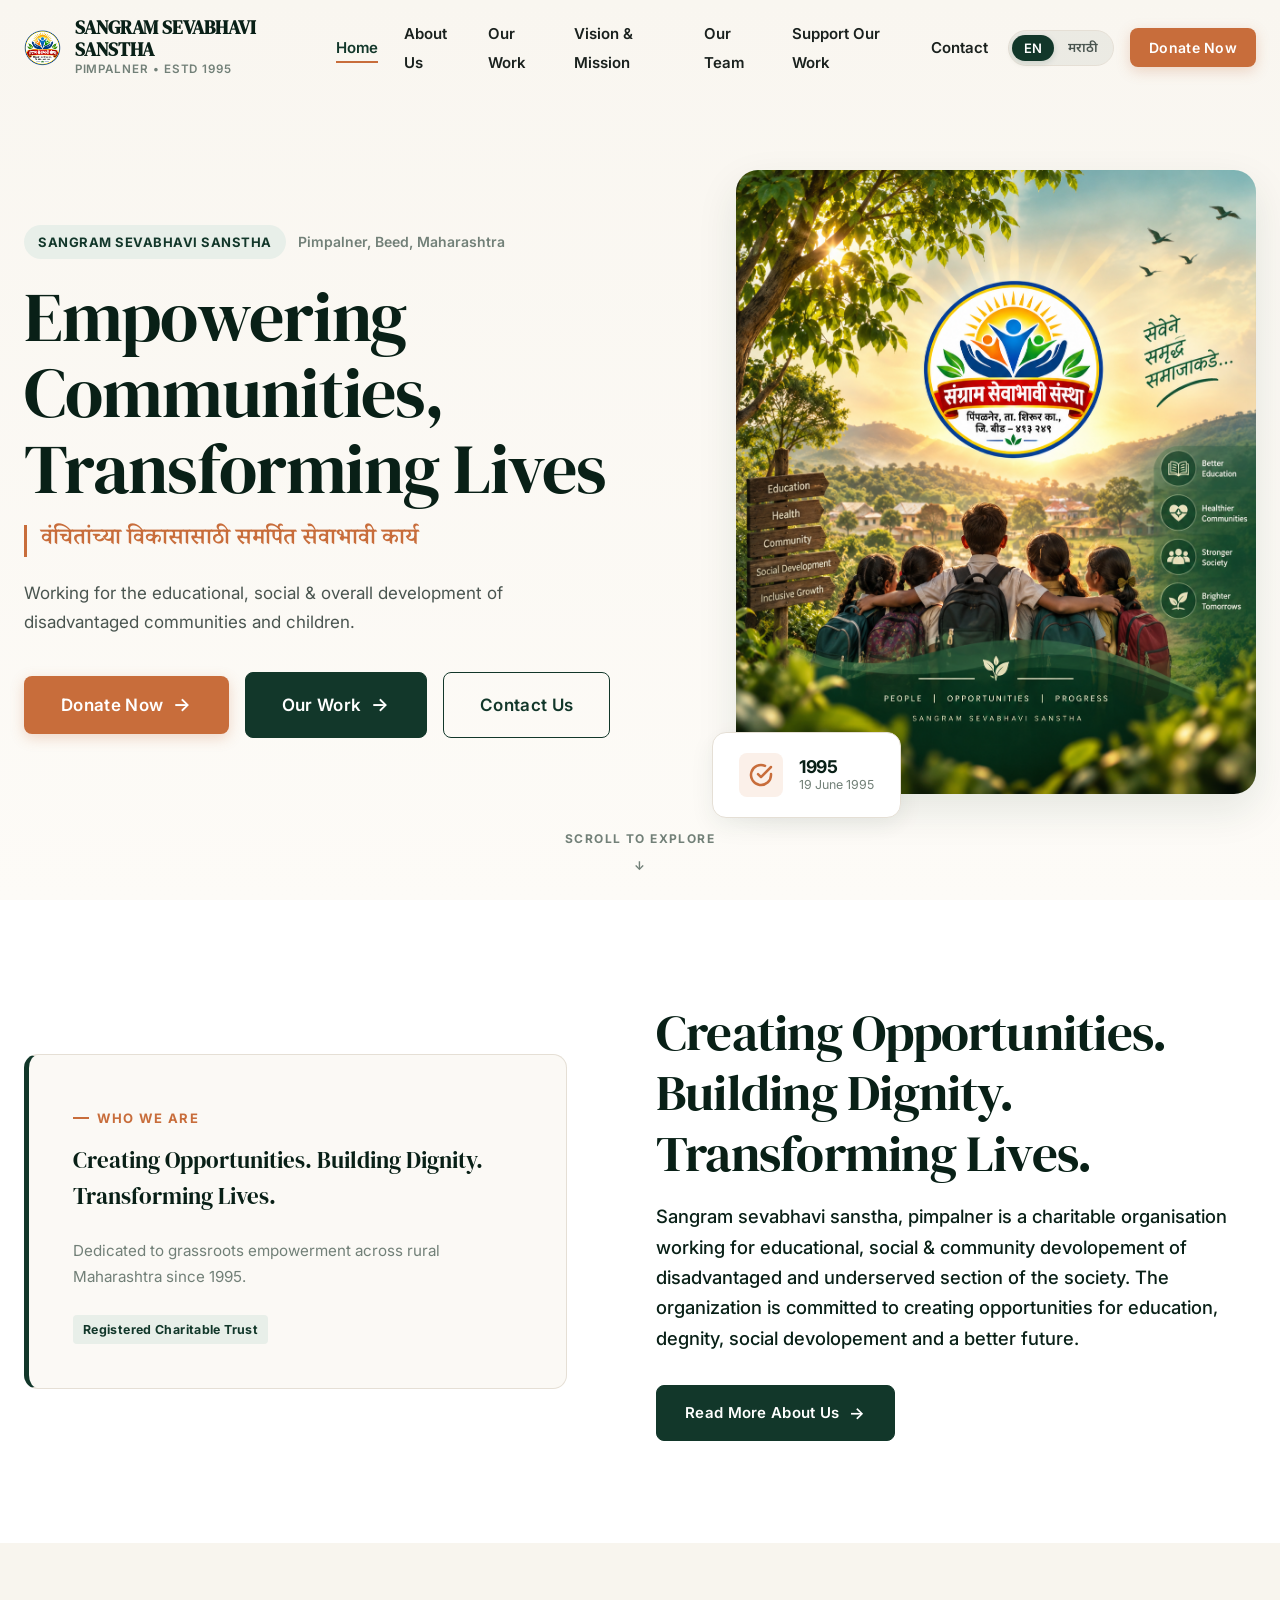
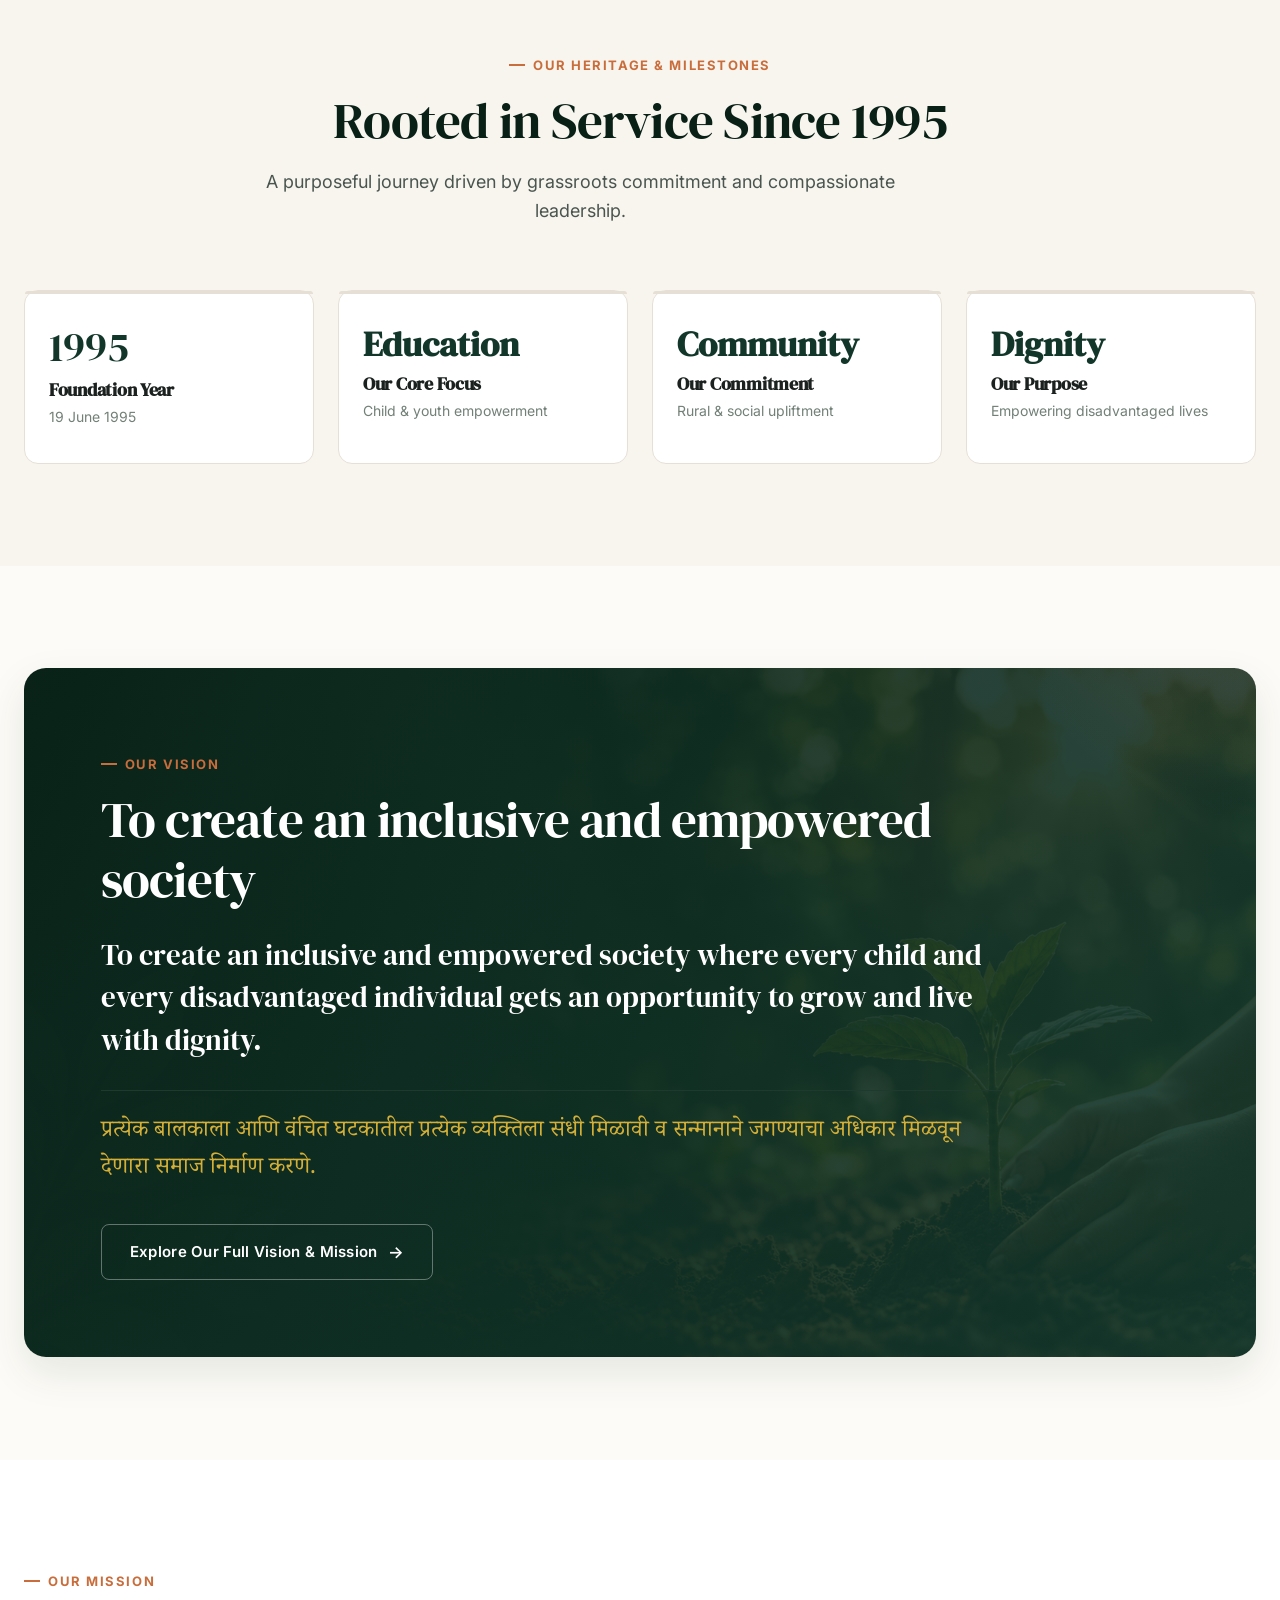
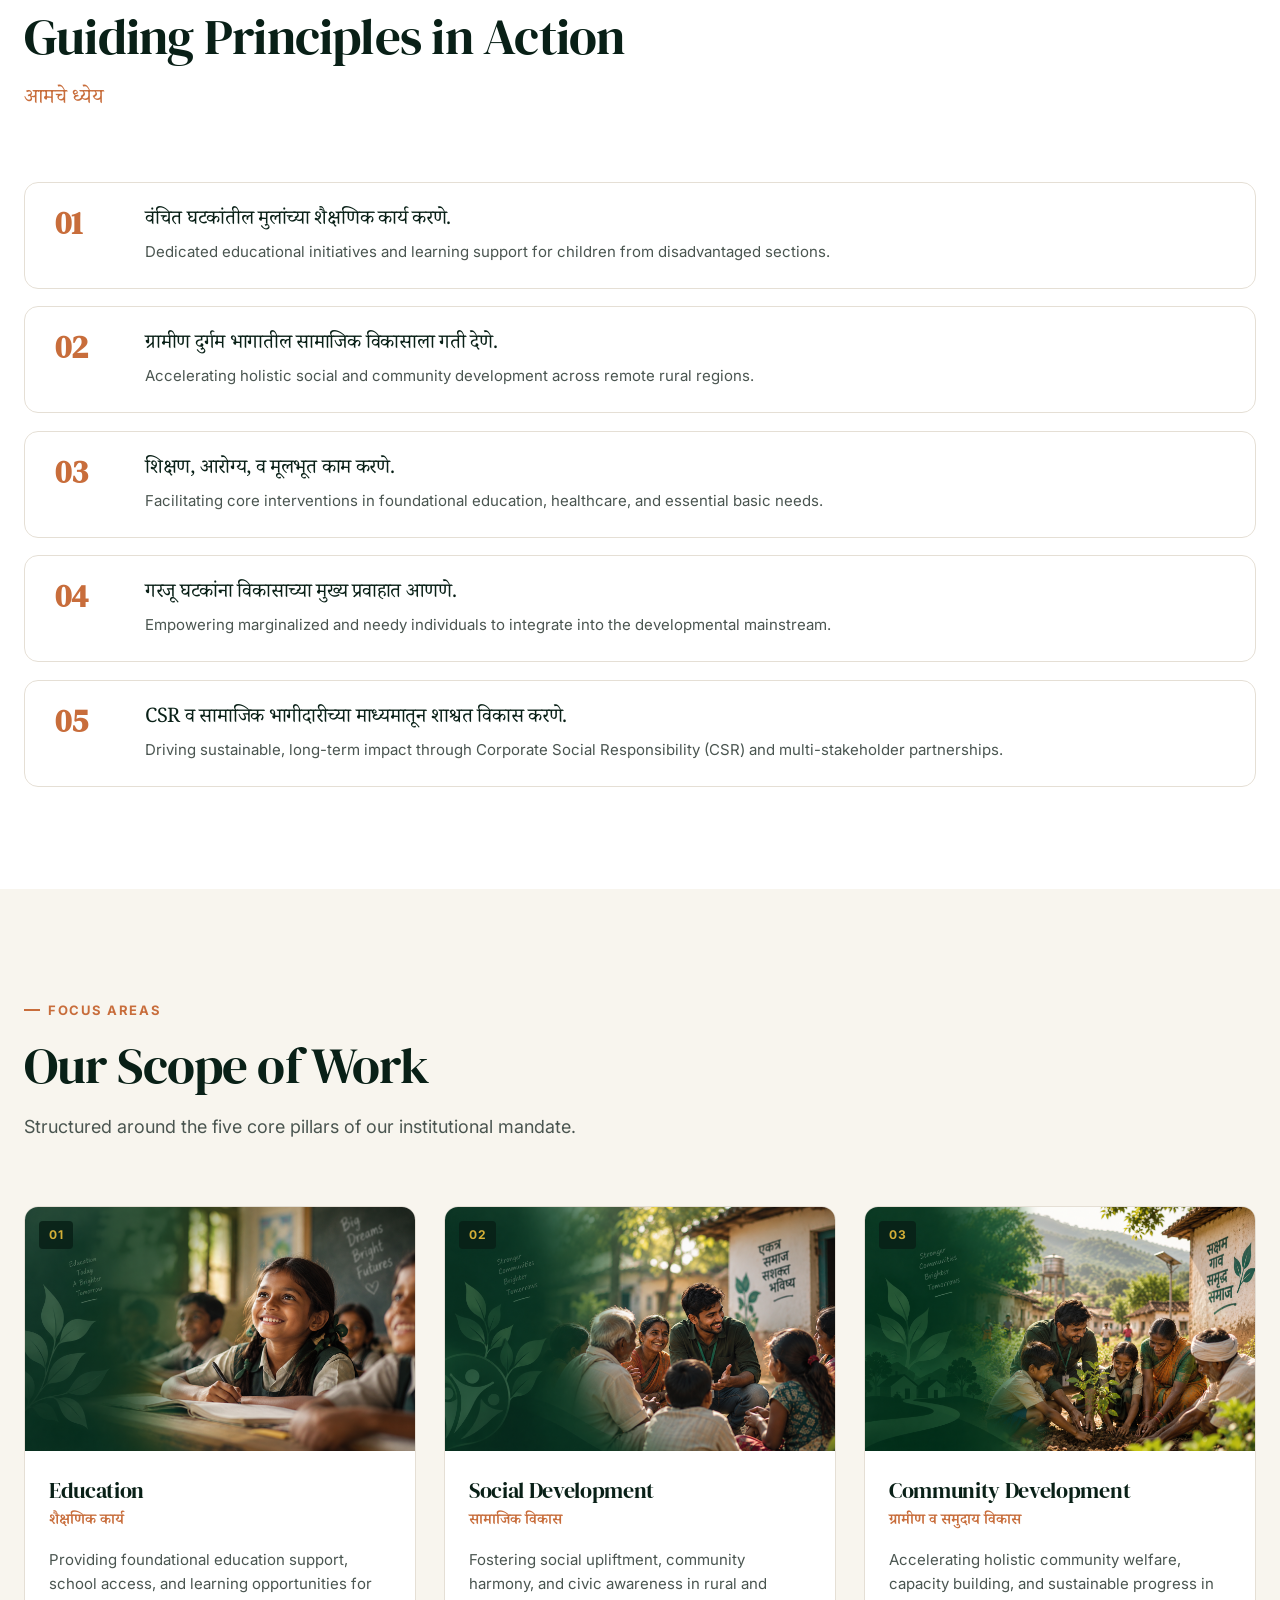
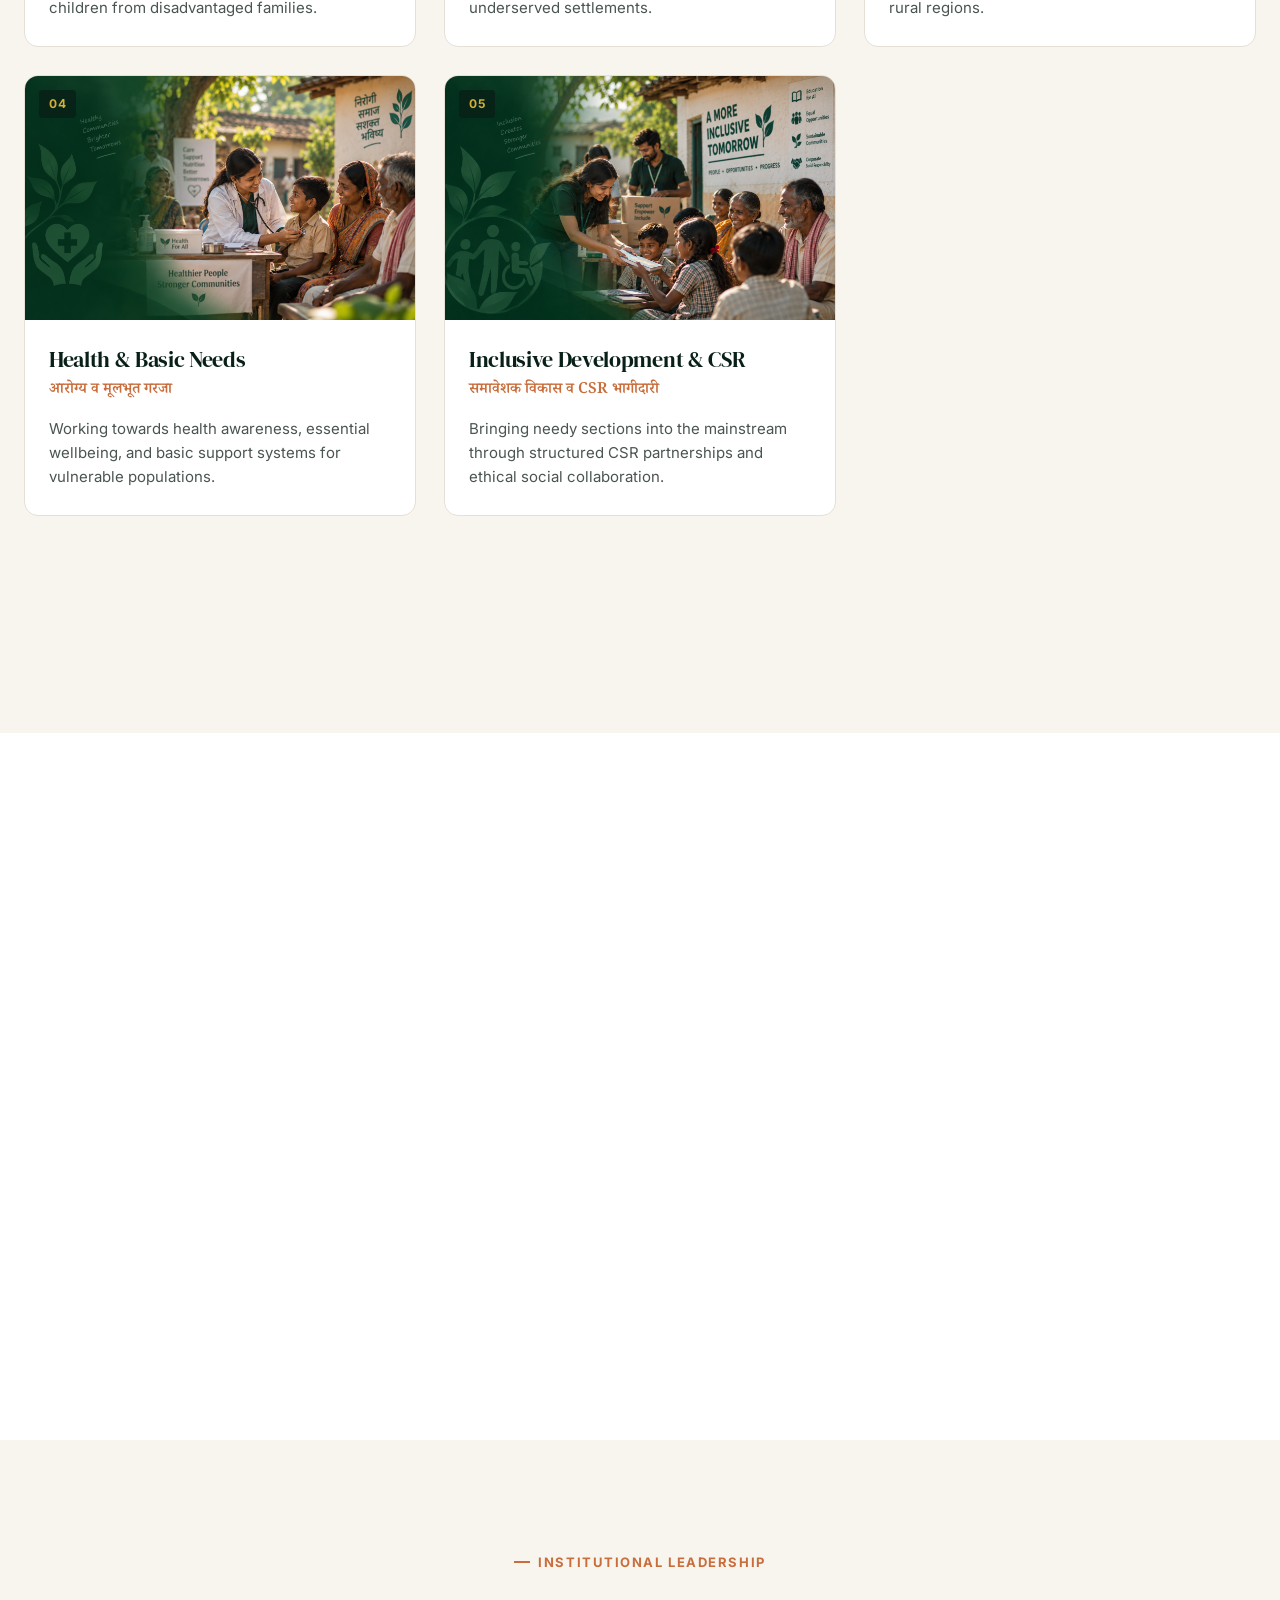
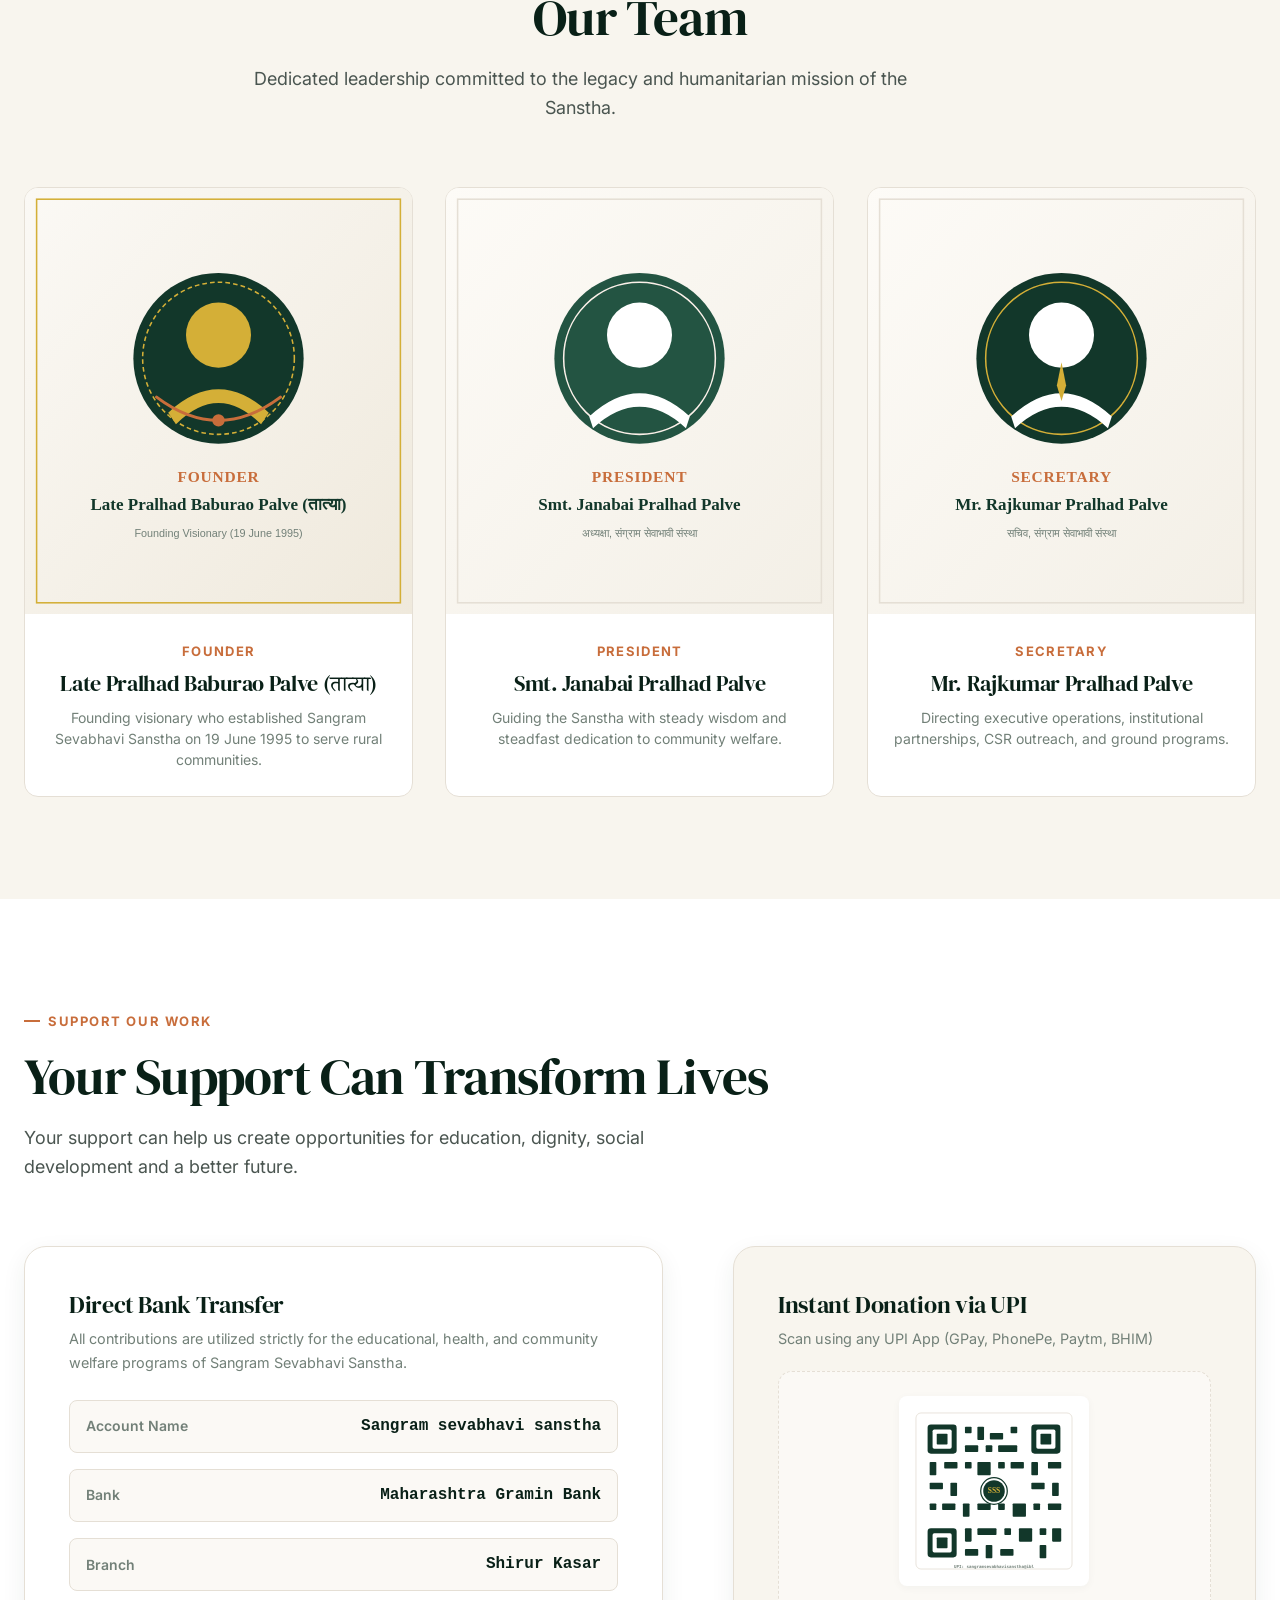
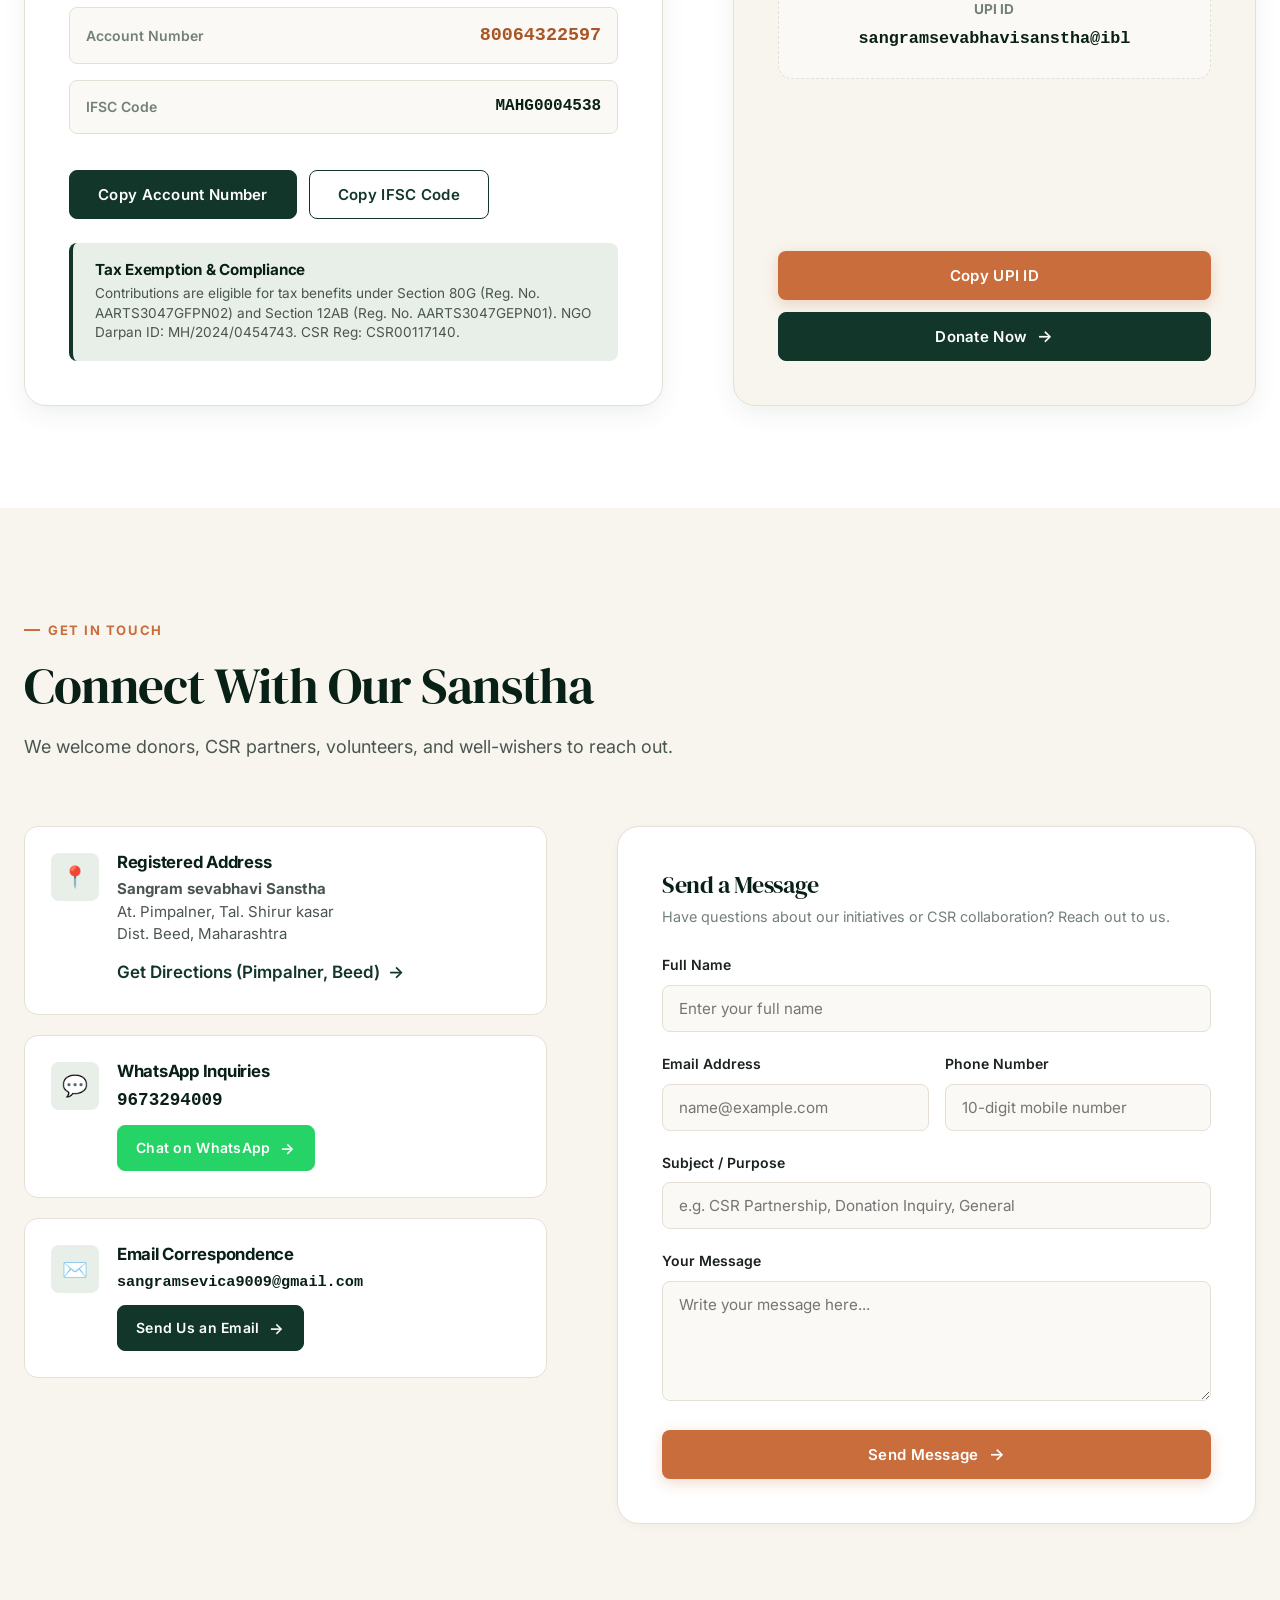
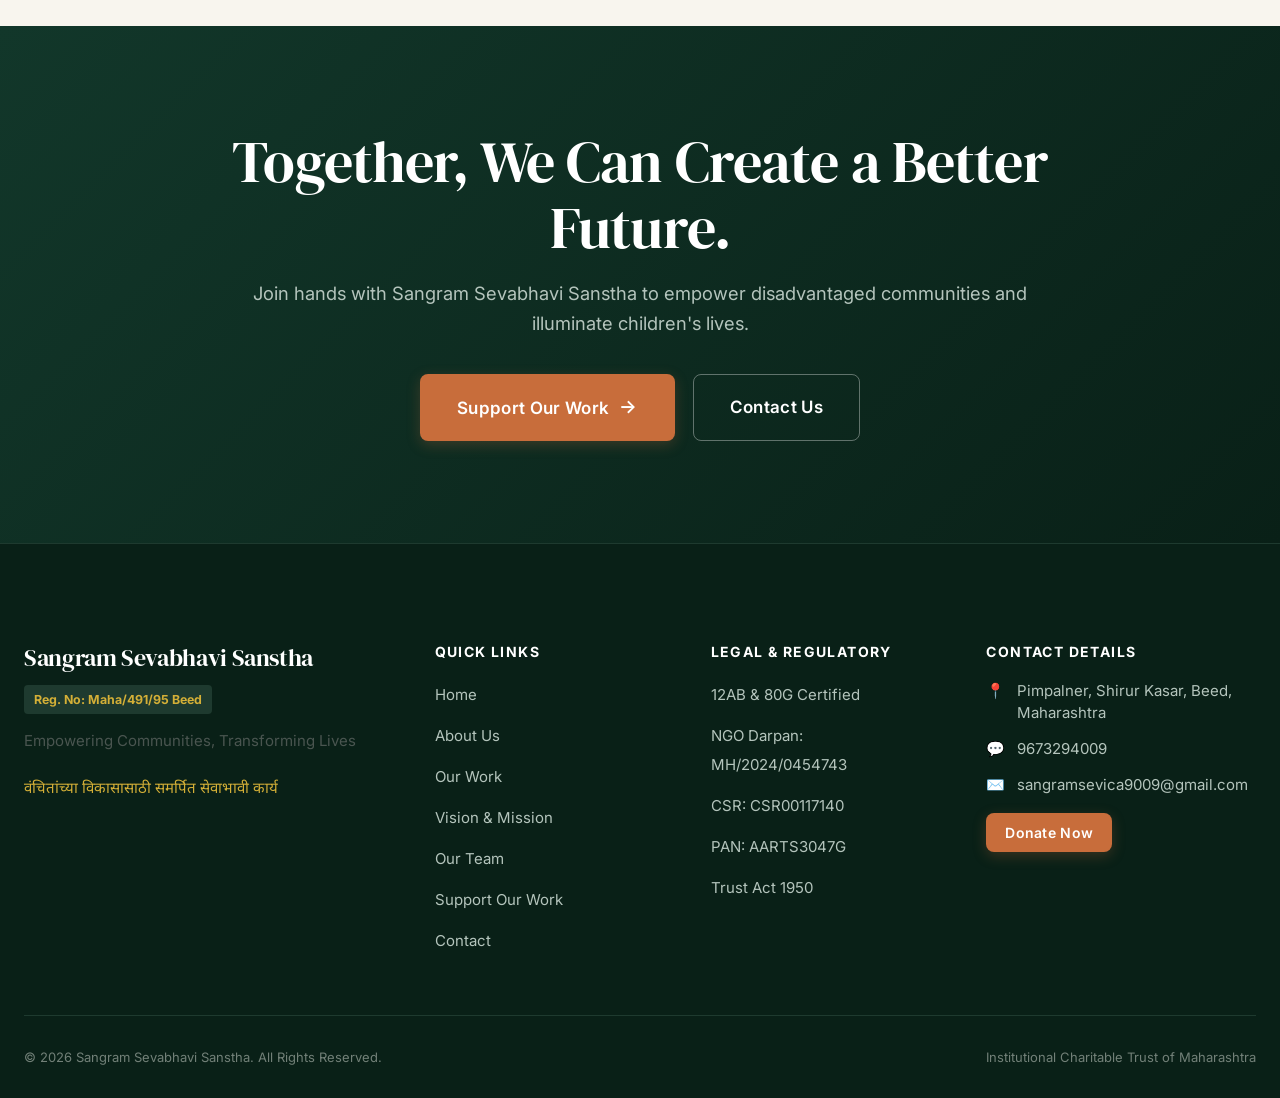
<file: index.html>
<!DOCTYPE html>
<html lang="en" dir="ltr">

<head>
  <meta charset="UTF-8">
  <meta name="viewport" content="width=device-width, initial-scale=1.0">
  <title>Sangram Sevabhavi Sanstha | Empowering Communities, Transforming Lives</title>
  <meta name="description"
    content="Sangram Sevabhavi Sanstha (Pimpalner, Beed, Maharashtra) is a registered charitable trust dedicated to the educational, social, and community development of disadvantaged communities and children.">
  <meta name="keywords"
    content="Sangram Sevabhavi Sanstha, Pimpalner, Beed, Maharashtra, NGO, Charitable Trust, Education, Rural Development, 80G, 12AB, CSR">

  <!-- Open Graph / Meta -->
  <meta property="og:type" content="website">
  <meta property="og:title" content="Sangram Sevabhavi Sanstha | Empowering Communities, Transforming Lives">
  <meta property="og:description"
    content="Working for the educational, social & overall development of disadvantaged communities and children since 1995.">
  <meta property="og:image" content="assets/images/hero/hero-community.svg">

  <!-- Favicon -->
  <link rel="icon" type="image/png" href="assets/icons/favicon.png">

  <!-- Stylesheets -->
  <link rel="stylesheet" href="css/style.css">
  <link rel="stylesheet" href="css/responsive.css">
  <link rel="stylesheet" href="css/animations.css">
</head>

<body data-page-meta="title">

  <!-- ==================== HEADER / NAVBAR ==================== -->
  <header class="site-header" id="siteHeader">
    <div class="container navbar">
      <!-- Brand Logo -->
      <a href="index.html" class="brand" aria-label="Sangram Sevabhavi Sanstha Home">
        <div class="brand-emblem">
          <img src="assets/icons/favicon.png" alt="Sangram Sanstha Logo" width="26" height="26">
        </div>
        <div class="brand-text">
          <span class="brand-title">SANGRAM SEVABHAVI SANSTHA</span>
          <span class="brand-sub">PIMPALNER • ESTD 1995</span>
        </div>
      </a>

      <!-- Desktop Navigation Menu -->
      <nav class="nav-wrapper" aria-label="Primary Navigation">
        <ul class="nav-menu">
          <li><a href="index.html" class="nav-link" data-i18n="nav.home">Home</a></li>
          <li><a href="about.html" class="nav-link" data-i18n="nav.about">About Us</a></li>
          <li><a href="work.html" class="nav-link" data-i18n="nav.work">Our Work</a></li>
          <li><a href="vision-mission.html" class="nav-link" data-i18n="nav.visionMission">Vision & Mission</a></li>
          <li><a href="team.html" class="nav-link" data-i18n="nav.team">Our Team</a></li>
          <li><a href="support.html" class="nav-link" data-i18n="nav.support">Support Our Work</a></li>
          <li><a href="contact.html" class="nav-link" data-i18n="nav.contact">Contact</a></li>
        </ul>
      </nav>

      <!-- Language Selector & Header CTA -->
      <div class="header-actions">
        <div class="lang-switcher" role="group" aria-label="Language Selector">
          <button type="button" class="lang-btn active" data-lang-btn="en" aria-pressed="true">EN</button>
          <button type="button" class="lang-btn" data-lang-btn="mr" aria-pressed="false">मराठी</button>
        </div>

        <button type="button" class="btn btn-primary btn-sm btn-donate-header" data-open-donation-modal
          data-i18n="nav.donate">
          Donate Now
        </button>

        <button type="button" class="mobile-menu-toggle" aria-label="Toggle Menu" aria-expanded="false">
          <svg width="24" height="24" viewBox="0 0 24 24" fill="none" stroke="currentColor" stroke-width="2.4" stroke-linecap="round">
            <line x1="3" y1="6" x2="21" y2="6"></line>
            <line x1="3" y1="12" x2="21" y2="12"></line>
            <line x1="3" y1="18" x2="21" y2="18"></line>
          </svg>
        </button>
      </div>
    </div>
  </header>

  <!-- Mobile Drawer Backdrop & Menu -->
  <div class="mobile-drawer-backdrop" aria-hidden="true"></div>
  <aside class="mobile-drawer" aria-label="Mobile Navigation">
    <div class="mobile-drawer-header">
      <div class="brand-text">
        <span class="brand-title">SANGRAM SEVABHAVI SANSTHA</span>
        <span class="brand-sub">PIMPALNER</span>
      </div>
      <button type="button" class="mobile-drawer-close" aria-label="Close Menu">&times;</button>
    </div>

    <!-- Mobile Language Selector -->
    <div style="margin-bottom: 20px;">
      <span
        style="font-size: 0.8rem; font-weight: 700; text-transform: uppercase; color: var(--text-muted); display: block; margin-bottom: 8px;">Select
        Language / भाषा निवडा</span>
      <div class="lang-switcher" style="width: 100%; display: flex;">
        <button type="button" class="lang-btn active" data-lang-btn="en" style="flex: 1;" aria-pressed="true">English
          (EN)</button>
        <button type="button" class="lang-btn" data-lang-btn="mr" style="flex: 1;" aria-pressed="false">मराठी
          (MR)</button>
      </div>
    </div>

    <ul class="mobile-nav-list">
      <li><a href="index.html" class="mobile-nav-link" data-i18n="nav.home">Home</a></li>
      <li><a href="about.html" class="mobile-nav-link" data-i18n="nav.about">About Us</a></li>
      <li><a href="work.html" class="mobile-nav-link" data-i18n="nav.work">Our Work</a></li>
      <li><a href="vision-mission.html" class="mobile-nav-link" data-i18n="nav.visionMission">Vision & Mission</a></li>
      <li><a href="team.html" class="mobile-nav-link" data-i18n="nav.team">Our Team</a></li>
      <li><a href="support.html" class="mobile-nav-link" data-i18n="nav.support">Support Our Work</a></li>
      <li><a href="contact.html" class="mobile-nav-link" data-i18n="nav.contact">Contact</a></li>
    </ul>

    <button type="button" class="btn btn-primary" data-open-donation-modal style="width: 100%;" data-i18n="nav.donate">
      Donate Now
    </button>
  </aside>

  <main>
    <!-- ==================== 01. HERO SECTION ==================== -->
    <section class="hero" id="home">
      <div class="container">
        <div class="hero-grid">
          <!-- Hero Copy -->
          <div class="hero-content reveal">
            <div class="hero-eyebrow-wrapper">
              <span class="hero-badge badge-pulse" data-i18n="hero.eyebrow">Sangram Sevabhavi Sanstha</span>
              <span class="hero-location" data-i18n="hero.location">Pimpalner, Beed, Maharashtra</span>
            </div>

            <h1 class="hero-title" data-i18n="hero.title">Empowering Communities, Transforming Lives</h1>

            <div class="hero-marathi-tagline" data-i18n="hero.marathiTagline">
              "वंचितांच्या विकासासाठी समर्पित सेवाभावी कार्य"
            </div>

            <p class="hero-description" data-i18n="hero.tagline">
              Working for the educational, social & overall development of disadvantaged communities and children.
            </p>

            <div class="hero-actions">
              <button type="button" class="btn btn-primary btn-lg" data-open-donation-modal>
                <span data-i18n="hero.donate">Donate Now</span>
                <span class="arrow-icon" aria-hidden="true">→</span>
              </button>
              <a href="work.html" class="btn btn-secondary btn-lg">
                <span data-i18n="hero.work">Our Work</span>
                <span class="arrow-icon" aria-hidden="true">→</span>
              </a>
              <a href="contact.html" class="btn btn-outline btn-lg">
                <span data-i18n="hero.contact">Contact Us</span>
              </a>
            </div>
          </div>

          <!-- Hero Media Visual -->
          <div class="hero-media reveal reveal-delay-2">
            <div class="hero-image-container editorial-image-frame">
              <img src="assets/images/hero/hero-community.png" alt="Community Empowerment and Education"
                data-i18n-alt="hero.title" width="800" height="960">
            </div>

            <!-- Floating Badge Card -->
            <div class="hero-floating-card">
              <div class="hero-floating-icon">
                <svg width="24" height="24" viewBox="0 0 24 24" fill="none" stroke="#C86D3B" stroke-width="2.5" stroke-linecap="round" stroke-linejoin="round">
                  <path d="M22 11.08V12a10 10 0 1 1-5.93-9.14"></path>
                  <polyline points="22 4 12 14.01 9 11.01"></polyline>
                </svg>
              </div>
              <div class="hero-floating-text">
                <h4 data-count-target="1995">1995</h4>
                <p data-i18n="journey.stat1Sub">19 June 1995 • Foundation</p>
              </div>
            </div>
          </div>
        </div>
      </div>

      <a href="#intro" class="scroll-indicator" aria-label="Scroll to introduction">
        <span data-i18n="hero.scroll">Scroll to explore</span>
        <span class="scroll-arrow">↓</span>
      </a>
    </section>

    <!-- ==================== 02. INTRODUCTION / WHO WE ARE ==================== -->
    <section class="section section--surface" id="intro">
      <div class="container">
        <div class="intro-grid">
          <!-- Left Visual Block -->
          <div class="editorial-quote-box reveal">
            <span class="section-eyebrow" data-i18n="intro.eyebrow">Who We Are</span>
            <blockquote class="editorial-quote-text" data-i18n="intro.heading">
              "Creating Opportunities. Building Dignity. Transforming Lives."
            </blockquote>
            <p style="font-size: 0.95rem; color: var(--text-muted); margin-bottom: 24px;" data-i18n="intro.subText">
              Dedicated to grassroots empowerment across rural Maharashtra since 1995.
            </p>
            <div class="compliance-badge" data-i18n="intro.badge">
              Registered Charitable Trust
            </div>
          </div>

          <!-- Right Content Story -->
          <div class="reveal reveal-delay-2">
            <h2 class="section-title" data-i18n="intro.heading">Creating Opportunities. Building Dignity. Transforming
              Lives.</h2>

            <p class="large-p" style="color: var(--primary-dark); font-weight: 500; margin-bottom: 20px;"
              data-i18n="intro.text">
              Sangram sevabhavi sanstha, pimpalner is a charitable organisation working for educational, social &
              community devolopement of disadvantaged and underserved section of the society. The organization is
              committed to creating opportunities for education, degnity, social devolopement and a better future.
            </p>

            <div style="margin-top: 32px;">
              <a href="about.html" class="btn btn-secondary">
                <span data-i18n="intro.readMore">Read More About Us</span>
                <span class="arrow-icon" aria-hidden="true">→</span>
              </a>
            </div>
          </div>
        </div>
      </div>
    </section>

    <!-- ==================== 03. OUR JOURNEY (MILESTONES) ==================== -->
    <section class="section section--warm" id="journey">
      <div class="container">
        <div class="section-header section-header--center reveal">
          <span class="section-eyebrow" data-i18n="journey.eyebrow">Our Heritage & Milestones</span>
          <h2 class="section-title" data-i18n="journey.heading">Rooted in Service Since 1995</h2>
          <p class="section-subtitle" data-i18n="journey.tagline">A purposeful journey driven by grassroots commitment
            and compassionate leadership.</p>
        </div>

        <div class="journey-grid">
          <!-- Card 1 -->
          <div class="journey-card reveal reveal-delay-1">
            <span class="journey-number" data-i18n="journey.stat1Number">1995</span>
            <h3 class="journey-label" data-i18n="journey.stat1Label">Foundation Year</h3>
            <p class="journey-sub" data-i18n="journey.stat1Sub">19 June 1995</p>
          </div>

          <!-- Card 2 -->
          <div class="journey-card reveal reveal-delay-2">
            <span class="journey-number" style="font-size: 2.2rem; font-weight: bold;"
              data-i18n="journey.stat2Number">Education</span>
            <h3 class="journey-label" data-i18n="journey.stat2Label">Our Core Focus</h3>
            <p class="journey-sub" data-i18n="journey.stat2Sub">Child & youth empowerment</p>
          </div>

          <!-- Card 3 -->
          <div class="journey-card reveal reveal-delay-3">
            <span class="journey-number" style="font-size: 2.2rem; font-weight: bold;"
              data-i18n="journey.stat3Number">Community</span>
            <h3 class="journey-label" data-i18n="journey.stat3Label">Our Commitment</h3>
            <p class="journey-sub" data-i18n="journey.stat3Sub">Rural & social upliftment</p>
          </div>

          <!-- Card 4 -->
          <div class="journey-card reveal reveal-delay-4">
            <span class="journey-number" style="font-size: 2.2rem; font-weight: bold;"
              data-i18n="journey.stat4Number">Dignity</span>
            <h3 class="journey-label" data-i18n="journey.stat4Label">Our Purpose</h3>
            <p class="journey-sub" data-i18n="journey.stat4Sub">Empowering disadvantaged lives</p>
          </div>
        </div>
      </div>
    </section>

    <!-- ==================== 04. OUR VISION ==================== -->
    <section class="section" id="vision">
      <div class="container">
        <div class="vision-banner reveal">
          <div class="vision-banner-content">
            <span class="section-eyebrow" data-i18n="vision.eyebrow">Our Vision</span>
            <h2 class="section-title" style="color: var(--white); margin-bottom: 24px;" data-i18n="vision.heading">
              To create an inclusive and empowered society
            </h2>

            <!-- English Quote -->
            <p class="vision-quote-en" data-i18n="vision.englishQuote">
              "To create an inclusive and empowered society where every child and every disadvantaged individual gets an
              opportunity to grow and live with dignity."
            </p>

            <!-- Exact Marathi Quote -->
            <p class="vision-quote-mr" data-i18n="vision.marathiQuote">
              "प्रत्येक बालकाला आणि वंचित घटकातील प्रत्येक व्यक्तिला संधी मिळावी व सन्मानाने जगण्याचा अधिकार मिळवून
              देणारा समाज निर्माण करणे."
            </p>

            <div style="margin-top: 36px;">
              <a href="vision-mission.html" class="btn btn-outline-light">
                <span data-i18n="vision.readMoreBtn">Explore Our Full Vision & Mission</span>
                <span class="arrow-icon" aria-hidden="true">→</span>
              </a>
            </div>
          </div>
        </div>
      </div>
    </section>

    <!-- ==================== 05. OUR MISSION ==================== -->
    <section class="section section--surface" id="mission">
      <div class="container">
        <div class="section-header reveal">
          <span class="section-eyebrow" data-i18n="mission.eyebrow">Our Mission</span>
          <h2 class="section-title" data-i18n="mission.heading">Guiding Principles in Action</h2>
          <p class="section-subtitle"
            style="font-family: var(--font-devanagari-serif); font-size: 1.3rem; color: var(--accent);"
            data-i18n="mission.marathiHeading">
            आमचे ध्येय
          </p>
        </div>

        <div class="mission-list">
          <!-- Item 01 -->
          <div class="mission-item reveal reveal-delay-1">
            <div class="mission-item-num" data-i18n="mission.item1Number">01</div>
            <div class="mission-item-content">
              <h4 data-i18n="mission.item1Text">वंचित घटकांतील मुलांच्या शैक्षणिक कार्य करणे.</h4>
              <p data-i18n="mission.item1En">Dedicated educational initiatives and learning support for children from
                disadvantaged sections.</p>
            </div>
          </div>

          <!-- Item 02 -->
          <div class="mission-item reveal reveal-delay-2">
            <div class="mission-item-num" data-i18n="mission.item2Number">02</div>
            <div class="mission-item-content">
              <h4 data-i18n="mission.item2Text">ग्रामीण दुर्गम भागातील सामाजिक विकासाला गती देणे.</h4>
              <p data-i18n="mission.item2En">Accelerating holistic social and community development across remote rural
                regions.</p>
            </div>
          </div>

          <!-- Item 03 -->
          <div class="mission-item reveal reveal-delay-3">
            <div class="mission-item-num" data-i18n="mission.item3Number">03</div>
            <div class="mission-item-content">
              <h4 data-i18n="mission.item3Text">शिक्षण, आरोग्य, व मूलभूत काम करणे.</h4>
              <p data-i18n="mission.item3En">Facilitating core interventions in foundational education, healthcare, and
                essential basic needs.</p>
            </div>
          </div>

          <!-- Item 04 -->
          <div class="mission-item reveal reveal-delay-4">
            <div class="mission-item-num" data-i18n="mission.item4Number">04</div>
            <div class="mission-item-content">
              <h4 data-i18n="mission.item4Text">गरजू घटकांना विकासाच्या मुख्य प्रवाहात आणणे.</h4>
              <p data-i18n="mission.item4En">Empowering marginalized and needy individuals to integrate into the
                developmental mainstream.</p>
            </div>
          </div>

          <!-- Item 05 -->
          <div class="mission-item reveal reveal-delay-5">
            <div class="mission-item-num" data-i18n="mission.item5Number">05</div>
            <div class="mission-item-content">
              <h4 data-i18n="mission.item5Text">CSR व सामाजिक भागीदारीच्या माध्यमातून शाश्वत विकास करणे.</h4>
              <p data-i18n="mission.item5En">Driving sustainable, long-term impact through Corporate Social
                Responsibility (CSR) and multi-stakeholder partnerships.</p>
            </div>
          </div>
        </div>
      </div>
    </section>

    <!-- ==================== 06. OUR WORK (FOCUS AREAS) ==================== -->
    <section class="section section--warm" id="work">
      <div class="container">
        <div class="section-header reveal">
          <span class="section-eyebrow" data-i18n="work.eyebrow">Focus Areas</span>
          <h2 class="section-title" data-i18n="work.heading">Our Scope of Work</h2>
          <p class="section-subtitle" data-i18n="work.subheading">
            Structured around the five core pillars of our institutional mandate.
          </p>
        </div>

        <div class="work-grid">
          <!-- Area 1: Education -->
          <div class="work-card reveal reveal-delay-1">
            <div class="work-card-media">
              <img src="assets/images/Focus Areas/Education.png" alt="Education Focus Area"
                data-i18n-alt="work.area1Title" width="600" height="400">
              <span class="work-card-badge">01</span>
            </div>
            <div class="work-card-body">
              <h3 class="work-card-title" data-i18n="work.area1Title">Education</h3>
              <div class="work-card-marathi" data-i18n="work.area1Marathi">शैक्षणिक कार्य</div>
              <p class="work-card-desc" data-i18n="work.area1Desc">Providing foundational education support, school
                access, and learning opportunities for children from disadvantaged families.</p>
            </div>
          </div>

          <!-- Area 2: Social Development -->
          <div class="work-card reveal reveal-delay-2">
            <div class="work-card-media">
              <img src="assets/images/Focus Areas/Social Development.png" alt="Social Development Focus Area"
                data-i18n-alt="work.area2Title" width="600" height="400">
              <span class="work-card-badge">02</span>
            </div>
            <div class="work-card-body">
              <h3 class="work-card-title" data-i18n="work.area2Title">Social Development</h3>
              <div class="work-card-marathi" data-i18n="work.area2Marathi">सामाजिक विकास</div>
              <p class="work-card-desc" data-i18n="work.area2Desc">Fostering social upliftment, community harmony, and
                civic awareness in rural and underserved settlements.</p>
            </div>
          </div>

          <!-- Area 3: Community Development -->
          <div class="work-card reveal reveal-delay-3">
            <div class="work-card-media">
              <img src="assets/images/Focus Areas/Community Development.png" alt="Community Development Focus Area"
                data-i18n-alt="work.area3Title" width="600" height="400">
              <span class="work-card-badge">03</span>
            </div>
            <div class="work-card-body">
              <h3 class="work-card-title" data-i18n="work.area3Title">Community Development</h3>
              <div class="work-card-marathi" data-i18n="work.area3Marathi">ग्रामीण व समुदाय विकास</div>
              <p class="work-card-desc" data-i18n="work.area3Desc">Accelerating holistic community welfare, capacity
                building, and sustainable progress in rural regions.</p>
            </div>
          </div>

          <!-- Area 4: Health & Basic Needs -->
          <div class="work-card reveal reveal-delay-4">
            <div class="work-card-media">
              <img src="assets/images/Focus Areas/Health & Basic Needs.png" alt="Health Focus Area"
                data-i18n-alt="work.area4Title" width="600" height="400">
              <span class="work-card-badge">04</span>
            </div>
            <div class="work-card-body">
              <h3 class="work-card-title" data-i18n="work.area4Title">Health & Basic Needs</h3>
              <div class="work-card-marathi" data-i18n="work.area4Marathi">आरोग्य व मूलभूत गरजा</div>
              <p class="work-card-desc" data-i18n="work.area4Desc">Working towards health awareness, essential
                wellbeing, and basic support systems for vulnerable populations.</p>
            </div>
          </div>

          <!-- Area 5: Inclusive Development & CSR -->
          <div class="work-card reveal reveal-delay-5">
            <div class="work-card-media">
              <img src="assets/images/Focus Areas/Inclusive Development & CSR.png" alt="CSR Focus Area"
                data-i18n-alt="work.area5Title" width="600" height="400">
              <span class="work-card-badge">05</span>
            </div>
            <div class="work-card-body">
              <h3 class="work-card-title" data-i18n="work.area5Title">Inclusive Development & CSR</h3>
              <div class="work-card-marathi" data-i18n="work.area5Marathi">समावेशक विकास व CSR भागीदारी</div>
              <p class="work-card-desc" data-i18n="work.area5Desc">Bringing needy sections into the mainstream through
                structured CSR partnerships and ethical social collaboration.</p>
            </div>
          </div>
        </div>

        <div style="text-align: center; margin-top: 48px;" class="reveal">
          <a href="work.html" class="btn btn-secondary btn-lg">
            <span data-i18n="work.viewAllBtn">View Detailed Focus Areas</span>
            <span class="arrow-icon" aria-hidden="true">→</span>
          </a>
        </div>
      </div>
    </section>

    <!-- ==================== 07. COMMUNITY & EDUCATION FEATURE ==================== -->
    <section class="section section--surface">
      <div class="container">
        <div class="split-feature">
          <div class="split-feature-content reveal">
            <span class="section-eyebrow" data-i18n="workEducation.eyebrow">Education & Community</span>
            <h2 class="section-title" data-i18n="workEducation.heading">Every Child Deserves an Opportunity.</h2>
            <blockquote
              style="font-size: 1.25rem; font-style: italic; color: var(--primary); margin-bottom: 24px; border-left: 3px solid var(--accent); padding-left: 18px;"
              data-i18n="workEducation.quote">
              "Working for the educational, social & overall development of disadvantaged communities and children."
            </blockquote>
            <p data-i18n="intro.text">
              Sangram sevabhavi sanstha, pimpalner is a charitable organisation working for educational, social &
              community devolopement of disadvantaged and underserved section of the society. The organization is
              committed to creating opportunities for education, degnity, social devolopement and a better future.
            </p>
            <div style="margin-top: 28px;">
              <a href="work.html" class="btn btn-primary">
                <span data-i18n="workEducation.cta">Explore Our Work</span>
                <span class="arrow-icon" aria-hidden="true">→</span>
              </a>
            </div>
          </div>

          <div class="split-feature-media editorial-image-frame reveal reveal-delay-2">
            <img src="assets/images/Education & Community/Education & Community.png"
              alt="Sanstha Education & Community Heritage" width="800" height="600">
          </div>
        </div>
      </div>
    </section>

    <!-- ==================== 08. OUR TEAM ==================== -->
    <section class="section section--warm" id="team">
      <div class="container">
        <div class="section-header section-header--center reveal">
          <span class="section-eyebrow" data-i18n="team.eyebrow">Institutional Leadership</span>
          <h2 class="section-title" data-i18n="team.heading">Our Team</h2>
          <p class="section-subtitle" data-i18n="team.subheading">
            Dedicated leadership committed to the legacy and humanitarian mission of the Sanstha.
          </p>
        </div>

        <div class="team-grid">
          <!-- Founder -->
          <div class="team-card reveal reveal-delay-1">
            <div class="team-card-media">
              <img src="assets/images/team/founder.svg" alt="Late Pralhad Baburao Palve (तात्या)"
                data-i18n-alt="team.founderName" width="500" height="550">
            </div>
            <div class="team-card-body">
              <span class="team-card-role" data-i18n="team.founderRole">Founder</span>
              <h3 class="team-card-name" data-i18n="team.founderName">Late Pralhad Baburao Palve (तात्या)</h3>
              <p class="team-card-note" data-i18n="team.founderNote">Founding visionary who established Sangram
                Sevabhavi Sanstha on 19 June 1995 to serve rural communities.</p>
            </div>
          </div>

          <!-- President -->
          <div class="team-card reveal reveal-delay-2">
            <div class="team-card-media">
              <img src="assets/images/team/president.svg" alt="Smt. Janabai Pralhad Palve"
                data-i18n-alt="team.presidentName" width="500" height="550">
            </div>
            <div class="team-card-body">
              <span class="team-card-role" data-i18n="team.presidentRole">President</span>
              <h3 class="team-card-name" data-i18n="team.presidentName">Smt. Janabai Pralhad Palve</h3>
              <p class="team-card-note" data-i18n="team.presidentNote">Guiding the Sanstha with steady wisdom and
                steadfast dedication to community welfare.</p>
            </div>
          </div>

          <!-- Secretary -->
          <div class="team-card reveal reveal-delay-3">
            <div class="team-card-media">
              <img src="assets/images/team/secretary.svg" alt="Mr. Rajkumar Pralhad Palve"
                data-i18n-alt="team.secretaryName" width="500" height="550">
            </div>
            <div class="team-card-body">
              <span class="team-card-role" data-i18n="team.secretaryRole">Secretary</span>
              <h3 class="team-card-name" data-i18n="team.secretaryName">Mr. Rajkumar Pralhad Palve</h3>
              <p class="team-card-note" data-i18n="team.secretaryNote">Directing executive operations, institutional
                partnerships, CSR outreach, and ground programs.</p>
            </div>
          </div>
        </div>
      </div>
    </section>

    <!-- ==================== 09. SUPPORT OUR WORK / DONATION ==================== -->
    <section class="section section--surface" id="support">
      <div class="container">
        <div class="section-header reveal">
          <span class="section-eyebrow" data-i18n="support.eyebrow">Support Our Work</span>
          <h2 class="section-title" data-i18n="support.heading">Your Support Can Transform Lives</h2>
          <p class="section-subtitle" data-i18n="support.message">
            Your support can help us create opportunities for education, dignity, social development and a better
            future.
          </p>
        </div>

        <div class="donation-layout">
          <!-- Direct Bank Transfer Details -->
          <div class="donation-card reveal">
            <div>
              <h3 style="font-size: 1.5rem; color: var(--primary-dark); margin-bottom: 8px;"
                data-i18n="support.directTransferTitle">Direct Bank Transfer</h3>
              <p style="font-size: 0.9rem; color: var(--text-muted);" data-i18n="support.transparencyNote">All
                contributions are utilized strictly for educational and community welfare programs.</p>

              <div class="donation-field-group">
                <div class="donation-field">
                  <span class="donation-field-label" data-i18n="support.acNameLabel">Account Name</span>
                  <span class="donation-field-value" data-i18n="support.acNameValue">Sangram sevabhavi sanstha</span>
                </div>

                <div class="donation-field">
                  <span class="donation-field-label" data-i18n="support.bankLabel">Bank</span>
                  <span class="donation-field-value" data-i18n="support.bankValue">Maharashtra Gramin Bank</span>
                </div>

                <div class="donation-field">
                  <span class="donation-field-label" data-i18n="support.branchLabel">Branch</span>
                  <span class="donation-field-value" data-i18n="support.branchValue">Shirur Kasar</span>
                </div>

                <div class="donation-field">
                  <span class="donation-field-label" data-i18n="support.acNoLabel">Account Number</span>
                  <span class="donation-field-value" style="font-size: 1.15rem; color: var(--accent-dark);"
                    data-i18n="support.acNoValue">80064322597</span>
                </div>

                <div class="donation-field">
                  <span class="donation-field-label" data-i18n="support.ifscLabel">IFSC Code</span>
                  <span class="donation-field-value" data-i18n="support.ifscValue">MAHG0004538</span>
                </div>
              </div>
            </div>

            <div style="display: flex; gap: 12px; flex-wrap: wrap; margin-top: 12px;">
              <button type="button" class="btn btn-secondary" data-copy-target="80064322597">
                <span data-i18n="support.copyAcBtn">Copy Account Number</span>
              </button>
              <button type="button" class="btn btn-outline" data-copy-target="MAHG0004538">
                <span>Copy IFSC Code</span>
              </button>
            </div>

            <div class="tax-benefit-banner">
              <h4 data-i18n="support.taxBenefitTitle">Tax Exemption & Compliance</h4>
              <p data-i18n="support.taxBenefitText">
                Contributions are eligible for tax benefits under Section 80G (Reg. No. AARTS3047GFPN02) and Section
                12AB (Reg. No. AARTS3047GEPN01). NGO Darpan ID: MH/2024/0454743. CSR Reg: CSR00117140.
              </p>
            </div>
          </div>

          <!-- UPI and QR Code Card -->
          <div class="donation-card reveal reveal-delay-2" style="background-color: var(--surface-warm);">
            <div>
              <h3 style="font-size: 1.5rem; color: var(--primary-dark); margin-bottom: 8px;"
                data-i18n="support.upiTitle">Instant Donation via UPI</h3>
              <p style="font-size: 0.9rem; color: var(--text-muted);" data-i18n="modal.scanHelp">Scan using any UPI App
                (GPay, PhonePe, Paytm, BHIM)</p>

              <div class="qr-box">
                <div class="qr-image">
                  <img src="assets/images/donation/donation-qr.svg" alt="Sangram Sevabhavi Sanstha Donation UPI QR Code"
                    width="190" height="190">
                </div>
                <span style="font-size: 0.85rem; font-weight: 700; color: var(--text-muted); margin-bottom: 4px;"
                  data-i18n="support.upiLabel">UPI ID</span>
                <span style="font-family: monospace; font-size: 1.05rem; font-weight: 700; color: var(--primary-dark);"
                  data-i18n="support.upiValue">sangramsevabhavisanstha@ibl</span>
              </div>
            </div>

            <div style="display: flex; flex-direction: column; gap: 12px; margin-top: 12px;">
              <button type="button" class="btn btn-primary" data-copy-target="sangramsevabhavisanstha@ibl"
                style="width: 100%;">
                <span data-i18n="support.copyUpiBtn">Copy UPI ID</span>
              </button>
              <button type="button" class="btn btn-secondary" data-open-donation-modal style="width: 100%;">
                <span data-i18n="support.donateBtn">Donate Now</span>
                <span class="arrow-icon" aria-hidden="true">→</span>
              </button>
            </div>
          </div>
        </div>
      </div>
    </section>

    <!-- ==================== 10. CONTACT SECTION ==================== -->
    <section class="section section--warm" id="contact">
      <div class="container">
        <div class="section-header reveal">
          <span class="section-eyebrow" data-i18n="contact.eyebrow">Get In Touch</span>
          <h2 class="section-title" data-i18n="contact.heading">Connect With Our Sanstha</h2>
          <p class="section-subtitle" data-i18n="contact.subheading">
            We welcome donors, CSR partners, volunteers, and well-wishers to reach out.
          </p>
        </div>

        <div class="contact-layout">
          <!-- Left: Verified Contact Information Cards -->
          <div class="contact-info-cards reveal">
            <!-- Card 1: Address -->
            <div class="contact-card">
              <div class="contact-card-icon" aria-hidden="true">📍</div>
              <div class="contact-card-body">
                <h4 data-i18n="contact.addressTitle">Registered Address</h4>
                <p>
                  <strong data-i18n="contact.addressLine1">Sangram sevabhavi Sanstha</strong><br>
                  <span data-i18n="contact.addressLine2">At. Pimpalner, Tal. Shirur kasar</span><br>
                  <span data-i18n="contact.addressLine3">Dist. Beed, Maharashtra</span>
                </p>
                <a href="https://maps.google.com/?q=Pimpalner+Shirur+Kasar+Beed+Maharashtra" target="_blank"
                  rel="noopener noreferrer" class="link-arrow">
                  <span data-i18n="contact.directionsBtn">Get Directions</span>
                  <span class="arrow-icon" aria-hidden="true">→</span>
                </a>
              </div>
            </div>

            <!-- Card 2: WhatsApp -->
            <div class="contact-card">
              <div class="contact-card-icon" aria-hidden="true">💬</div>
              <div class="contact-card-body">
                <h4 data-i18n="contact.whatsappTitle">WhatsApp Inquiries</h4>
                <p style="font-family: monospace; font-size: 1.1rem; font-weight: 700; color: var(--primary-dark);"
                  data-i18n="contact.whatsappNumber">
                  9673294009
                </p>
                <a href="https://wa.me/919673294009" target="_blank" rel="noopener noreferrer"
                  class="btn btn-whatsapp btn-sm">
                  <span data-i18n="contact.whatsappBtn">Chat on WhatsApp</span>
                  <span class="arrow-icon" aria-hidden="true">→</span>
                </a>
              </div>
            </div>

            <!-- Card 3: Email -->
            <div class="contact-card">
              <div class="contact-card-icon" aria-hidden="true">✉️</div>
              <div class="contact-card-body">
                <h4 data-i18n="contact.emailTitle">Email Correspondence</h4>
                <p style="font-family: monospace; font-size: 0.95rem; font-weight: 600; color: var(--primary-dark);"
                  data-i18n="contact.emailAddress">
                  sangramsevica9009@gmail.com
                </p>
                <a href="mailto:sangramsevica9009@gmail.com" class="btn btn-secondary btn-sm">
                  <span data-i18n="contact.emailBtn">Send Us an Email</span>
                  <span class="arrow-icon" aria-hidden="true">→</span>
                </a>
              </div>
            </div>
          </div>

          <!-- Right: Interactive Inquiry Form -->
          <div class="contact-form-wrapper reveal reveal-delay-2">
            <h3 style="font-size: 1.5rem; color: var(--primary-dark); margin-bottom: 6px;"
              data-i18n="contact.formTitle">Send a Message</h3>
            <p style="font-size: 0.9rem; color: var(--text-muted); margin-bottom: 24px;"
              data-i18n="contact.formSubtitle">Have questions about our initiatives or CSR collaboration? Reach out to
              us.</p>

            <form id="contactForm" novalidate>
              <div class="form-status-message" role="alert" aria-live="polite"></div>

              <div class="form-group">
                <label for="fullName" class="form-label" data-i18n="contact.fullName">Full Name</label>
                <input type="text" id="fullName" name="name" class="form-input" placeholder="Enter your full name"
                  data-i18n-placeholder="contact.fullNamePlaceholder" required>
              </div>

              <div style="display: grid; grid-template-columns: 1fr 1fr; gap: 16px;">
                <div class="form-group">
                  <label for="emailAddr" class="form-label" data-i18n="contact.email">Email Address</label>
                  <input type="email" id="emailAddr" name="email" class="form-input" placeholder="name@example.com"
                    data-i18n-placeholder="contact.emailPlaceholder" required>
                </div>
                <div class="form-group">
                  <label for="phoneNumber" class="form-label" data-i18n="contact.phone">Phone Number</label>
                  <input type="tel" id="phoneNumber" name="phone" class="form-input"
                    placeholder="10-digit mobile number" data-i18n-placeholder="contact.phonePlaceholder" required>
                </div>
              </div>

              <div class="form-group">
                <label for="msgSubject" class="form-label" data-i18n="contact.subject">Subject / Purpose</label>
                <input type="text" id="msgSubject" name="subject" class="form-input"
                  placeholder="e.g. CSR Partnership, Donation Inquiry, General"
                  data-i18n-placeholder="contact.subjectPlaceholder">
              </div>

              <div class="form-group">
                <label for="userMessage" class="form-label" data-i18n="contact.message">Your Message</label>
                <textarea id="userMessage" name="message" class="form-textarea" placeholder="Write your message here..."
                  data-i18n-placeholder="contact.messagePlaceholder" required></textarea>
              </div>

              <button type="submit" class="btn btn-primary" style="width: 100%;">
                <span data-i18n="contact.submitBtn">Send Message</span>
                <span class="arrow-icon" aria-hidden="true">→</span>
              </button>
            </form>
          </div>
        </div>
      </div>
    </section>

    <!-- ==================== 11. FINAL CTA BANNER ==================== -->
    <section class="final-cta-section">
      <div class="container final-cta-content reveal">
        <h2 class="final-cta-title" data-i18n="finalCta.heading">Together, We Can Create a Better Future.</h2>
        <p class="final-cta-sub" data-i18n="finalCta.subheading">
          Join hands with Sangram Sevabhavi Sanstha to empower disadvantaged communities and illuminate children's
          lives.
        </p>
        <div class="final-cta-actions">
          <button type="button" class="btn btn-primary btn-lg" data-open-donation-modal>
            <span data-i18n="finalCta.supportBtn">Support Our Work</span>
            <span class="arrow-icon" aria-hidden="true">→</span>
          </button>
          <a href="contact.html" class="btn btn-outline-light btn-lg">
            <span data-i18n="finalCta.contactBtn">Contact Us</span>
          </a>
        </div>
      </div>
    </section>
  </main>

  <!-- ==================== 12. FOOTER ==================== -->
  <footer class="site-footer">
    <div class="container">
      <div class="footer-grid">
        <!-- Col 1: Brand & Tagline -->
        <div class="footer-brand">
          <h3 data-i18n="footer.orgName">Sangram Sevabhavi Sanstha</h3>
          <span class="footer-reg" data-i18n="footer.regNo">Reg. No: Maha/491/95 Beed</span>
          <div class="footer-taglines">
            <p data-i18n="footer.englishTagline">"Empowering Communities, Transforming Lives"</p>
            <p class="marathi-tag" data-i18n="footer.marathiTagline">"वंचितांच्या विकासासाठी समर्पित सेवाभावी कार्य"</p>
          </div>
        </div>

        <!-- Col 2: Navigation -->
        <div>
          <h4 class="footer-col-title" data-i18n="footer.quickLinks">Quick Links</h4>
          <ul class="footer-links">
            <li><a href="index.html" data-i18n="nav.home">Home</a></li>
            <li><a href="about.html" data-i18n="nav.about">About Us</a></li>
            <li><a href="work.html" data-i18n="nav.work">Our Work</a></li>
            <li><a href="vision-mission.html" data-i18n="nav.visionMission">Vision & Mission</a></li>
            <li><a href="team.html" data-i18n="nav.team">Our Team</a></li>
            <li><a href="support.html" data-i18n="nav.support">Support Our Work</a></li>
            <li><a href="contact.html" data-i18n="nav.contact">Contact</a></li>
          </ul>
        </div>

        <!-- Col 3: Compliance & Legal -->
        <div>
          <h4 class="footer-col-title" data-i18n="footer.legalLinks">Legal & Regulatory</h4>
          <ul class="footer-links">
            <li><a href="about.html#registration">12AB & 80G Certified</a></li>
            <li><a href="about.html#registration">NGO Darpan: MH/2024/0454743</a></li>
            <li><a href="about.html#registration">CSR: CSR00117140</a></li>
            <li><a href="about.html#registration">PAN: AARTS3047G</a></li>
            <li><a href="about.html#registration">Trust Act 1950</a></li>
          </ul>
        </div>

        <!-- Col 4: Contact & Direct Actions -->
        <div>
          <h4 class="footer-col-title" data-i18n="footer.contactInfo">Contact Details</h4>
          <div class="footer-contact-item">
            <span>📍</span>
            <span>Pimpalner, Shirur Kasar, Beed, Maharashtra</span>
          </div>
          <div class="footer-contact-item">
            <span>💬</span>
            <a href="https://wa.me/919673294009" target="_blank" rel="noopener noreferrer">9673294009</a>
          </div>
          <div class="footer-contact-item">
            <span>✉️</span>
            <a href="mailto:sangramsevica9009@gmail.com">sangramsevica9009@gmail.com</a>
          </div>
          <div style="margin-top: 18px;">
            <button type="button" class="btn btn-primary btn-sm" data-open-donation-modal data-i18n="nav.donate">
              Donate Now
            </button>
          </div>
        </div>
      </div>

      <div class="footer-bottom">
        <div>
          © <span id="currentYear">1995</span> Sangram Sevabhavi Sanstha. <span data-i18n="footer.rightsReserved">All
            Rights Reserved.</span>
        </div>
        <div data-i18n="footer.designedFor">
          Institutional Charitable Trust of Maharashtra
        </div>
      </div>
    </div>
  </footer>

  <!-- ==================== DONATION MODAL ==================== -->
  <div class="donation-modal" id="donationModal" role="dialog" aria-modal="true" aria-hidden="true"
    aria-labelledby="modalTitle">
    <div class="modal-backdrop"></div>
    <div class="modal-container">
      <button type="button" class="modal-close-btn" data-close-modal aria-label="Close Donation Dialog">&times;</button>

      <div class="modal-header">
        <h3 class="modal-title" id="modalTitle" data-i18n="modal.title">Support Our Work</h3>
        <p class="modal-subtitle" data-i18n="modal.subtitle">Make a direct contribution to Sangram Sevabhavi Sanstha</p>
      </div>

      <!-- Modal Tabs -->
      <div class="modal-tabs" role="tablist">
        <button type="button" class="modal-tab-btn active" data-tab="tabUpi" role="tab" aria-selected="true"
          data-i18n="modal.tabUpi">
          UPI / QR Code
        </button>
        <button type="button" class="modal-tab-btn" data-tab="tabBank" role="tab" aria-selected="false"
          data-i18n="modal.tabBank">
          Bank Transfer
        </button>
      </div>

      <!-- Tab Panel 1: UPI -->
      <div class="modal-tab-panel active" id="tabUpi" role="tabpanel">
        <div class="qr-box" style="margin-block: 10px;">
          <div class="qr-image">
            <img src="assets/images/donation/donation-qr.svg" alt="Donation QR Code" width="180" height="180">
          </div>
          <span style="font-size: 0.8rem; font-weight: 700; color: var(--text-muted);" data-i18n="support.upiLabel">UPI
            ID</span>
          <span style="font-family: monospace; font-size: 1.05rem; font-weight: 700; color: var(--primary-dark);"
            data-i18n="support.upiValue">sangramsevabhavisanstha@ibl</span>
        </div>

        <div style="margin-top: 16px;">
          <button type="button" class="btn btn-primary" data-copy-target="sangramsevabhavisanstha@ibl"
            style="width: 100%;">
            <span data-i18n="support.copyUpiBtn">Copy UPI ID</span>
          </button>
        </div>
      </div>

      <!-- Tab Panel 2: Bank Details -->
      <div class="modal-tab-panel" id="tabBank" role="tabpanel">
        <div class="donation-field-group" style="margin-block: 10px;">
          <div class="donation-field">
            <span class="donation-field-label" data-i18n="support.acNameLabel">Account Name</span>
            <span class="donation-field-value" data-i18n="support.acNameValue">Sangram sevabhavi sanstha</span>
          </div>
          <div class="donation-field">
            <span class="donation-field-label" data-i18n="support.bankLabel">Bank</span>
            <span class="donation-field-value" data-i18n="support.bankValue">Maharashtra Gramin Bank</span>
          </div>
          <div class="donation-field">
            <span class="donation-field-label" data-i18n="support.branchLabel">Branch</span>
            <span class="donation-field-value" data-i18n="support.branchValue">Shirur Kasar</span>
          </div>
          <div class="donation-field">
            <span class="donation-field-label" data-i18n="support.acNoLabel">Account Number</span>
            <span class="donation-field-value" style="font-size: 1.1rem; color: var(--accent-dark);"
              data-i18n="support.acNoValue">80064322597</span>
          </div>
          <div class="donation-field">
            <span class="donation-field-label" data-i18n="support.ifscLabel">IFSC Code</span>
            <span class="donation-field-value" data-i18n="support.ifscValue">MAHG0004538</span>
          </div>
        </div>

        <div style="display: flex; gap: 10px; margin-top: 16px;">
          <button type="button" class="btn btn-secondary" data-copy-target="80064322597" style="flex: 1;">
            <span data-i18n="support.copyAcBtn">Copy Account Number</span>
          </button>
          <button type="button" class="btn btn-outline" data-copy-target="MAHG0004538">
            <span>Copy IFSC</span>
          </button>
        </div>
      </div>

      <div style="margin-top: 20px; text-align: center;">
        <button type="button" class="btn btn-outline btn-sm" data-close-modal data-i18n="modal.closeBtn">
          Close Window
        </button>
      </div>
    </div>
  </div>

  <!-- Back to Top Button -->
  <button type="button" class="back-to-top" aria-label="Back to Top" title="Back to Top">
    ↑
  </button>

  <!-- ==================== JAVASCRIPT MODULES ==================== -->
  <script src="js/translations.js"></script>
  <script src="js/language.js"></script>
  <script src="js/navigation.js"></script>
  <script src="js/animations.js"></script>
  <script src="js/donation.js"></script>
  <script src="js/main.js"></script>
</body>

</html>
</file>
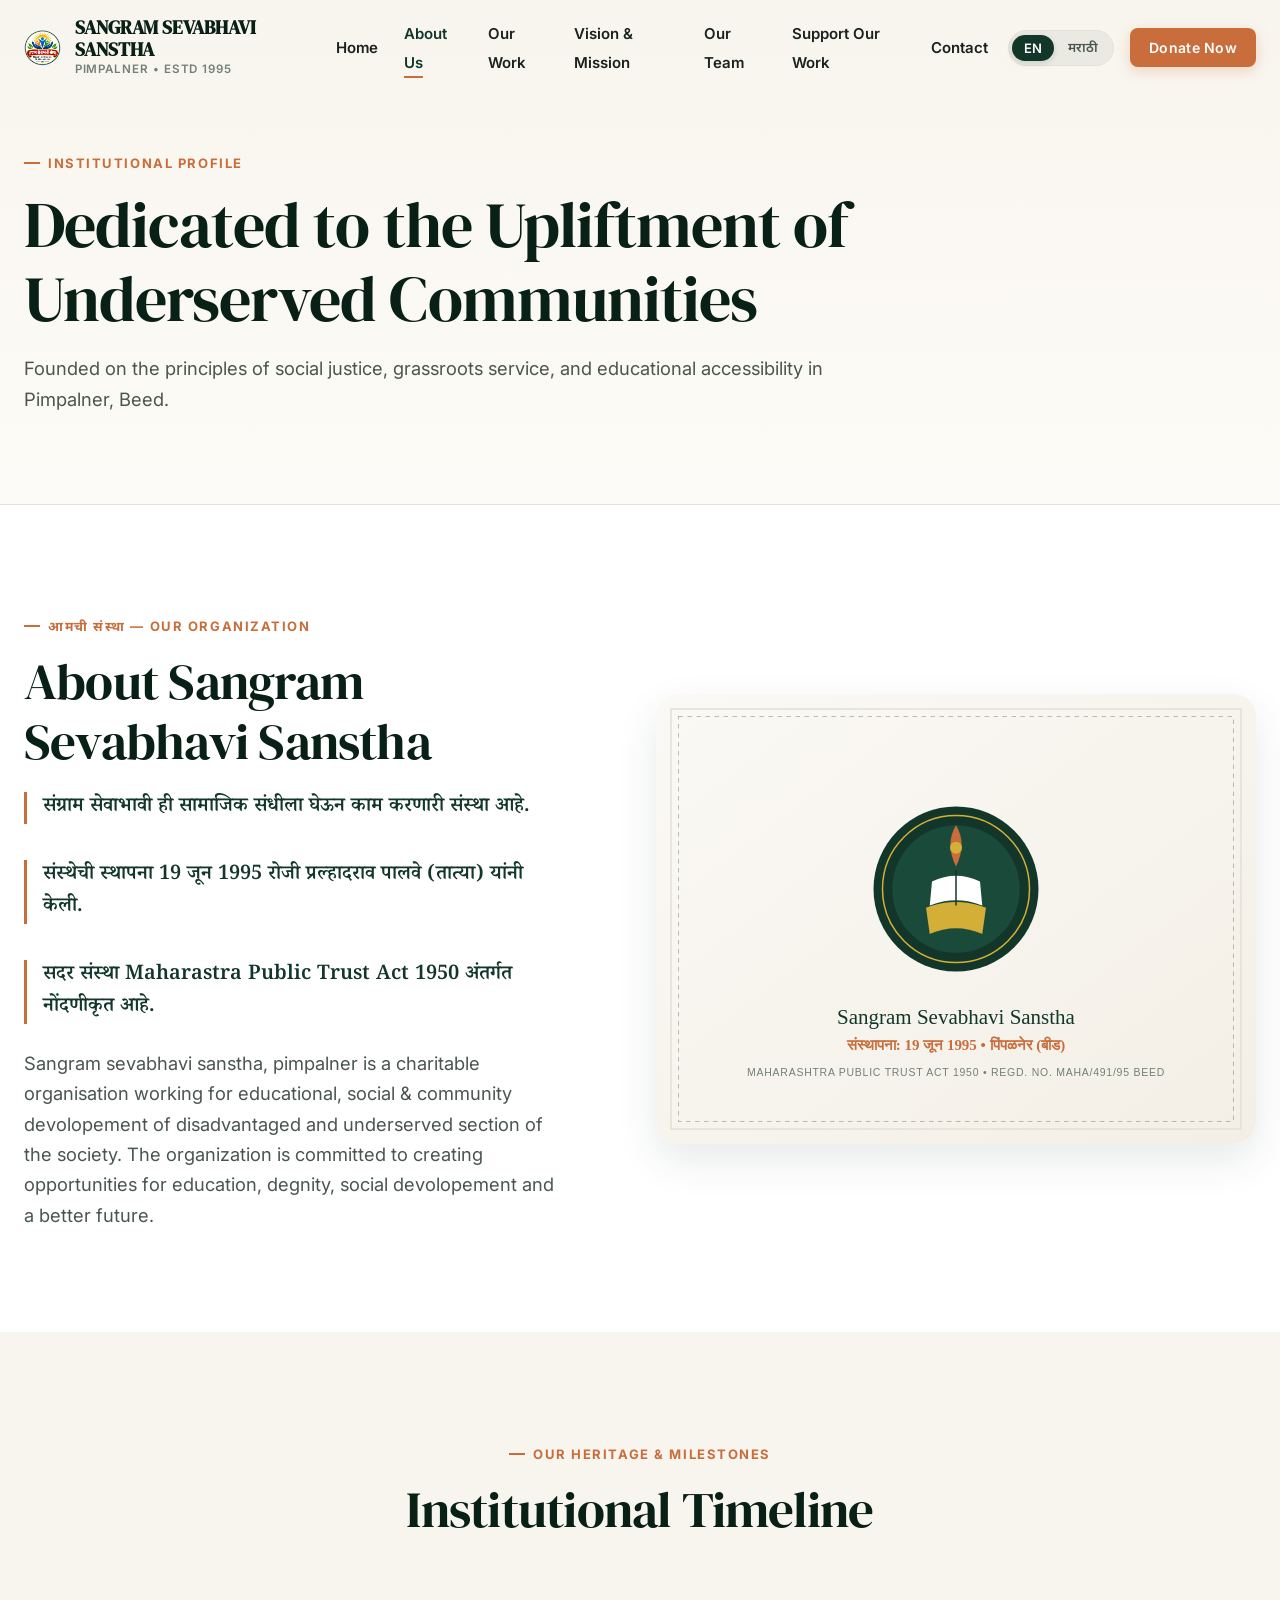
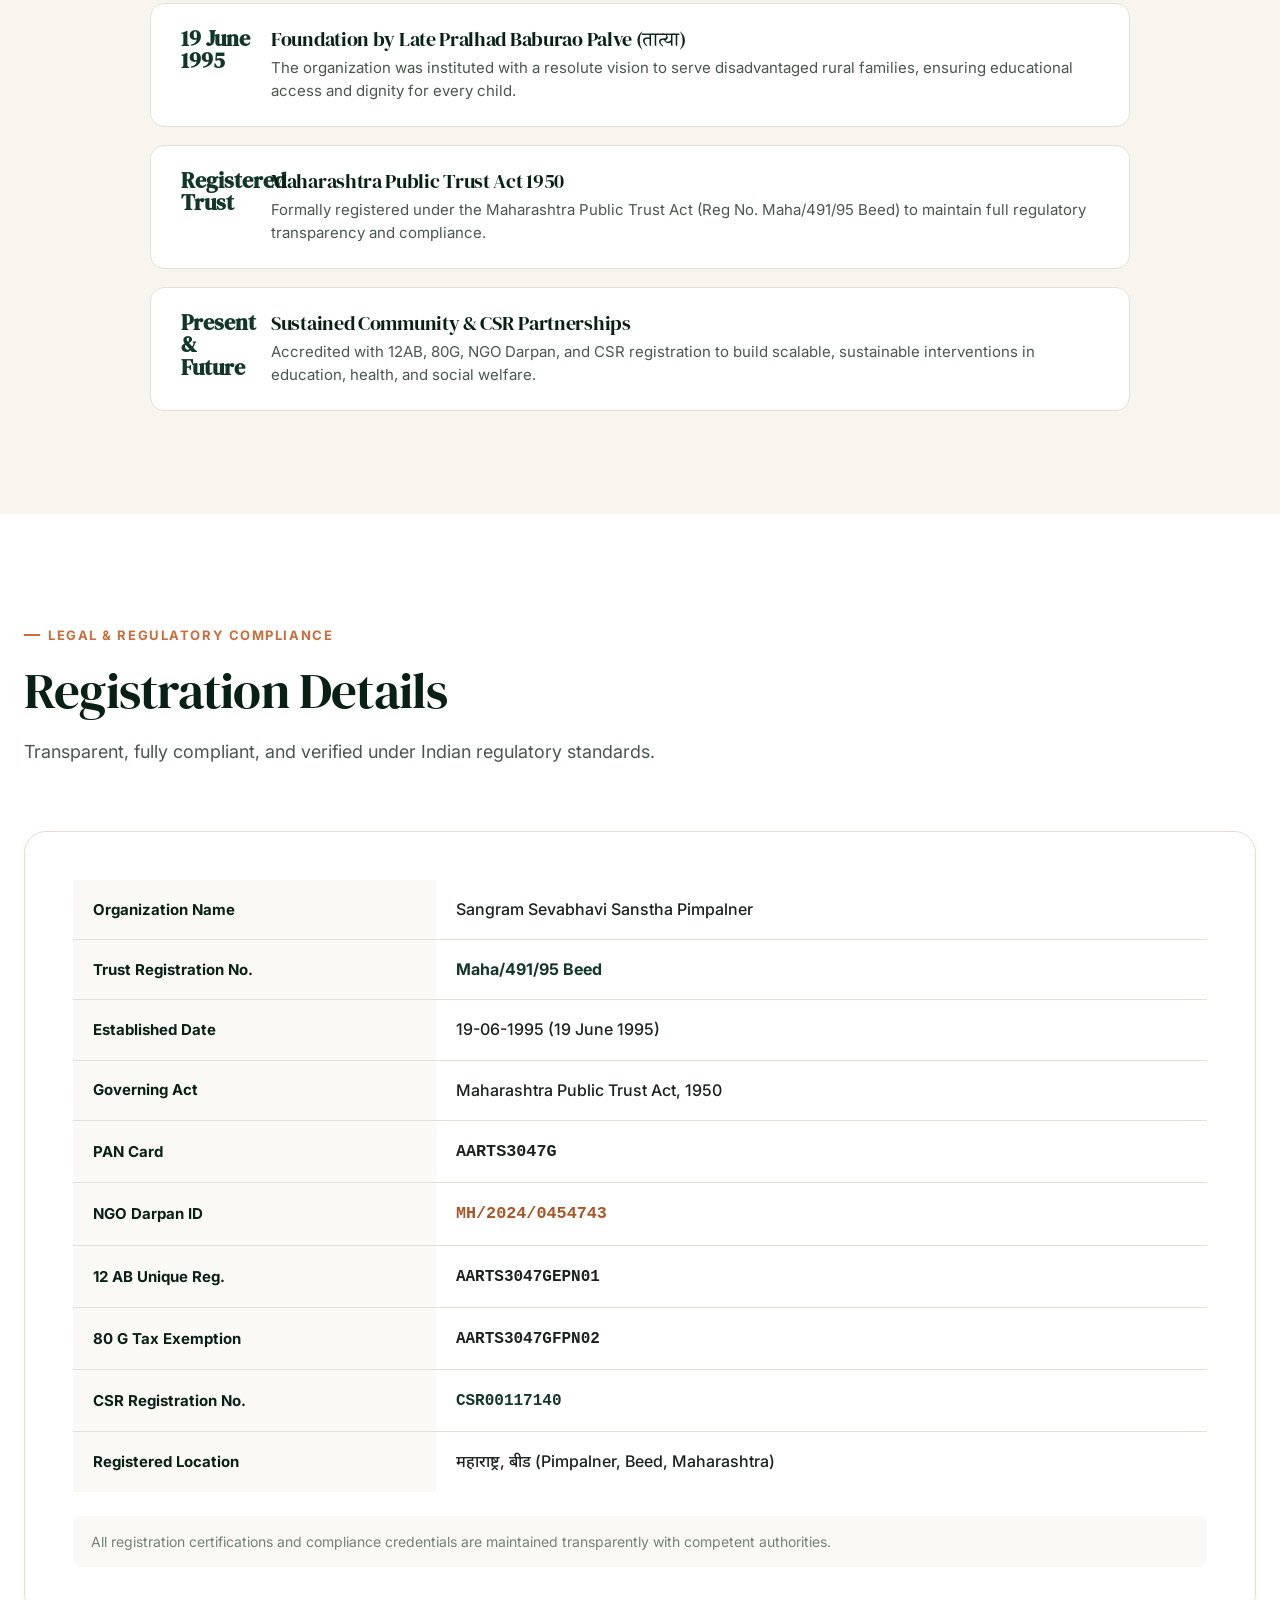
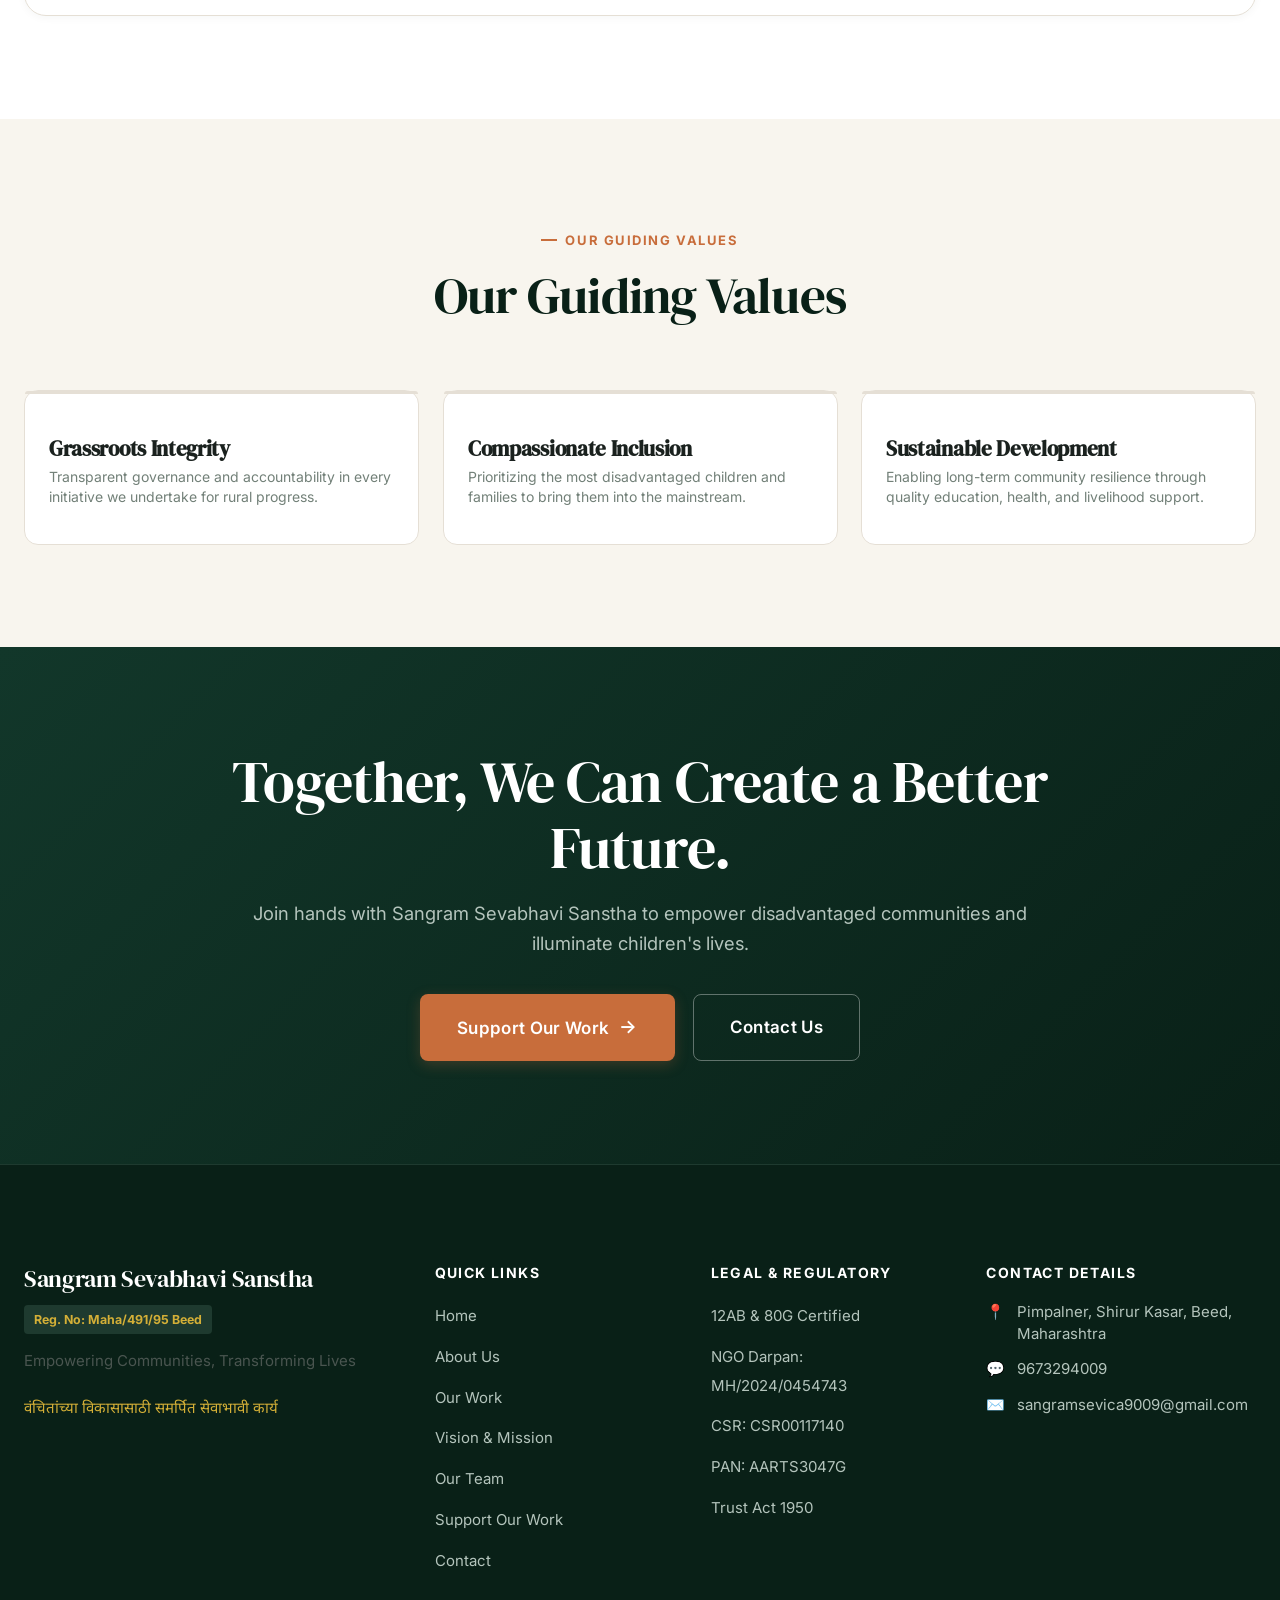
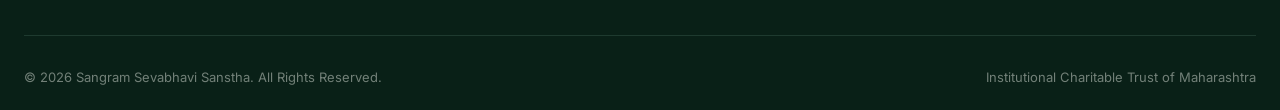
<file: about.html>
<!DOCTYPE html>
<html lang="en" dir="ltr">
<head>
  <meta charset="UTF-8">
  <meta name="viewport" content="width=device-width, initial-scale=1.0">
  <title>About Us | Sangram Sevabhavi Sanstha</title>
  <meta name="description" content="Learn about Sangram Sevabhavi Sanstha Pimpalner, established in 1995 by Late Pralhad Baburao Palve (तात्या) for rural empowerment, education, and social development in Maharashtra.">
  
  <link rel="icon" type="image/png" href="assets/icons/favicon.png">
  <link rel="stylesheet" href="css/style.css">
  <link rel="stylesheet" href="css/responsive.css">
  <link rel="stylesheet" href="css/animations.css">
</head>
<body data-page-meta="aboutTitle">

  <!-- ==================== HEADER ==================== -->
  <header class="site-header" id="siteHeader">
    <div class="container navbar">
      <a href="index.html" class="brand" aria-label="Sangram Sevabhavi Sanstha Home">
        <div class="brand-emblem">
          <img src="assets/icons/favicon.png" alt="Sangram Sanstha Logo" width="26" height="26">
        </div>
        <div class="brand-text">
          <span class="brand-title">SANGRAM SEVABHAVI SANSTHA</span>
          <span class="brand-sub">PIMPALNER • ESTD 1995</span>
        </div>
      </a>

      <nav class="nav-wrapper" aria-label="Primary Navigation">
        <ul class="nav-menu">
          <li><a href="index.html" class="nav-link" data-i18n="nav.home">Home</a></li>
          <li><a href="about.html" class="nav-link active" data-i18n="nav.about">About Us</a></li>
          <li><a href="work.html" class="nav-link" data-i18n="nav.work">Our Work</a></li>
          <li><a href="vision-mission.html" class="nav-link" data-i18n="nav.visionMission">Vision & Mission</a></li>
          <li><a href="team.html" class="nav-link" data-i18n="nav.team">Our Team</a></li>
          <li><a href="support.html" class="nav-link" data-i18n="nav.support">Support Our Work</a></li>
          <li><a href="contact.html" class="nav-link" data-i18n="nav.contact">Contact</a></li>
        </ul>
      </nav>

      <div class="header-actions">
        <div class="lang-switcher" role="group" aria-label="Language Selector">
          <button type="button" class="lang-btn active" data-lang-btn="en" aria-pressed="true">EN</button>
          <button type="button" class="lang-btn" data-lang-btn="mr" aria-pressed="false">मराठी</button>
        </div>

        <button type="button" class="btn btn-primary btn-sm btn-donate-header" data-open-donation-modal data-i18n="nav.donate">
          Donate Now
        </button>

        <button type="button" class="mobile-menu-toggle" aria-label="Toggle Menu" aria-expanded="false">
          <svg width="24" height="24" viewBox="0 0 24 24" fill="none" stroke="currentColor" stroke-width="2.4" stroke-linecap="round">
            <line x1="3" y1="6" x2="21" y2="6"></line>
            <line x1="3" y1="12" x2="21" y2="12"></line>
            <line x1="3" y1="18" x2="21" y2="18"></line>
          </svg>
        </button>
      </div>
    </div>
  </header>

  <!-- Mobile Drawer -->
  <div class="mobile-drawer-backdrop" aria-hidden="true"></div>
  <aside class="mobile-drawer" aria-label="Mobile Navigation">
    <div class="mobile-drawer-header">
      <div class="brand-text">
        <span class="brand-title">SANGRAM SEVABHAVI SANSTHA</span>
        <span class="brand-sub">PIMPALNER</span>
      </div>
      <button type="button" class="mobile-drawer-close" aria-label="Close Menu">&times;</button>
    </div>

    <div style="margin-bottom: 20px;">
      <span style="font-size: 0.8rem; font-weight: 700; text-transform: uppercase; color: var(--text-muted); display: block; margin-bottom: 8px;">Select Language / भाषा निवडा</span>
      <div class="lang-switcher" style="width: 100%; display: flex;">
        <button type="button" class="lang-btn active" data-lang-btn="en" style="flex: 1;" aria-pressed="true">English (EN)</button>
        <button type="button" class="lang-btn" data-lang-btn="mr" style="flex: 1;" aria-pressed="false">मराठी (MR)</button>
      </div>
    </div>

    <ul class="mobile-nav-list">
      <li><a href="index.html" class="mobile-nav-link" data-i18n="nav.home">Home</a></li>
      <li><a href="about.html" class="mobile-nav-link active" data-i18n="nav.about">About Us</a></li>
      <li><a href="work.html" class="mobile-nav-link" data-i18n="nav.work">Our Work</a></li>
      <li><a href="vision-mission.html" class="mobile-nav-link" data-i18n="nav.visionMission">Vision & Mission</a></li>
      <li><a href="team.html" class="mobile-nav-link" data-i18n="nav.team">Our Team</a></li>
      <li><a href="support.html" class="mobile-nav-link" data-i18n="nav.support">Support Our Work</a></li>
      <li><a href="contact.html" class="mobile-nav-link" data-i18n="nav.contact">Contact</a></li>
    </ul>

    <button type="button" class="btn btn-primary" data-open-donation-modal style="width: 100%;" data-i18n="nav.donate">
      Donate Now
    </button>
  </aside>

  <main>
    <!-- Page Hero -->
    <section class="page-hero">
      <div class="container">
        <div class="page-hero-content reveal">
          <span class="section-eyebrow" data-i18n="aboutPage.heroEyebrow">Institutional Profile</span>
          <h1 class="page-hero-title" data-i18n="aboutPage.heroTitle">Dedicated to the Upliftment of Underserved Communities</h1>
          <p class="large-p" data-i18n="aboutPage.heroSub">
            Founded on the principles of social justice, grassroots service, and educational accessibility in Pimpalner, Beed.
          </p>
        </div>
      </div>
    </section>

    <!-- Detailed About Story with Exact Client Statements -->
    <section class="section section--surface">
      <div class="container">
        <div class="intro-grid">
          <div class="reveal">
            <span class="section-eyebrow" data-i18n="aboutPage.subheading">आमची संस्था — Our Organization</span>
            <h2 class="section-title" data-i18n="aboutPage.sectionTitle">About Sangram Sevabhavi Sanstha</h2>
            
            <div style="display: flex; flex-direction: column; gap: 16px; margin-block: 20px;">
              <p style="font-family: var(--font-devanagari-serif); font-size: 1.25rem; font-weight: 600; color: var(--primary); line-height: 1.6; border-left: 3px solid var(--accent); padding-left: 16px;" data-i18n="aboutPage.marathiQuote1">
                "संग्राम सेवाभावी ही सामाजिक संधीला घेऊन काम करणारी संस्था आहे."
              </p>
              <p style="font-family: var(--font-devanagari-serif); font-size: 1.25rem; font-weight: 600; color: var(--primary); line-height: 1.6; border-left: 3px solid var(--accent); padding-left: 16px;" data-i18n="aboutPage.marathiQuote2">
                "संस्थेची स्थापना 19 जून 1995 रोजी प्रल्हादराव पालवे (तात्या) यांनी केली."
              </p>
              <p style="font-family: var(--font-devanagari-serif); font-size: 1.25rem; font-weight: 600; color: var(--primary); line-height: 1.6; border-left: 3px solid var(--accent); padding-left: 16px;" data-i18n="aboutPage.marathiQuote3">
                "सदर संस्था Maharastra Public Trust Act 1950 अंतर्गत नोंदणीकृत आहे."
              </p>
            </div>

            <p class="large-p" style="margin-top: 24px;" data-i18n="intro.text">
              Sangram sevabhavi sanstha, pimpalner is a charitable organisation working for educational, social & community devolopement of disadvantaged and underserved section of the society. The organization is committed to creating opportunities for education, degnity, social devolopement and a better future.
            </p>
          </div>

          <div class="editorial-image-frame reveal reveal-delay-2" style="border-radius: var(--radius-lg); box-shadow: var(--shadow-lg);">
            <img src="assets/images/about/about-sanstha.svg" alt="Sangram Sevabhavi Sanstha Profile" width="800" height="600">
          </div>
        </div>
      </div>
    </section>

    <!-- Timeline / History Section -->
    <section class="section section--warm">
      <div class="container container--narrow">
        <div class="section-header section-header--center reveal">
          <span class="section-eyebrow" data-i18n="journey.eyebrow">Our Heritage</span>
          <h2 class="section-title" data-i18n="aboutPage.historyTitle">Institutional Timeline</h2>
        </div>

        <div class="mission-list">
          <div class="mission-item reveal reveal-delay-1">
            <div class="mission-item-num" style="font-size: 1.4rem; color: var(--primary);" data-i18n="aboutPage.timeline1Date">19 June 1995</div>
            <div class="mission-item-content">
              <h3 style="font-size: 1.25rem; margin-bottom: 6px;" data-i18n="aboutPage.timeline1Title">Foundation by Late Pralhad Baburao Palve (तात्या)</h3>
              <p data-i18n="aboutPage.timeline1Desc">The organization was instituted with a resolute vision to serve disadvantaged rural families, ensuring educational access and dignity for every child.</p>
            </div>
          </div>

          <div class="mission-item reveal reveal-delay-2">
            <div class="mission-item-num" style="font-size: 1.4rem; color: var(--primary);" data-i18n="aboutPage.timeline2Date">Registered Trust</div>
            <div class="mission-item-content">
              <h3 style="font-size: 1.25rem; margin-bottom: 6px;" data-i18n="aboutPage.timeline2Title">Maharashtra Public Trust Act 1950</h3>
              <p data-i18n="aboutPage.timeline2Desc">Formally registered under the Maharashtra Public Trust Act (Reg No. Maha/491/95 Beed) to maintain full regulatory transparency and compliance.</p>
            </div>
          </div>

          <div class="mission-item reveal reveal-delay-3">
            <div class="mission-item-num" style="font-size: 1.4rem; color: var(--primary);" data-i18n="aboutPage.timeline3Date">Present & Future</div>
            <div class="mission-item-content">
              <h3 style="font-size: 1.25rem; margin-bottom: 6px;" data-i18n="aboutPage.timeline3Title">Sustained Community & CSR Partnerships</h3>
              <p data-i18n="aboutPage.timeline3Desc">Accredited with 12AB, 80G, NGO Darpan, and CSR registration to build scalable, sustainable interventions in education, health, and social welfare.</p>
            </div>
          </div>
        </div>
      </div>
    </section>

    <!-- Registration Details Section -->
    <section class="section section--surface" id="registration">
      <div class="container">
        <div class="section-header reveal">
          <span class="section-eyebrow" data-i18n="registration.eyebrow">Legal & Regulatory Compliance</span>
          <h2 class="section-title" data-i18n="registration.heading">Registration Details</h2>
          <p class="section-subtitle" data-i18n="registration.subheading">
            Transparent, fully compliant, and verified under Indian regulatory standards.
          </p>
        </div>

        <div class="registration-wrapper reveal">
          <table class="registration-table">
            <tbody>
              <tr>
                <th data-i18n="registration.nameLabel">Organization Name</th>
                <td data-i18n="registration.nameValue">Sangram Sevabhavi Sanstha Pimpalner</td>
              </tr>
              <tr>
                <th data-i18n="registration.trustRegLabel">Trust Registration No.</th>
                <td><strong style="color: var(--primary);" data-i18n="registration.trustRegValue">Maha/491/95 Beed</strong></td>
              </tr>
              <tr>
                <th data-i18n="registration.establishedLabel">Established Date</th>
                <td data-i18n="registration.establishedValue">19-06-1995 (19 June 1995)</td>
              </tr>
              <tr>
                <th data-i18n="registration.actLabel">Governing Act</th>
                <td data-i18n="registration.actValue">Maharashtra Public Trust Act, 1950</td>
              </tr>
              <tr>
                <th data-i18n="registration.panLabel">PAN Card</th>
                <td><code style="font-weight: 700; font-size: 1.05rem;" data-i18n="registration.panValue">AARTS3047G</code></td>
              </tr>
              <tr>
                <th data-i18n="registration.darpanLabel">NGO Darpan ID</th>
                <td><code style="font-weight: 700; font-size: 1.05rem; color: var(--accent-dark);" data-i18n="registration.darpanValue">MH/2024/0454743</code></td>
              </tr>
              <tr>
                <th data-i18n="registration.twelveAbLabel">12 AB Unique Reg.</th>
                <td><code style="font-weight: 700;" data-i18n="registration.twelveAbValue">AARTS3047GEPN01</code></td>
              </tr>
              <tr>
                <th data-i18n="registration.eightyGLabel">80 G Tax Exemption</th>
                <td><code style="font-weight: 700;" data-i18n="registration.eightyGValue">AARTS3047GFPN02</code></td>
              </tr>
              <tr>
                <th data-i18n="registration.csrLabel">CSR Registration No.</th>
                <td><code style="font-weight: 700; color: var(--primary);" data-i18n="registration.csrValue">CSR00117140</code></td>
              </tr>
              <tr>
                <th data-i18n="registration.locationLabel">Registered Location</th>
                <td data-i18n="registration.locationValue">महाराष्ट्र, बीड (Pimpalner, Beed, Maharashtra)</td>
              </tr>
            </tbody>
          </table>

          <div style="margin-top: 24px; padding: 14px 18px; background-color: var(--secondary); border-radius: var(--radius-sm); font-size: 0.875rem; color: var(--text-muted);" data-i18n="registration.downloadNotice">
            All registration certifications and compliance credentials are maintained transparently with competent authorities.
          </div>
        </div>
      </div>
    </section>

    <!-- Guiding Values Section -->
    <section class="section section--warm">
      <div class="container">
        <div class="section-header section-header--center reveal">
          <span class="section-eyebrow" data-i18n="aboutPage.valuesTitle">Our Guiding Values</span>
          <h2 class="section-title" data-i18n="aboutPage.valuesTitle">Core Principles That Guide Our Service</h2>
        </div>

        <div class="journey-grid" style="grid-template-columns: repeat(3, 1fr);">
          <div class="journey-card reveal reveal-delay-1">
            <h3 class="journey-label" style="font-size: 1.3rem; margin-top: 10px;" data-i18n="aboutPage.val1Title">Grassroots Integrity</h3>
            <p class="journey-sub" data-i18n="aboutPage.val1Desc">Transparent governance and accountability in every initiative we undertake for rural progress.</p>
          </div>

          <div class="journey-card reveal reveal-delay-2">
            <h3 class="journey-label" style="font-size: 1.3rem; margin-top: 10px;" data-i18n="aboutPage.val2Title">Compassionate Inclusion</h3>
            <p class="journey-sub" data-i18n="aboutPage.val2Desc">Prioritizing the most disadvantaged children and families to bring them into the mainstream.</p>
          </div>

          <div class="journey-card reveal reveal-delay-3">
            <h3 class="journey-label" style="font-size: 1.3rem; margin-top: 10px;" data-i18n="aboutPage.val3Title">Sustainable Development</h3>
            <p class="journey-sub" data-i18n="aboutPage.val3Desc">Enabling long-term community resilience through quality education, health, and livelihood support.</p>
          </div>
        </div>
      </div>
    </section>

    <!-- CTA -->
    <section class="final-cta-section">
      <div class="container final-cta-content reveal">
        <h2 class="final-cta-title" data-i18n="finalCta.heading">Together, We Can Create a Better Future.</h2>
        <p class="final-cta-sub" data-i18n="finalCta.subheading">
          Join hands with Sangram Sevabhavi Sanstha to empower disadvantaged communities and illuminate children's lives.
        </p>
        <div class="final-cta-actions">
          <button type="button" class="btn btn-primary btn-lg" data-open-donation-modal>
            <span data-i18n="finalCta.supportBtn">Support Our Work</span>
            <span class="arrow-icon" aria-hidden="true">→</span>
          </button>
          <a href="contact.html" class="btn btn-outline-light btn-lg">
            <span data-i18n="finalCta.contactBtn">Contact Us</span>
          </a>
        </div>
      </div>
    </section>
  </main>

  <!-- Footer -->
  <footer class="site-footer">
    <div class="container">
      <div class="footer-grid">
        <div class="footer-brand">
          <h3 data-i18n="footer.orgName">Sangram Sevabhavi Sanstha</h3>
          <span class="footer-reg" data-i18n="footer.regNo">Reg. No: Maha/491/95 Beed</span>
          <div class="footer-taglines">
            <p data-i18n="footer.englishTagline">"Empowering Communities, Transforming Lives"</p>
            <p class="marathi-tag" data-i18n="footer.marathiTagline">"वंचितांच्या विकासासाठी समर्पित सेवाभावी कार्य"</p>
          </div>
        </div>

        <div>
          <h4 class="footer-col-title" data-i18n="footer.quickLinks">Quick Links</h4>
          <ul class="footer-links">
            <li><a href="index.html" data-i18n="nav.home">Home</a></li>
            <li><a href="about.html" data-i18n="nav.about">About Us</a></li>
            <li><a href="work.html" data-i18n="nav.work">Our Work</a></li>
            <li><a href="vision-mission.html" data-i18n="nav.visionMission">Vision & Mission</a></li>
            <li><a href="team.html" data-i18n="nav.team">Our Team</a></li>
            <li><a href="support.html" data-i18n="nav.support">Support Our Work</a></li>
            <li><a href="contact.html" data-i18n="nav.contact">Contact</a></li>
          </ul>
        </div>

        <div>
          <h4 class="footer-col-title" data-i18n="footer.legalLinks">Legal & Regulatory</h4>
          <ul class="footer-links">
            <li><a href="#registration">12AB & 80G Certified</a></li>
            <li><a href="#registration">NGO Darpan: MH/2024/0454743</a></li>
            <li><a href="#registration">CSR: CSR00117140</a></li>
            <li><a href="#registration">PAN: AARTS3047G</a></li>
            <li><a href="#registration">Trust Act 1950</a></li>
          </ul>
        </div>

        <div>
          <h4 class="footer-col-title" data-i18n="footer.contactInfo">Contact Details</h4>
          <div class="footer-contact-item">
            <span>📍</span>
            <span>Pimpalner, Shirur Kasar, Beed, Maharashtra</span>
          </div>
          <div class="footer-contact-item">
            <span>💬</span>
            <a href="https://wa.me/919673294009" target="_blank" rel="noopener noreferrer">9673294009</a>
          </div>
          <div class="footer-contact-item">
            <span>✉️</span>
            <a href="mailto:sangramsevica9009@gmail.com">sangramsevica9009@gmail.com</a>
          </div>
        </div>
      </div>

      <div class="footer-bottom">
        <div>
          © <span id="currentYear">1995</span> Sangram Sevabhavi Sanstha. <span data-i18n="footer.rightsReserved">All Rights Reserved.</span>
        </div>
        <div data-i18n="footer.designedFor">
          Institutional Charitable Trust of Maharashtra
        </div>
      </div>
    </div>
  </footer>

  <!-- Donation Modal -->
  <div class="donation-modal" id="donationModal" role="dialog" aria-modal="true" aria-hidden="true" aria-labelledby="modalTitle">
    <div class="modal-backdrop"></div>
    <div class="modal-container">
      <button type="button" class="modal-close-btn" data-close-modal aria-label="Close Donation Dialog">&times;</button>
      <div class="modal-header">
        <h3 class="modal-title" id="modalTitle" data-i18n="modal.title">Support Our Work</h3>
        <p class="modal-subtitle" data-i18n="modal.subtitle">Make a direct contribution to Sangram Sevabhavi Sanstha</p>
      </div>
      <div class="modal-tabs" role="tablist">
        <button type="button" class="modal-tab-btn active" data-tab="tabUpi" role="tab" aria-selected="true" data-i18n="modal.tabUpi">UPI / QR Code</button>
        <button type="button" class="modal-tab-btn" data-tab="tabBank" role="tab" aria-selected="false" data-i18n="modal.tabBank">Bank Transfer</button>
      </div>
      <div class="modal-tab-panel active" id="tabUpi" role="tabpanel">
        <div class="qr-box" style="margin-block: 10px;">
          <div class="qr-image">
            <img src="assets/images/donation/donation-qr.svg" alt="Donation QR Code" width="180" height="180">
          </div>
          <span style="font-size: 0.8rem; font-weight: 700; color: var(--text-muted);" data-i18n="support.upiLabel">UPI ID</span>
          <span style="font-family: monospace; font-size: 1.05rem; font-weight: 700; color: var(--primary-dark);" data-i18n="support.upiValue">sangramsevabhavisanstha@ibl</span>
        </div>
        <div style="margin-top: 16px;">
          <button type="button" class="btn btn-primary" data-copy-target="sangramsevabhavisanstha@ibl" style="width: 100%;">
            <span data-i18n="support.copyUpiBtn">Copy UPI ID</span>
          </button>
        </div>
      </div>
      <div class="modal-tab-panel" id="tabBank" role="tabpanel">
        <div class="donation-field-group" style="margin-block: 10px;">
          <div class="donation-field">
            <span class="donation-field-label" data-i18n="support.acNameLabel">Account Name</span>
            <span class="donation-field-value" data-i18n="support.acNameValue">Sangram sevabhavi sanstha</span>
          </div>
          <div class="donation-field">
            <span class="donation-field-label" data-i18n="support.bankLabel">Bank</span>
            <span class="donation-field-value" data-i18n="support.bankValue">Maharashtra Gramin Bank</span>
          </div>
          <div class="donation-field">
            <span class="donation-field-label" data-i18n="support.branchLabel">Branch</span>
            <span class="donation-field-value" data-i18n="support.branchValue">Shirur Kasar</span>
          </div>
          <div class="donation-field">
            <span class="donation-field-label" data-i18n="support.acNoLabel">Account Number</span>
            <span class="donation-field-value" style="font-size: 1.1rem; color: var(--accent-dark);" data-i18n="support.acNoValue">80064322597</span>
          </div>
          <div class="donation-field">
            <span class="donation-field-label" data-i18n="support.ifscLabel">IFSC Code</span>
            <span class="donation-field-value" data-i18n="support.ifscValue">MAHG0004538</span>
          </div>
        </div>
        <div style="display: flex; gap: 10px; margin-top: 16px;">
          <button type="button" class="btn btn-secondary" data-copy-target="80064322597" style="flex: 1;">
            <span data-i18n="support.copyAcBtn">Copy Account Number</span>
          </button>
          <button type="button" class="btn btn-outline" data-copy-target="MAHG0004538">Copy IFSC</button>
        </div>
      </div>
      <div style="margin-top: 20px; text-align: center;">
        <button type="button" class="btn btn-outline btn-sm" data-close-modal data-i18n="modal.closeBtn">Close Window</button>
      </div>
    </div>
  </div>

  <button type="button" class="back-to-top" aria-label="Back to Top" title="Back to Top">↑</button>

  <script src="js/translations.js"></script>
  <script src="js/language.js"></script>
  <script src="js/navigation.js"></script>
  <script src="js/animations.js"></script>
  <script src="js/donation.js"></script>
  <script src="js/main.js"></script>
</body>
</html>
</file>
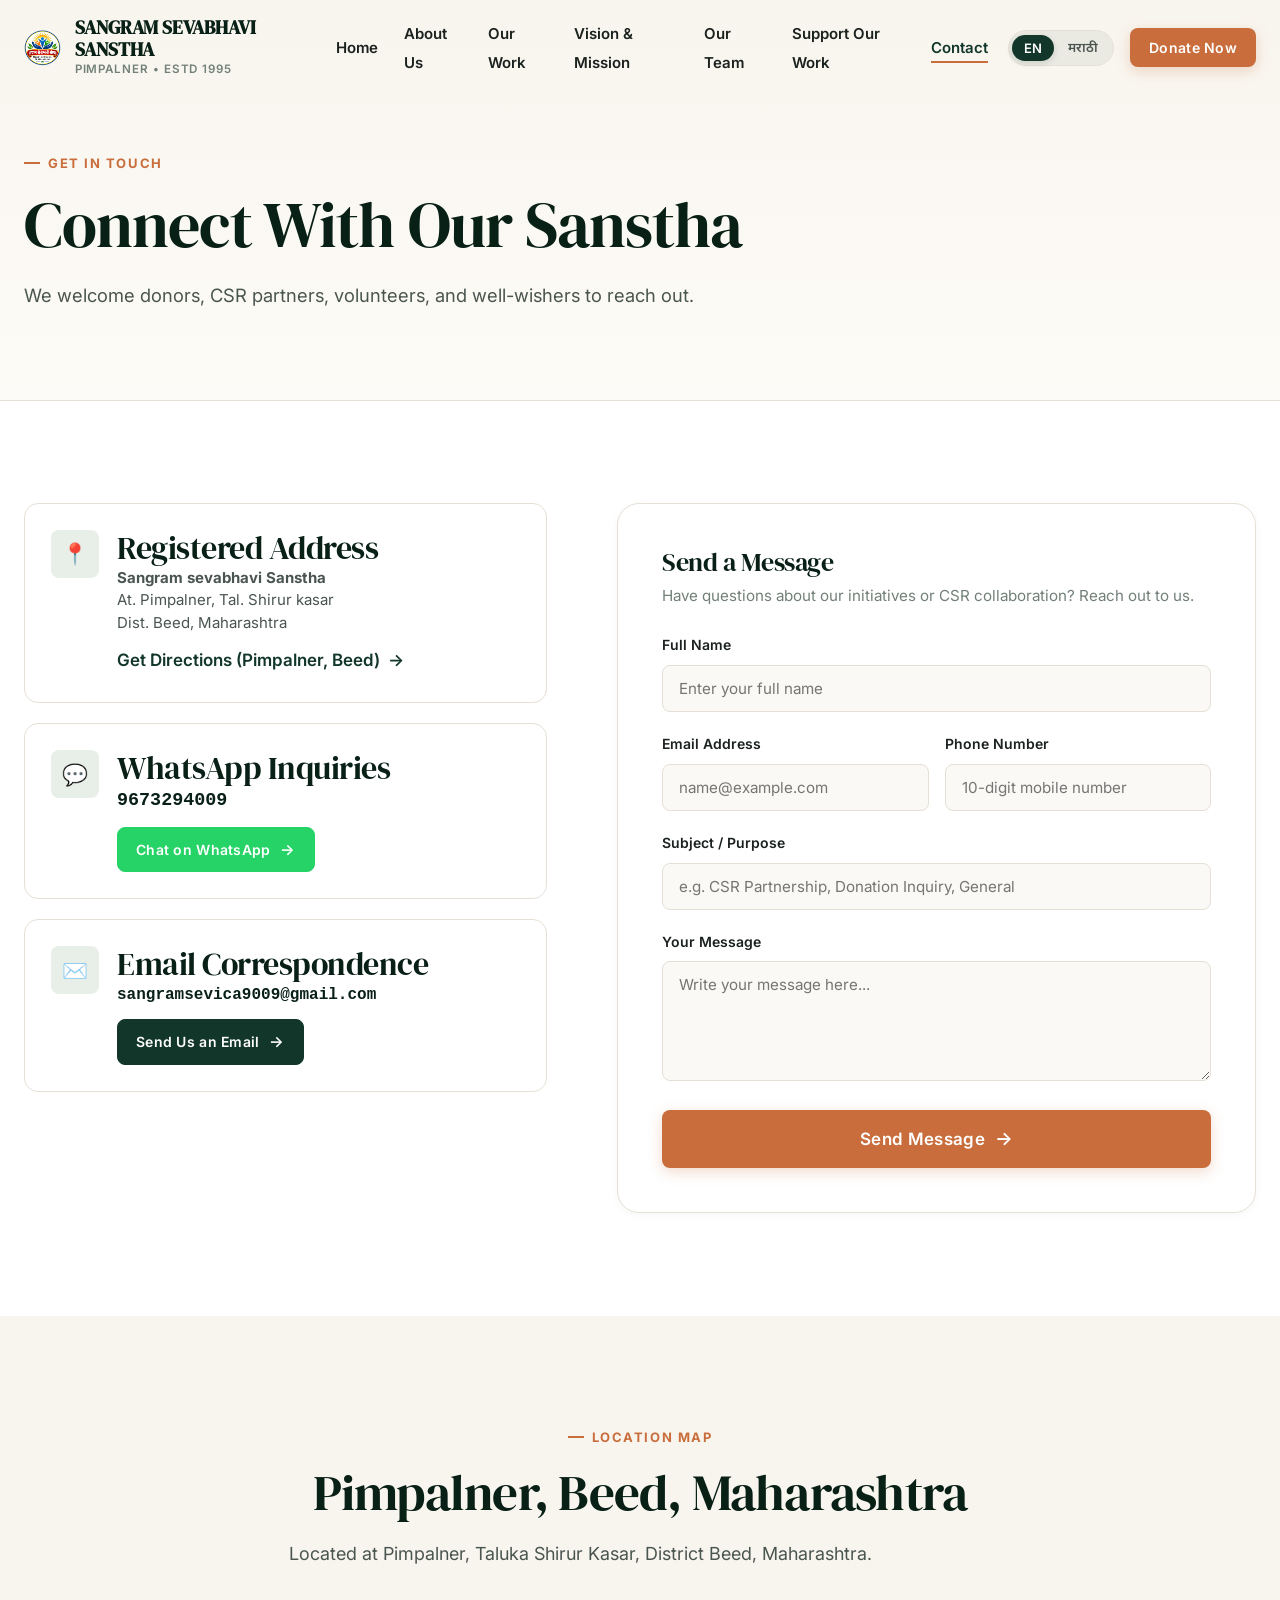
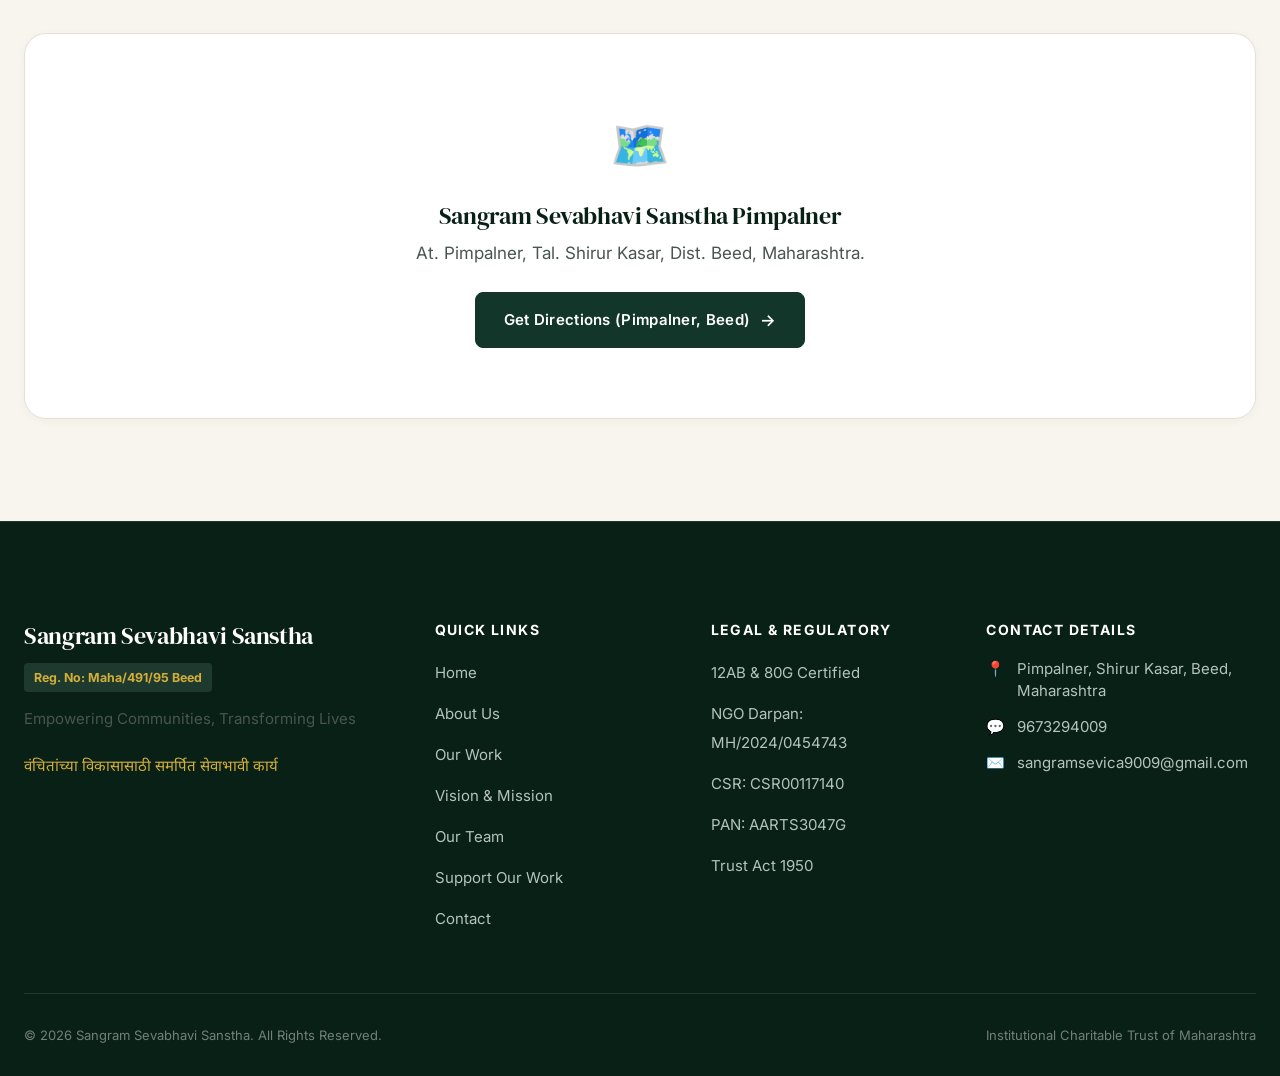
<file: contact.html>
<!DOCTYPE html>
<html lang="en" dir="ltr">
<head>
  <meta charset="UTF-8">
  <meta name="viewport" content="width=device-width, initial-scale=1.0">
  <title>Contact Us | Sangram Sevabhavi Sanstha</title>
  <meta name="description" content="Get in touch with Sangram Sevabhavi Sanstha in Pimpalner, Beed, Maharashtra. Connect via WhatsApp (9673294009) or email (sangramsevica9009@gmail.com).">
  
  <link rel="icon" type="image/png" href="assets/icons/favicon.png">
  <link rel="stylesheet" href="css/style.css">
  <link rel="stylesheet" href="css/responsive.css">
  <link rel="stylesheet" href="css/animations.css">
</head>
<body data-page-meta="contactTitle">

  <!-- ==================== HEADER ==================== -->
  <header class="site-header" id="siteHeader">
    <div class="container navbar">
      <a href="index.html" class="brand" aria-label="Sangram Sevabhavi Sanstha Home">
        <div class="brand-emblem">
          <img src="assets/icons/favicon.png" alt="Sangram Sanstha Logo" width="26" height="26">
        </div>
        <div class="brand-text">
          <span class="brand-title">SANGRAM SEVABHAVI SANSTHA</span>
          <span class="brand-sub">PIMPALNER • ESTD 1995</span>
        </div>
      </a>

      <nav class="nav-wrapper" aria-label="Primary Navigation">
        <ul class="nav-menu">
          <li><a href="index.html" class="nav-link" data-i18n="nav.home">Home</a></li>
          <li><a href="about.html" class="nav-link" data-i18n="nav.about">About Us</a></li>
          <li><a href="work.html" class="nav-link" data-i18n="nav.work">Our Work</a></li>
          <li><a href="vision-mission.html" class="nav-link" data-i18n="nav.visionMission">Vision & Mission</a></li>
          <li><a href="team.html" class="nav-link" data-i18n="nav.team">Our Team</a></li>
          <li><a href="support.html" class="nav-link" data-i18n="nav.support">Support Our Work</a></li>
          <li><a href="contact.html" class="nav-link active" data-i18n="nav.contact">Contact</a></li>
        </ul>
      </nav>

      <div class="header-actions">
        <div class="lang-switcher" role="group" aria-label="Language Selector">
          <button type="button" class="lang-btn active" data-lang-btn="en" aria-pressed="true">EN</button>
          <button type="button" class="lang-btn" data-lang-btn="mr" aria-pressed="false">मराठी</button>
        </div>

        <button type="button" class="btn btn-primary btn-sm btn-donate-header" data-open-donation-modal data-i18n="nav.donate">
          Donate Now
        </button>

        <button type="button" class="mobile-menu-toggle" aria-label="Toggle Menu" aria-expanded="false">
          <svg width="24" height="24" viewBox="0 0 24 24" fill="none" stroke="currentColor" stroke-width="2.4" stroke-linecap="round">
            <line x1="3" y1="12" x2="21" y2="12"></line>
            <line x1="3" y1="6" x2="21" y2="6"></line>
            <line x1="3" y1="18" x2="21" y2="18"></line>
          </svg>
        </button>
      </div>
    </div>
  </header>

  <!-- Mobile Drawer Backdrop & Menu -->
  <div class="mobile-drawer-backdrop" aria-hidden="true"></div>
  <aside class="mobile-drawer" aria-label="Mobile Navigation">
    <div class="mobile-drawer-header">
      <div class="brand-text">
        <span class="brand-title">SANGRAM SEVABHAVI SANSTHA</span>
        <span class="brand-sub">PIMPALNER</span>
      </div>
      <button type="button" class="mobile-drawer-close" aria-label="Close Menu">&times;</button>
    </div>

    <div style="margin-bottom: 20px;">
      <span style="font-size: 0.8rem; font-weight: 700; text-transform: uppercase; color: var(--text-muted); display: block; margin-bottom: 8px;">Select Language / भाषा निवडा</span>
      <div class="lang-switcher" style="width: 100%; display: flex;">
        <button type="button" class="lang-btn active" data-lang-btn="en" style="flex: 1;" aria-pressed="true">English (EN)</button>
        <button type="button" class="lang-btn" data-lang-btn="mr" style="flex: 1;" aria-pressed="false">मराठी (MR)</button>
      </div>
    </div>

    <ul class="mobile-nav-list">
      <li><a href="index.html" class="mobile-nav-link" data-i18n="nav.home">Home</a></li>
      <li><a href="about.html" class="mobile-nav-link" data-i18n="nav.about">About Us</a></li>
      <li><a href="work.html" class="mobile-nav-link" data-i18n="nav.work">Our Work</a></li>
      <li><a href="vision-mission.html" class="mobile-nav-link" data-i18n="nav.visionMission">Vision & Mission</a></li>
      <li><a href="team.html" class="mobile-nav-link" data-i18n="nav.team">Our Team</a></li>
      <li><a href="support.html" class="mobile-nav-link" data-i18n="nav.support">Support Our Work</a></li>
      <li><a href="contact.html" class="mobile-nav-link active" data-i18n="nav.contact">Contact</a></li>
    </ul>

    <button type="button" class="btn btn-primary" data-open-donation-modal style="width: 100%;" data-i18n="nav.donate">
      Donate Now
    </button>
  </aside>

  <main>
    <!-- Page Hero -->
    <section class="page-hero">
      <div class="container">
        <div class="page-hero-content reveal">
          <span class="section-eyebrow" data-i18n="contact.eyebrow">Get In Touch</span>
          <h1 class="page-hero-title" data-i18n="contact.heading">Connect With Our Sanstha</h1>
          <p class="large-p" data-i18n="contact.subheading">
            We welcome donors, CSR partners, volunteers, and well-wishers to reach out.
          </p>
        </div>
      </div>
    </section>

    <!-- Contact Details & Form -->
    <section class="section section--surface">
      <div class="container">
        <div class="contact-layout">
          <!-- Left: Verified Details -->
          <div class="contact-info-cards reveal">
            <!-- Card 1: Address -->
            <div class="contact-card">
              <div class="contact-card-icon" aria-hidden="true">📍</div>
              <div class="contact-card-body">
                <h3 data-i18n="contact.addressTitle">Registered Address</h3>
                <p>
                  <strong data-i18n="contact.addressLine1">Sangram sevabhavi Sanstha</strong><br>
                  <span data-i18n="contact.addressLine2">At. Pimpalner, Tal. Shirur kasar</span><br>
                  <span data-i18n="contact.addressLine3">Dist. Beed, Maharashtra</span>
                </p>
                <a href="https://maps.google.com/?q=Pimpalner+Shirur+Kasar+Beed+Maharashtra" target="_blank" rel="noopener noreferrer" class="link-arrow">
                  <span data-i18n="contact.directionsBtn">Get Directions</span>
                  <span class="arrow-icon" aria-hidden="true">→</span>
                </a>
              </div>
            </div>

            <!-- Card 2: WhatsApp -->
            <div class="contact-card">
              <div class="contact-card-icon" aria-hidden="true">💬</div>
              <div class="contact-card-body">
                <h3 data-i18n="contact.whatsappTitle">WhatsApp Inquiries</h3>
                <p style="font-family: monospace; font-size: 1.15rem; font-weight: 700; color: var(--primary-dark);" data-i18n="contact.whatsappNumber">
                  9673294009
                </p>
                <a href="https://wa.me/919673294009" target="_blank" rel="noopener noreferrer" class="btn btn-whatsapp btn-sm">
                  <span data-i18n="contact.whatsappBtn">Chat on WhatsApp</span>
                  <span class="arrow-icon" aria-hidden="true">→</span>
                </a>
              </div>
            </div>

            <!-- Card 3: Email -->
            <div class="contact-card">
              <div class="contact-card-icon" aria-hidden="true">✉️</div>
              <div class="contact-card-body">
                <h3 data-i18n="contact.emailTitle">Email Correspondence</h3>
                <p style="font-family: monospace; font-size: 1rem; font-weight: 600; color: var(--primary-dark);" data-i18n="contact.emailAddress">
                  sangramsevica9009@gmail.com
                </p>
                <a href="mailto:sangramsevica9009@gmail.com" class="btn btn-secondary btn-sm">
                  <span data-i18n="contact.emailBtn">Send Us an Email</span>
                  <span class="arrow-icon" aria-hidden="true">→</span>
                </a>
              </div>
            </div>
          </div>

          <!-- Right: Form -->
          <div class="contact-form-wrapper reveal reveal-delay-2">
            <h2 style="font-size: 1.6rem; color: var(--primary-dark); margin-bottom: 6px;" data-i18n="contact.formTitle">Send a Message</h2>
            <p style="font-size: 0.95rem; color: var(--text-muted); margin-bottom: 24px;" data-i18n="contact.formSubtitle">Have questions about our initiatives or CSR collaboration? Reach out to us.</p>

            <form id="contactForm" novalidate>
              <div class="form-status-message" role="alert" aria-live="polite"></div>

              <div class="form-group">
                <label for="fullName" class="form-label" data-i18n="contact.fullName">Full Name</label>
                <input type="text" id="fullName" name="name" class="form-input" placeholder="Enter your full name" data-i18n-placeholder="contact.fullNamePlaceholder" required>
              </div>

              <div style="display: grid; grid-template-columns: 1fr 1fr; gap: 16px;">
                <div class="form-group">
                  <label for="emailAddr" class="form-label" data-i18n="contact.email">Email Address</label>
                  <input type="email" id="emailAddr" name="email" class="form-input" placeholder="name@example.com" data-i18n-placeholder="contact.emailPlaceholder" required>
                </div>
                <div class="form-group">
                  <label for="phoneNumber" class="form-label" data-i18n="contact.phone">Phone Number</label>
                  <input type="tel" id="phoneNumber" name="phone" class="form-input" placeholder="10-digit mobile number" data-i18n-placeholder="contact.phonePlaceholder" required>
                </div>
              </div>

              <div class="form-group">
                <label for="msgSubject" class="form-label" data-i18n="contact.subject">Subject / Purpose</label>
                <input type="text" id="msgSubject" name="subject" class="form-input" placeholder="e.g. CSR Partnership, Donation Inquiry, General" data-i18n-placeholder="contact.subjectPlaceholder">
              </div>

              <div class="form-group">
                <label for="userMessage" class="form-label" data-i18n="contact.message">Your Message</label>
                <textarea id="userMessage" name="message" class="form-textarea" placeholder="Write your message here..." data-i18n-placeholder="contact.messagePlaceholder" required></textarea>
              </div>

              <button type="submit" class="btn btn-primary btn-lg" style="width: 100%;">
                <span data-i18n="contact.submitBtn">Send Message</span>
                <span class="arrow-icon" aria-hidden="true">→</span>
              </button>
            </form>
          </div>
        </div>
      </div>
    </section>

    <!-- Map & Location Section -->
    <section class="section section--warm">
      <div class="container">
        <div class="section-header section-header--center reveal">
          <span class="section-eyebrow" data-i18n="contact.mapTitle">Location Map</span>
          <h2 class="section-title">Pimpalner, Beed, Maharashtra</h2>
          <p class="section-subtitle" data-i18n="contact.mapPlaceholderNotice">
            Located at Pimpalner, Taluka Shirur Kasar, District Beed, Maharashtra.
          </p>
        </div>

        <div class="registration-wrapper reveal" style="text-align: center; padding: clamp(40px, 6vw, 70px);">
          <div style="font-size: 3rem; margin-bottom: 16px;">🗺️</div>
          <h3 style="font-size: 1.5rem; margin-bottom: 10px;">Sangram Sevabhavi Sanstha Pimpalner</h3>
          <p style="color: var(--text-secondary); max-width: 600px; margin-inline: auto; margin-bottom: 24px;">
            At. Pimpalner, Tal. Shirur Kasar, Dist. Beed, Maharashtra.
          </p>
          <a href="https://maps.google.com/?q=Pimpalner+Shirur+Kasar+Beed+Maharashtra" target="_blank" rel="noopener noreferrer" class="btn btn-secondary">
            <span data-i18n="contact.directionsBtn">Get Directions (Pimpalner, Beed)</span>
            <span class="arrow-icon" aria-hidden="true">→</span>
          </a>
        </div>
      </div>
    </section>
  </main>

  <!-- Footer -->
  <footer class="site-footer">
    <div class="container">
      <div class="footer-grid">
        <div class="footer-brand">
          <h3 data-i18n="footer.orgName">Sangram Sevabhavi Sanstha</h3>
          <span class="footer-reg" data-i18n="footer.regNo">Reg. No: Maha/491/95 Beed</span>
          <div class="footer-taglines">
            <p data-i18n="footer.englishTagline">"Empowering Communities, Transforming Lives"</p>
            <p class="marathi-tag" data-i18n="footer.marathiTagline">"वंचितांच्या विकासासाठी समर्पित सेवाभावी कार्य"</p>
          </div>
        </div>

        <div>
          <h4 class="footer-col-title" data-i18n="footer.quickLinks">Quick Links</h4>
          <ul class="footer-links">
            <li><a href="index.html" data-i18n="nav.home">Home</a></li>
            <li><a href="about.html" data-i18n="nav.about">About Us</a></li>
            <li><a href="work.html" data-i18n="nav.work">Our Work</a></li>
            <li><a href="vision-mission.html" data-i18n="nav.visionMission">Vision & Mission</a></li>
            <li><a href="team.html" data-i18n="nav.team">Our Team</a></li>
            <li><a href="support.html" data-i18n="nav.support">Support Our Work</a></li>
            <li><a href="contact.html" data-i18n="nav.contact">Contact</a></li>
          </ul>
        </div>

        <div>
          <h4 class="footer-col-title" data-i18n="footer.legalLinks">Legal & Regulatory</h4>
          <ul class="footer-links">
            <li><a href="about.html#registration">12AB & 80G Certified</a></li>
            <li><a href="about.html#registration">NGO Darpan: MH/2024/0454743</a></li>
            <li><a href="about.html#registration">CSR: CSR00117140</a></li>
            <li><a href="about.html#registration">PAN: AARTS3047G</a></li>
            <li><a href="about.html#registration">Trust Act 1950</a></li>
          </ul>
        </div>

        <div>
          <h4 class="footer-col-title" data-i18n="footer.contactInfo">Contact Details</h4>
          <div class="footer-contact-item">
            <span>📍</span>
            <span>Pimpalner, Shirur Kasar, Beed, Maharashtra</span>
          </div>
          <div class="footer-contact-item">
            <span>💬</span>
            <a href="https://wa.me/919673294009" target="_blank" rel="noopener noreferrer">9673294009</a>
          </div>
          <div class="footer-contact-item">
            <span>✉️</span>
            <a href="mailto:sangramsevica9009@gmail.com">sangramsevica9009@gmail.com</a>
          </div>
        </div>
      </div>

      <div class="footer-bottom">
        <div>
          © <span id="currentYear">1995</span> Sangram Sevabhavi Sanstha. <span data-i18n="footer.rightsReserved">All Rights Reserved.</span>
        </div>
        <div data-i18n="footer.designedFor">
          Institutional Charitable Trust of Maharashtra
        </div>
      </div>
    </div>
  </footer>

  <!-- Donation Modal -->
  <div class="donation-modal" id="donationModal" role="dialog" aria-modal="true" aria-hidden="true" aria-labelledby="modalTitle">
    <div class="modal-backdrop"></div>
    <div class="modal-container">
      <button type="button" class="modal-close-btn" data-close-modal aria-label="Close Donation Dialog">&times;</button>
      <div class="modal-header">
        <h3 class="modal-title" id="modalTitle" data-i18n="modal.title">Support Our Work</h3>
        <p class="modal-subtitle" data-i18n="modal.subtitle">Make a direct contribution to Sangram Sevabhavi Sanstha</p>
      </div>
      <div class="modal-tabs" role="tablist">
        <button type="button" class="modal-tab-btn active" data-tab="tabUpi" role="tab" aria-selected="true" data-i18n="modal.tabUpi">UPI / QR Code</button>
        <button type="button" class="modal-tab-btn" data-tab="tabBank" role="tab" aria-selected="false" data-i18n="modal.tabBank">Bank Transfer</button>
      </div>
      <div class="modal-tab-panel active" id="tabUpi" role="tabpanel">
        <div class="qr-box" style="margin-block: 10px;">
          <div class="qr-image">
            <img src="assets/images/donation/donation-qr.svg" alt="Donation QR Code" width="180" height="180">
          </div>
          <span style="font-size: 0.8rem; font-weight: 700; color: var(--text-muted);" data-i18n="support.upiLabel">UPI ID</span>
          <span style="font-family: monospace; font-size: 1.05rem; font-weight: 700; color: var(--primary-dark);" data-i18n="support.upiValue">sangramsevabhavisanstha@ibl</span>
        </div>
        <div style="margin-top: 16px;">
          <button type="button" class="btn btn-primary" data-copy-target="sangramsevabhavisanstha@ibl" style="width: 100%;">
            <span data-i18n="support.copyUpiBtn">Copy UPI ID</span>
          </button>
        </div>
      </div>
      <div class="modal-tab-panel" id="tabBank" role="tabpanel">
        <div class="donation-field-group" style="margin-block: 10px;">
          <div class="donation-field">
            <span class="donation-field-label" data-i18n="support.acNameLabel">Account Name</span>
            <span class="donation-field-value" data-i18n="support.acNameValue">Sangram sevabhavi sanstha</span>
          </div>
          <div class="donation-field">
            <span class="donation-field-label" data-i18n="support.bankLabel">Bank</span>
            <span class="donation-field-value" data-i18n="support.bankValue">Maharashtra Gramin Bank</span>
          </div>
          <div class="donation-field">
            <span class="donation-field-label" data-i18n="support.branchLabel">Branch</span>
            <span class="donation-field-value" data-i18n="support.branchValue">Shirur Kasar</span>
          </div>
          <div class="donation-field">
            <span class="donation-field-label" data-i18n="support.acNoLabel">Account Number</span>
            <span class="donation-field-value" style="font-size: 1.1rem; color: var(--accent-dark);" data-i18n="support.acNoValue">80064322597</span>
          </div>
          <div class="donation-field">
            <span class="donation-field-label" data-i18n="support.ifscLabel">IFSC Code</span>
            <span class="donation-field-value" data-i18n="support.ifscValue">MAHG0004538</span>
          </div>
        </div>
        <div style="display: flex; gap: 10px; margin-top: 16px;">
          <button type="button" class="btn btn-secondary" data-copy-target="80064322597" style="flex: 1;">
            <span data-i18n="support.copyAcBtn">Copy Account Number</span>
          </button>
          <button type="button" class="btn btn-outline" data-copy-target="MAHG0004538">Copy IFSC</button>
        </div>
      </div>
      <div style="margin-top: 20px; text-align: center;">
        <button type="button" class="btn btn-outline btn-sm" data-close-modal data-i18n="modal.closeBtn">Close Window</button>
      </div>
    </div>
  </div>

  <button type="button" class="back-to-top" aria-label="Back to Top" title="Back to Top">↑</button>

  <script src="js/translations.js"></script>
  <script src="js/language.js"></script>
  <script src="js/navigation.js"></script>
  <script src="js/animations.js"></script>
  <script src="js/donation.js"></script>
  <script src="js/main.js"></script>
</body>
</html>
</file>
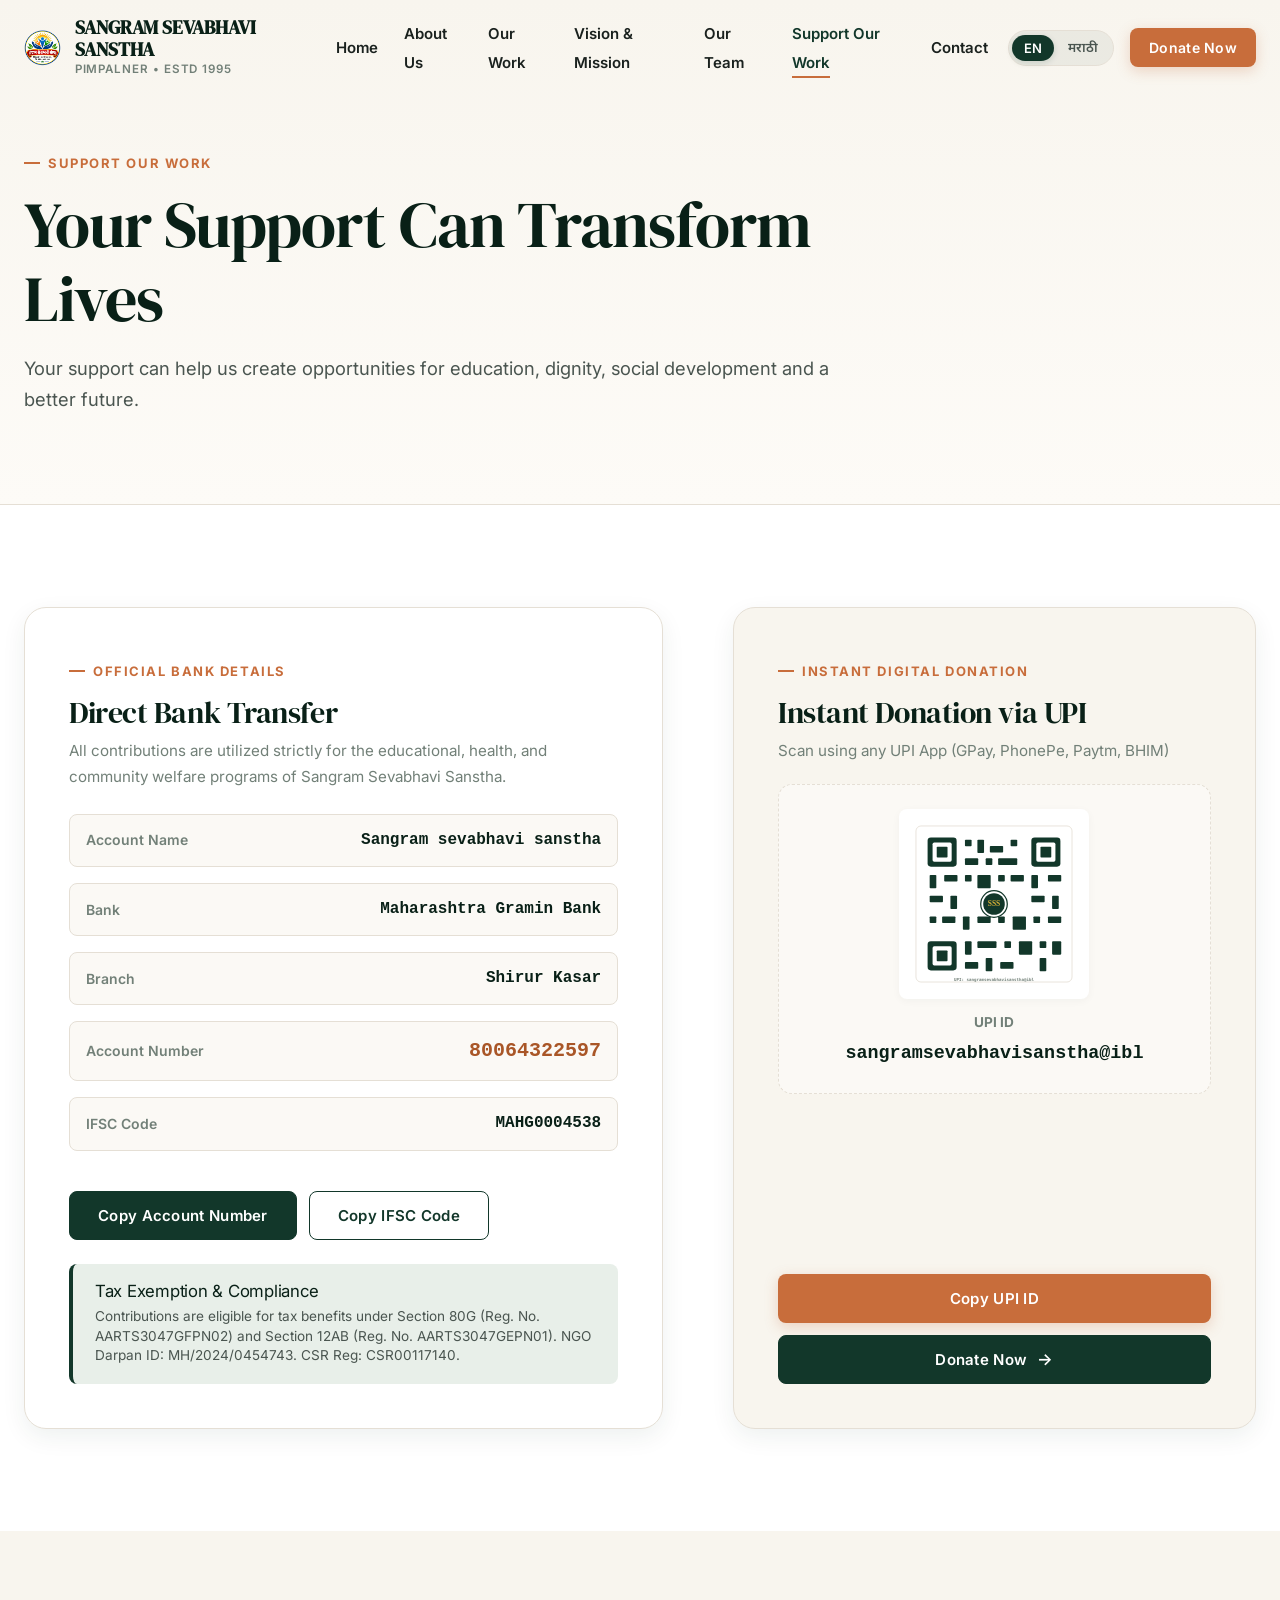
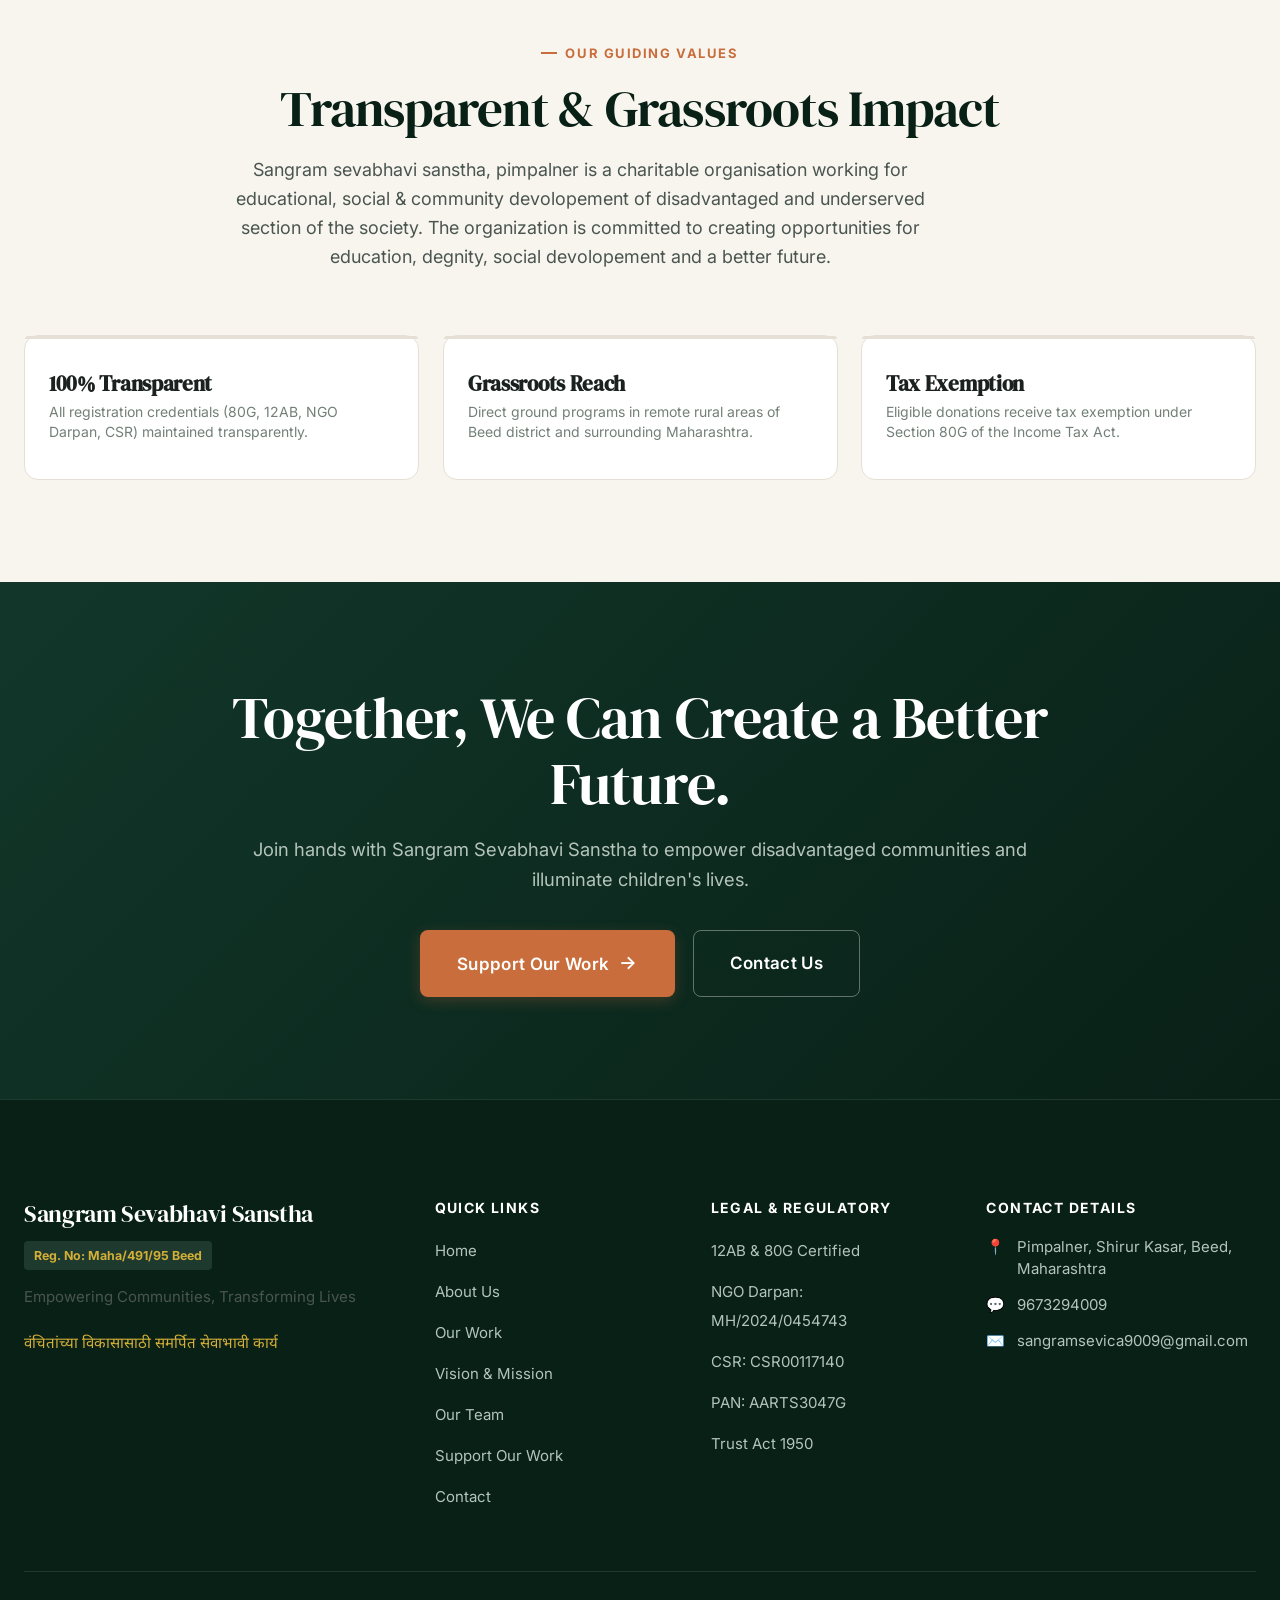
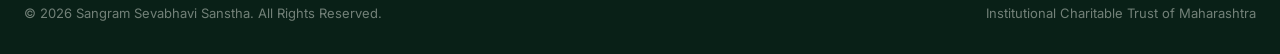
<file: support.html>
<!DOCTYPE html>
<html lang="en" dir="ltr">
<head>
  <meta charset="UTF-8">
  <meta name="viewport" content="width=device-width, initial-scale=1.0">
  <title>Support Our Work & Donate | Sangram Sevabhavi Sanstha</title>
  <meta name="description" content="Support Sangram Sevabhavi Sanstha via UPI (sangramsevabhavisanstha@ibl) or Bank Transfer. Contributions eligible for 80G tax benefits.">
  
  <link rel="icon" type="image/png" href="assets/icons/favicon.png">
  <link rel="stylesheet" href="css/style.css">
  <link rel="stylesheet" href="css/responsive.css">
  <link rel="stylesheet" href="css/animations.css">
</head>
<body data-page-meta="supportTitle">

  <!-- ==================== HEADER ==================== -->
  <header class="site-header" id="siteHeader">
    <div class="container navbar">
      <a href="index.html" class="brand" aria-label="Sangram Sevabhavi Sanstha Home">
        <div class="brand-emblem">
          <img src="assets/icons/favicon.png" alt="Sangram Sanstha Logo" width="26" height="26">
        </div>
        <div class="brand-text">
          <span class="brand-title">SANGRAM SEVABHAVI SANSTHA</span>
          <span class="brand-sub">PIMPALNER • ESTD 1995</span>
        </div>
      </a>

      <nav class="nav-wrapper" aria-label="Primary Navigation">
        <ul class="nav-menu">
          <li><a href="index.html" class="nav-link" data-i18n="nav.home">Home</a></li>
          <li><a href="about.html" class="nav-link" data-i18n="nav.about">About Us</a></li>
          <li><a href="work.html" class="nav-link" data-i18n="nav.work">Our Work</a></li>
          <li><a href="vision-mission.html" class="nav-link" data-i18n="nav.visionMission">Vision & Mission</a></li>
          <li><a href="team.html" class="nav-link" data-i18n="nav.team">Our Team</a></li>
          <li><a href="support.html" class="nav-link active" data-i18n="nav.support">Support Our Work</a></li>
          <li><a href="contact.html" class="nav-link" data-i18n="nav.contact">Contact</a></li>
        </ul>
      </nav>

      <div class="header-actions">
        <div class="lang-switcher" role="group" aria-label="Language Selector">
          <button type="button" class="lang-btn active" data-lang-btn="en" aria-pressed="true">EN</button>
          <button type="button" class="lang-btn" data-lang-btn="mr" aria-pressed="false">मराठी</button>
        </div>

        <button type="button" class="btn btn-primary btn-sm btn-donate-header" data-open-donation-modal data-i18n="nav.donate">
          Donate Now
        </button>

        <button type="button" class="mobile-menu-toggle" aria-label="Toggle Menu" aria-expanded="false">
          <svg width="24" height="24" viewBox="0 0 24 24" fill="none" stroke="currentColor" stroke-width="2.4" stroke-linecap="round">
            <line x1="3" y1="12" x2="21" y2="12"></line>
            <line x1="3" y1="6" x2="21" y2="6"></line>
            <line x1="3" y1="18" x2="21" y2="18"></line>
          </svg>
        </button>
      </div>
    </div>
  </header>

  <!-- Mobile Drawer Backdrop & Menu -->
  <div class="mobile-drawer-backdrop" aria-hidden="true"></div>
  <aside class="mobile-drawer" aria-label="Mobile Navigation">
    <div class="mobile-drawer-header">
      <div class="brand-text">
        <span class="brand-title">SANGRAM SEVABHAVI SANSTHA</span>
        <span class="brand-sub">PIMPALNER</span>
      </div>
      <button type="button" class="mobile-drawer-close" aria-label="Close Menu">&times;</button>
    </div>

    <div style="margin-bottom: 20px;">
      <span style="font-size: 0.8rem; font-weight: 700; text-transform: uppercase; color: var(--text-muted); display: block; margin-bottom: 8px;">Select Language / भाषा निवडा</span>
      <div class="lang-switcher" style="width: 100%; display: flex;">
        <button type="button" class="lang-btn active" data-lang-btn="en" style="flex: 1;" aria-pressed="true">English (EN)</button>
        <button type="button" class="lang-btn" data-lang-btn="mr" style="flex: 1;" aria-pressed="false">मराठी (MR)</button>
      </div>
    </div>

    <ul class="mobile-nav-list">
      <li><a href="index.html" class="mobile-nav-link" data-i18n="nav.home">Home</a></li>
      <li><a href="about.html" class="mobile-nav-link" data-i18n="nav.about">About Us</a></li>
      <li><a href="work.html" class="mobile-nav-link" data-i18n="nav.work">Our Work</a></li>
      <li><a href="vision-mission.html" class="mobile-nav-link" data-i18n="nav.visionMission">Vision & Mission</a></li>
      <li><a href="team.html" class="mobile-nav-link" data-i18n="nav.team">Our Team</a></li>
      <li><a href="support.html" class="mobile-nav-link active" data-i18n="nav.support">Support Our Work</a></li>
      <li><a href="contact.html" class="mobile-nav-link" data-i18n="nav.contact">Contact</a></li>
    </ul>

    <button type="button" class="btn btn-primary" data-open-donation-modal style="width: 100%;" data-i18n="nav.donate">
      Donate Now
    </button>
  </aside>

  <main>
    <!-- Page Hero -->
    <section class="page-hero">
      <div class="container">
        <div class="page-hero-content reveal">
          <span class="section-eyebrow" data-i18n="support.eyebrow">Support Our Work</span>
          <h1 class="page-hero-title" data-i18n="support.heading">Your Support Can Transform Lives</h1>
          <p class="large-p" data-i18n="support.message">
            Your support can help us create opportunities for education, dignity, social development and a better future.
          </p>
        </div>
      </div>
    </section>

    <!-- Donation Section with Direct Bank Details and UPI QR Code -->
    <section class="section section--surface">
      <div class="container">
        <div class="donation-layout">
          <!-- Direct Bank Transfer Details Card -->
          <div class="donation-card reveal">
            <div>
              <span class="section-eyebrow">Official Bank Details</span>
              <h2 style="font-size: 1.85rem; color: var(--primary-dark); margin-bottom: 8px;" data-i18n="support.directTransferTitle">Direct Bank Transfer</h2>
              <p style="font-size: 0.95rem; color: var(--text-muted);" data-i18n="support.transparencyNote">
                All contributions are utilized strictly for the educational, health, and community welfare programs of Sangram Sevabhavi Sanstha.
              </p>

              <div class="donation-field-group">
                <div class="donation-field">
                  <span class="donation-field-label" data-i18n="support.acNameLabel">Account Name</span>
                  <span class="donation-field-value" data-i18n="support.acNameValue">Sangram sevabhavi sanstha</span>
                </div>

                <div class="donation-field">
                  <span class="donation-field-label" data-i18n="support.bankLabel">Bank</span>
                  <span class="donation-field-value" data-i18n="support.bankValue">Maharashtra Gramin Bank</span>
                </div>

                <div class="donation-field">
                  <span class="donation-field-label" data-i18n="support.branchLabel">Branch</span>
                  <span class="donation-field-value" data-i18n="support.branchValue">Shirur Kasar</span>
                </div>

                <div class="donation-field">
                  <span class="donation-field-label" data-i18n="support.acNoLabel">Account Number</span>
                  <span class="donation-field-value" style="font-size: 1.25rem; color: var(--accent-dark);" data-i18n="support.acNoValue">80064322597</span>
                </div>

                <div class="donation-field">
                  <span class="donation-field-label" data-i18n="support.ifscLabel">IFSC Code</span>
                  <span class="donation-field-value" data-i18n="support.ifscValue">MAHG0004538</span>
                </div>
              </div>
            </div>

            <div style="display: flex; gap: 12px; flex-wrap: wrap; margin-top: 16px;">
              <button type="button" class="btn btn-secondary" data-copy-target="80064322597">
                <span data-i18n="support.copyAcBtn">Copy Account Number</span>
              </button>
              <button type="button" class="btn btn-outline" data-copy-target="MAHG0004538">
                <span>Copy IFSC Code</span>
              </button>
            </div>

            <div class="tax-benefit-banner">
              <h3 data-i18n="support.taxBenefitTitle" style="font-size: 1.05rem; font-family: var(--font-sans); margin-bottom: 6px;">Tax Exemption & Compliance</h3>
              <p data-i18n="support.taxBenefitText">
                Contributions are eligible for tax benefits under Section 80G (Reg. No. AARTS3047GFPN02) and Section 12AB (Reg. No. AARTS3047GEPN01). NGO Darpan ID: MH/2024/0454743. CSR Reg: CSR00117140.
              </p>
            </div>
          </div>

          <!-- Instant UPI QR Code Card -->
          <div class="donation-card reveal reveal-delay-2" style="background-color: var(--surface-warm);">
            <div>
              <span class="section-eyebrow">Instant Digital Donation</span>
              <h2 style="font-size: 1.85rem; color: var(--primary-dark); margin-bottom: 8px;" data-i18n="support.upiTitle">Instant Donation via UPI</h2>
              <p style="font-size: 0.95rem; color: var(--text-muted);" data-i18n="modal.scanHelp">Scan using any UPI App (GPay, PhonePe, Paytm, BHIM)</p>

              <div class="qr-box">
                <div class="qr-image">
                  <img src="assets/images/donation/donation-qr.svg" alt="Sangram Sevabhavi Sanstha Donation UPI QR Code" width="190" height="190">
                </div>
                <span style="font-size: 0.85rem; font-weight: 700; color: var(--text-muted); margin-bottom: 4px;" data-i18n="support.upiLabel">UPI ID</span>
                <span style="font-family: monospace; font-size: 1.15rem; font-weight: 700; color: var(--primary-dark);" data-i18n="support.upiValue">sangramsevabhavisanstha@ibl</span>
              </div>
            </div>

            <div style="display: flex; flex-direction: column; gap: 12px; margin-top: 16px;">
              <button type="button" class="btn btn-primary" data-copy-target="sangramsevabhavisanstha@ibl" style="width: 100%;">
                <span data-i18n="support.copyUpiBtn">Copy UPI ID</span>
              </button>
              <button type="button" class="btn btn-secondary" data-open-donation-modal style="width: 100%;">
                <span data-i18n="support.donateBtn">Donate Now</span>
                <span class="arrow-icon" aria-hidden="true">→</span>
              </button>
            </div>
          </div>
        </div>
      </div>
    </section>

    <!-- Why Support Us / Impact Commitment -->
    <section class="section section--warm">
      <div class="container">
        <div class="section-header section-header--center reveal">
          <span class="section-eyebrow" data-i18n="aboutPage.valuesTitle">Why Support Us</span>
          <h2 class="section-title">Transparent & Grassroots Impact</h2>
          <p class="section-subtitle" data-i18n="intro.text">
            Sangram sevabhavi sanstha, pimpalner is a charitable organisation working for educational, social & community devolopement of disadvantaged and underserved section of the society. The organization is committed to creating opportunities for education, degnity, social devolopement and a better future.
          </p>
        </div>

        <div class="journey-grid" style="grid-template-columns: repeat(3, 1fr);">
          <div class="journey-card reveal reveal-delay-1">
            <h3 class="journey-label" style="font-size: 1.3rem;">100% Transparent</h3>
            <p class="journey-sub">All registration credentials (80G, 12AB, NGO Darpan, CSR) maintained transparently.</p>
          </div>
          <div class="journey-card reveal reveal-delay-2">
            <h3 class="journey-label" style="font-size: 1.3rem;">Grassroots Reach</h3>
            <p class="journey-sub">Direct ground programs in remote rural areas of Beed district and surrounding Maharashtra.</p>
          </div>
          <div class="journey-card reveal reveal-delay-3">
            <h3 class="journey-label" style="font-size: 1.3rem;">Tax Exemption</h3>
            <p class="journey-sub">Eligible donations receive tax exemption under Section 80G of the Income Tax Act.</p>
          </div>
        </div>
      </div>
    </section>

    <!-- CTA -->
    <section class="final-cta-section">
      <div class="container final-cta-content reveal">
        <h2 class="final-cta-title" data-i18n="finalCta.heading">Together, We Can Create a Better Future.</h2>
        <p class="final-cta-sub" data-i18n="finalCta.subheading">
          Join hands with Sangram Sevabhavi Sanstha to empower disadvantaged communities and illuminate children's lives.
        </p>
        <div class="final-cta-actions">
          <button type="button" class="btn btn-primary btn-lg" data-open-donation-modal>
            <span data-i18n="finalCta.supportBtn">Support Our Work</span>
            <span class="arrow-icon" aria-hidden="true">→</span>
          </button>
          <a href="contact.html" class="btn btn-outline-light btn-lg">
            <span data-i18n="finalCta.contactBtn">Contact Us</span>
          </a>
        </div>
      </div>
    </section>
  </main>

  <!-- Footer -->
  <footer class="site-footer">
    <div class="container">
      <div class="footer-grid">
        <div class="footer-brand">
          <h3 data-i18n="footer.orgName">Sangram Sevabhavi Sanstha</h3>
          <span class="footer-reg" data-i18n="footer.regNo">Reg. No: Maha/491/95 Beed</span>
          <div class="footer-taglines">
            <p data-i18n="footer.englishTagline">"Empowering Communities, Transforming Lives"</p>
            <p class="marathi-tag" data-i18n="footer.marathiTagline">"वंचितांच्या विकासासाठी समर्पित सेवाभावी कार्य"</p>
          </div>
        </div>

        <div>
          <h4 class="footer-col-title" data-i18n="footer.quickLinks">Quick Links</h4>
          <ul class="footer-links">
            <li><a href="index.html" data-i18n="nav.home">Home</a></li>
            <li><a href="about.html" data-i18n="nav.about">About Us</a></li>
            <li><a href="work.html" data-i18n="nav.work">Our Work</a></li>
            <li><a href="vision-mission.html" data-i18n="nav.visionMission">Vision & Mission</a></li>
            <li><a href="team.html" data-i18n="nav.team">Our Team</a></li>
            <li><a href="support.html" data-i18n="nav.support">Support Our Work</a></li>
            <li><a href="contact.html" data-i18n="nav.contact">Contact</a></li>
          </ul>
        </div>

        <div>
          <h4 class="footer-col-title" data-i18n="footer.legalLinks">Legal & Regulatory</h4>
          <ul class="footer-links">
            <li><a href="about.html#registration">12AB & 80G Certified</a></li>
            <li><a href="about.html#registration">NGO Darpan: MH/2024/0454743</a></li>
            <li><a href="about.html#registration">CSR: CSR00117140</a></li>
            <li><a href="about.html#registration">PAN: AARTS3047G</a></li>
            <li><a href="about.html#registration">Trust Act 1950</a></li>
          </ul>
        </div>

        <div>
          <h4 class="footer-col-title" data-i18n="footer.contactInfo">Contact Details</h4>
          <div class="footer-contact-item">
            <span>📍</span>
            <span>Pimpalner, Shirur Kasar, Beed, Maharashtra</span>
          </div>
          <div class="footer-contact-item">
            <span>💬</span>
            <a href="https://wa.me/919673294009" target="_blank" rel="noopener noreferrer">9673294009</a>
          </div>
          <div class="footer-contact-item">
            <span>✉️</span>
            <a href="mailto:sangramsevica9009@gmail.com">sangramsevica9009@gmail.com</a>
          </div>
        </div>
      </div>

      <div class="footer-bottom">
        <div>
          © <span id="currentYear">1995</span> Sangram Sevabhavi Sanstha. <span data-i18n="footer.rightsReserved">All Rights Reserved.</span>
        </div>
        <div data-i18n="footer.designedFor">
          Institutional Charitable Trust of Maharashtra
        </div>
      </div>
    </div>
  </footer>

  <!-- Donation Modal -->
  <div class="donation-modal" id="donationModal" role="dialog" aria-modal="true" aria-hidden="true" aria-labelledby="modalTitle">
    <div class="modal-backdrop"></div>
    <div class="modal-container">
      <button type="button" class="modal-close-btn" data-close-modal aria-label="Close Donation Dialog">&times;</button>
      <div class="modal-header">
        <h3 class="modal-title" id="modalTitle" data-i18n="modal.title">Support Our Work</h3>
        <p class="modal-subtitle" data-i18n="modal.subtitle">Make a direct contribution to Sangram Sevabhavi Sanstha</p>
      </div>
      <div class="modal-tabs" role="tablist">
        <button type="button" class="modal-tab-btn active" data-tab="tabUpi" role="tab" aria-selected="true" data-i18n="modal.tabUpi">UPI / QR Code</button>
        <button type="button" class="modal-tab-btn" data-tab="tabBank" role="tab" aria-selected="false" data-i18n="modal.tabBank">Bank Transfer</button>
      </div>
      <div class="modal-tab-panel active" id="tabUpi" role="tabpanel">
        <div class="qr-box" style="margin-block: 10px;">
          <div class="qr-image">
            <img src="assets/images/donation/donation-qr.svg" alt="Donation QR Code" width="180" height="180">
          </div>
          <span style="font-size: 0.8rem; font-weight: 700; color: var(--text-muted);" data-i18n="support.upiLabel">UPI ID</span>
          <span style="font-family: monospace; font-size: 1.05rem; font-weight: 700; color: var(--primary-dark);" data-i18n="support.upiValue">sangramsevabhavisanstha@ibl</span>
        </div>
        <div style="margin-top: 16px;">
          <button type="button" class="btn btn-primary" data-copy-target="sangramsevabhavisanstha@ibl" style="width: 100%;">
            <span data-i18n="support.copyUpiBtn">Copy UPI ID</span>
          </button>
        </div>
      </div>
      <div class="modal-tab-panel" id="tabBank" role="tabpanel">
        <div class="donation-field-group" style="margin-block: 10px;">
          <div class="donation-field">
            <span class="donation-field-label" data-i18n="support.acNameLabel">Account Name</span>
            <span class="donation-field-value" data-i18n="support.acNameValue">Sangram sevabhavi sanstha</span>
          </div>
          <div class="donation-field">
            <span class="donation-field-label" data-i18n="support.bankLabel">Bank</span>
            <span class="donation-field-value" data-i18n="support.bankValue">Maharashtra Gramin Bank</span>
          </div>
          <div class="donation-field">
            <span class="donation-field-label" data-i18n="support.branchLabel">Branch</span>
            <span class="donation-field-value" data-i18n="support.branchValue">Shirur Kasar</span>
          </div>
          <div class="donation-field">
            <span class="donation-field-label" data-i18n="support.acNoLabel">Account Number</span>
            <span class="donation-field-value" style="font-size: 1.1rem; color: var(--accent-dark);" data-i18n="support.acNoValue">80064322597</span>
          </div>
          <div class="donation-field">
            <span class="donation-field-label" data-i18n="support.ifscLabel">IFSC Code</span>
            <span class="donation-field-value" data-i18n="support.ifscValue">MAHG0004538</span>
          </div>
        </div>
        <div style="display: flex; gap: 10px; margin-top: 16px;">
          <button type="button" class="btn btn-secondary" data-copy-target="80064322597" style="flex: 1;">
            <span data-i18n="support.copyAcBtn">Copy Account Number</span>
          </button>
          <button type="button" class="btn btn-outline" data-copy-target="MAHG0004538">Copy IFSC</button>
        </div>
      </div>
      <div style="margin-top: 20px; text-align: center;">
        <button type="button" class="btn btn-outline btn-sm" data-close-modal data-i18n="modal.closeBtn">Close Window</button>
      </div>
    </div>
  </div>

  <button type="button" class="back-to-top" aria-label="Back to Top" title="Back to Top">↑</button>

  <script src="js/translations.js"></script>
  <script src="js/language.js"></script>
  <script src="js/navigation.js"></script>
  <script src="js/animations.js"></script>
  <script src="js/donation.js"></script>
  <script src="js/main.js"></script>
</body>
</html>
</file>
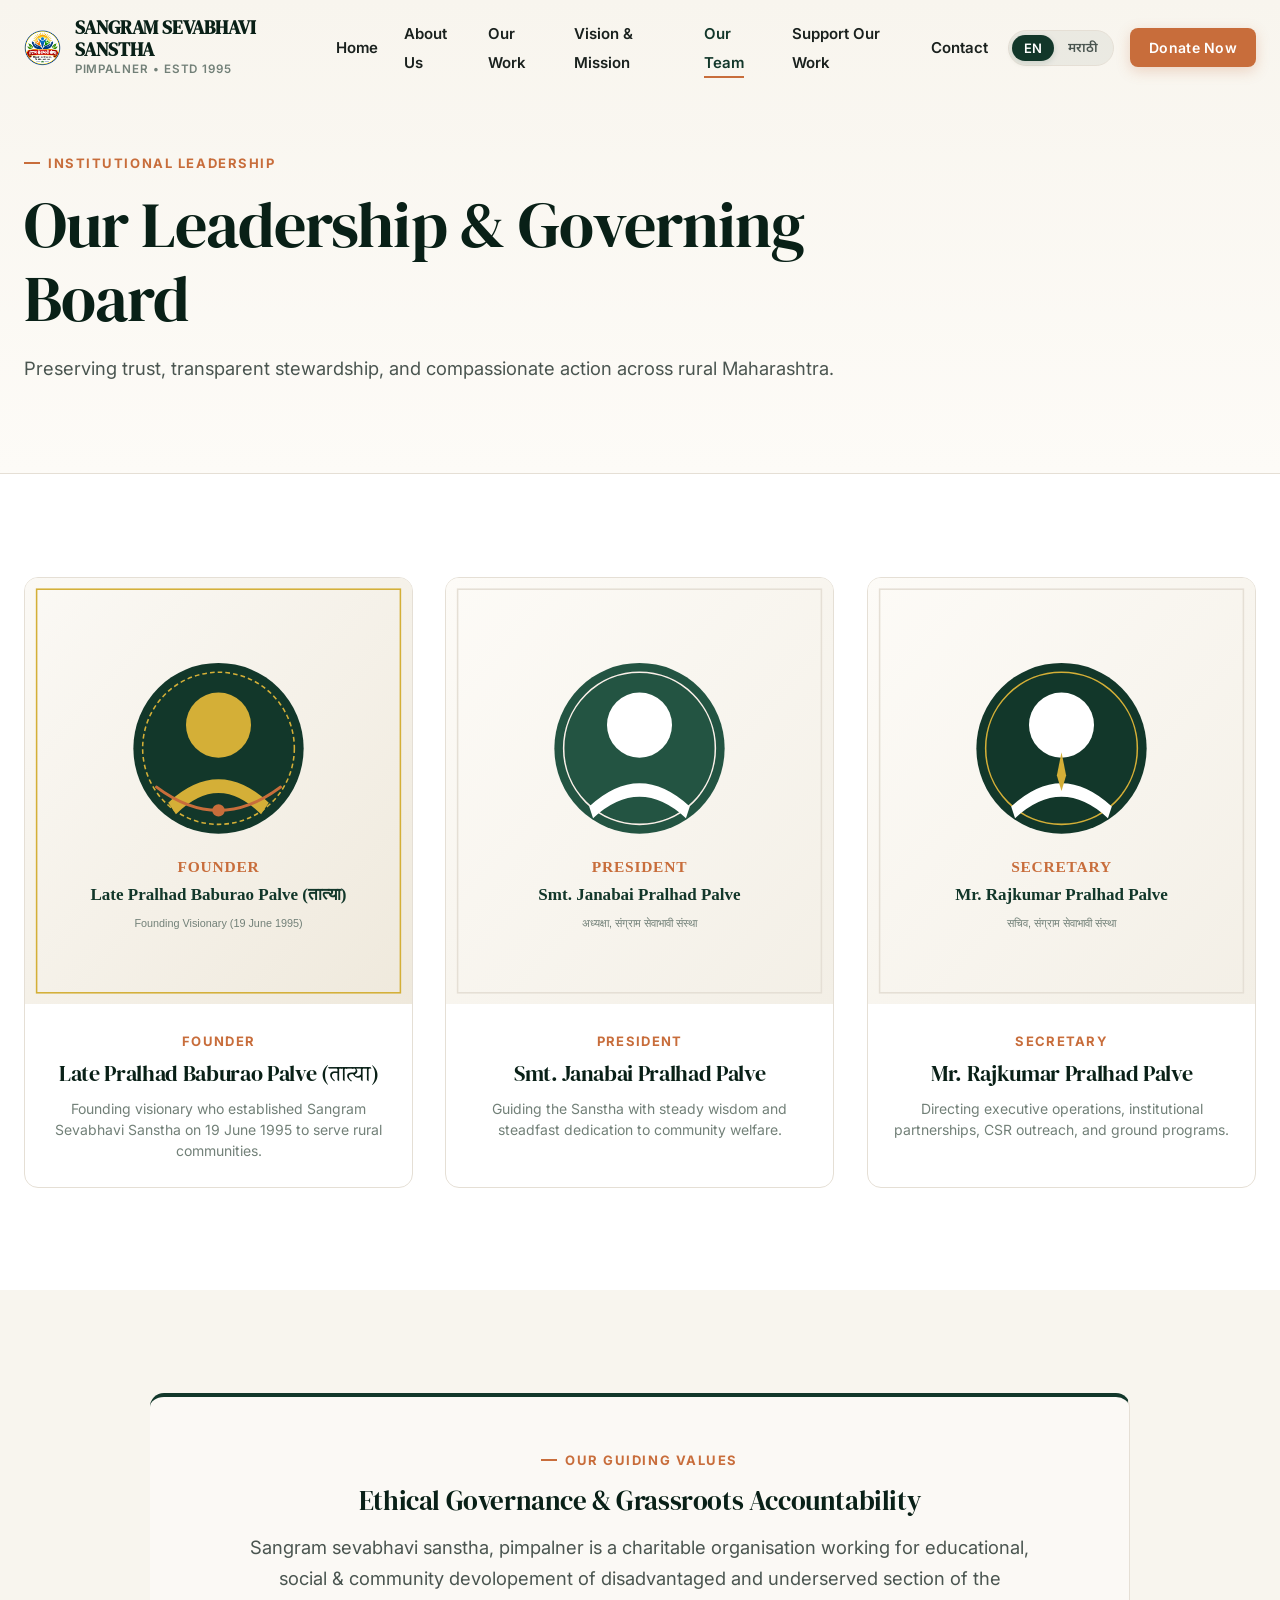
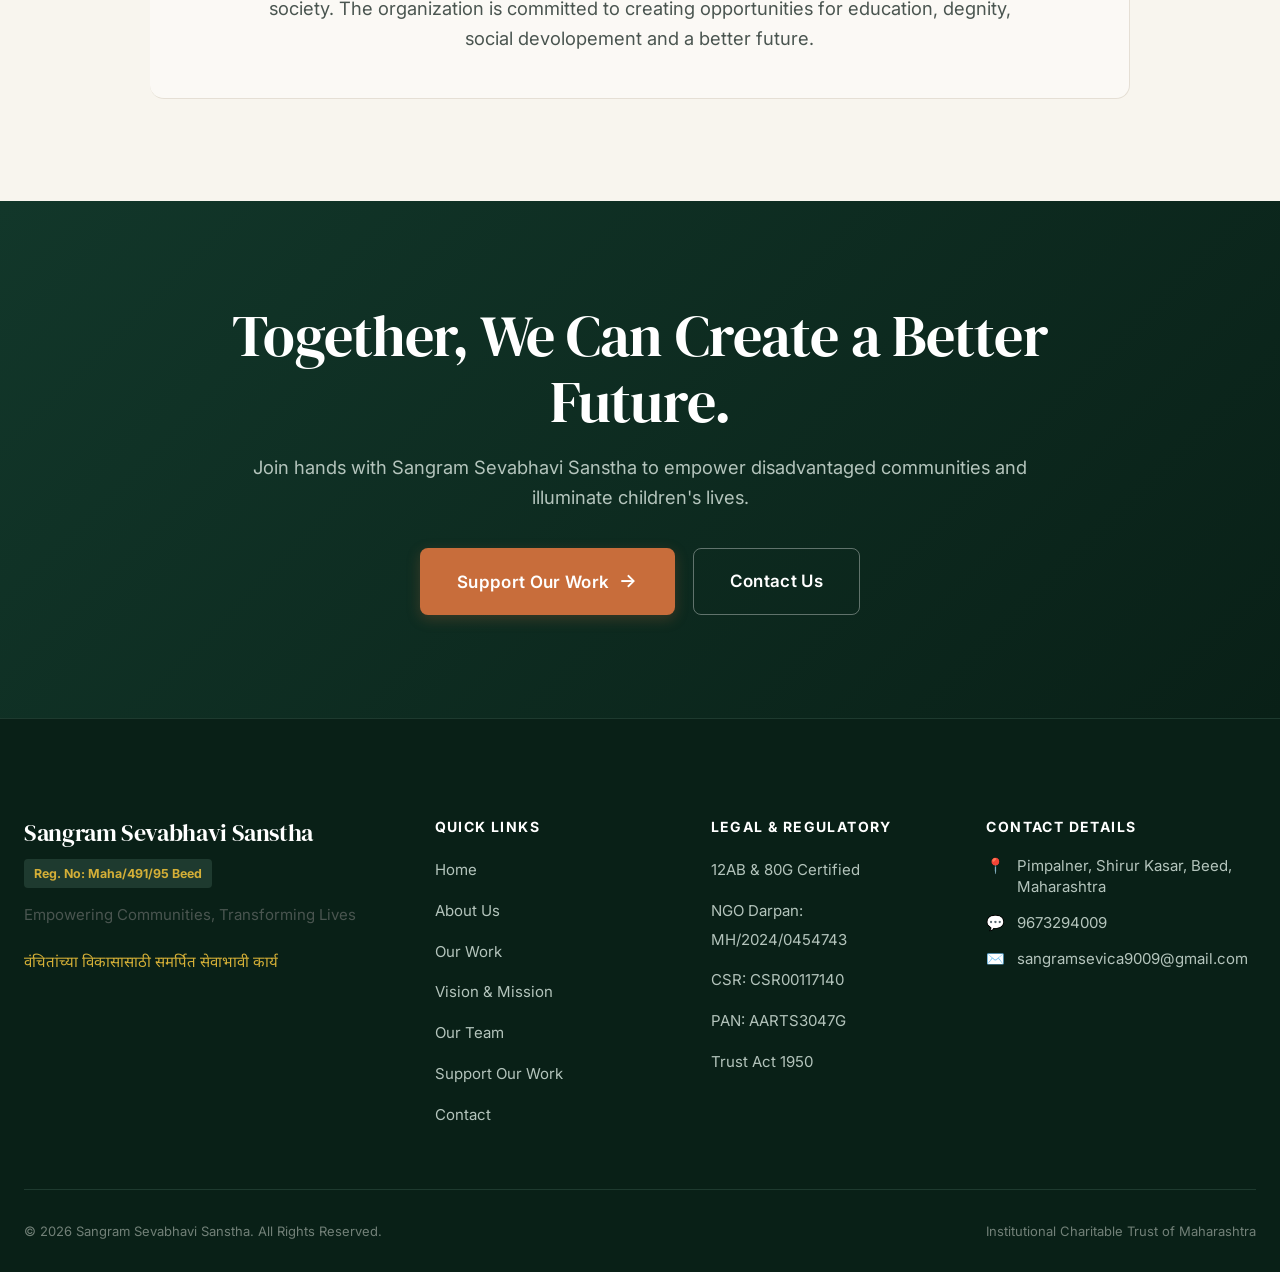
<file: team.html>
<!DOCTYPE html>
<html lang="en" dir="ltr">
<head>
  <meta charset="UTF-8">
  <meta name="viewport" content="width=device-width, initial-scale=1.0">
  <title>Our Leadership & Team | Sangram Sevabhavi Sanstha</title>
  <meta name="description" content="Meet the leadership and governing board of Sangram Sevabhavi Sanstha Pimpalner, dedicated to rural community welfare and child development in Maharashtra.">
  
  <link rel="icon" type="image/png" href="assets/icons/favicon.png">
  <link rel="stylesheet" href="css/style.css">
  <link rel="stylesheet" href="css/responsive.css">
  <link rel="stylesheet" href="css/animations.css">
</head>
<body data-page-meta="teamTitle">

  <!-- ==================== HEADER ==================== -->
  <header class="site-header" id="siteHeader">
    <div class="container navbar">
      <a href="index.html" class="brand" aria-label="Sangram Sevabhavi Sanstha Home">
        <div class="brand-emblem">
          <img src="assets/icons/favicon.png" alt="Sangram Sanstha Logo" width="26" height="26">
        </div>
        <div class="brand-text">
          <span class="brand-title">SANGRAM SEVABHAVI SANSTHA</span>
          <span class="brand-sub">PIMPALNER • ESTD 1995</span>
        </div>
      </a>

      <nav class="nav-wrapper" aria-label="Primary Navigation">
        <ul class="nav-menu">
          <li><a href="index.html" class="nav-link" data-i18n="nav.home">Home</a></li>
          <li><a href="about.html" class="nav-link" data-i18n="nav.about">About Us</a></li>
          <li><a href="work.html" class="nav-link" data-i18n="nav.work">Our Work</a></li>
          <li><a href="vision-mission.html" class="nav-link" data-i18n="nav.visionMission">Vision & Mission</a></li>
          <li><a href="team.html" class="nav-link active" data-i18n="nav.team">Our Team</a></li>
          <li><a href="support.html" class="nav-link" data-i18n="nav.support">Support Our Work</a></li>
          <li><a href="contact.html" class="nav-link" data-i18n="nav.contact">Contact</a></li>
        </ul>
      </nav>

      <div class="header-actions">
        <div class="lang-switcher" role="group" aria-label="Language Selector">
          <button type="button" class="lang-btn active" data-lang-btn="en" aria-pressed="true">EN</button>
          <button type="button" class="lang-btn" data-lang-btn="mr" aria-pressed="false">मराठी</button>
        </div>

        <button type="button" class="btn btn-primary btn-sm btn-donate-header" data-open-donation-modal data-i18n="nav.donate">
          Donate Now
        </button>

        <button type="button" class="mobile-menu-toggle" aria-label="Toggle Menu" aria-expanded="false">
          <svg width="24" height="24" viewBox="0 0 24 24" fill="none" stroke="currentColor" stroke-width="2.4" stroke-linecap="round">
            <line x1="3" y1="12" x2="21" y2="12"></line>
            <line x1="3" y1="6" x2="21" y2="6"></line>
            <line x1="3" y1="18" x2="21" y2="18"></line>
          </svg>
        </button>
      </div>
    </div>
  </header>

  <!-- Mobile Drawer Backdrop & Menu -->
  <div class="mobile-drawer-backdrop" aria-hidden="true"></div>
  <aside class="mobile-drawer" aria-label="Mobile Navigation">
    <div class="mobile-drawer-header">
      <div class="brand-text">
        <span class="brand-title">SANGRAM SEVABHAVI SANSTHA</span>
        <span class="brand-sub">PIMPALNER</span>
      </div>
      <button type="button" class="mobile-drawer-close" aria-label="Close Menu">&times;</button>
    </div>

    <div style="margin-bottom: 20px;">
      <span style="font-size: 0.8rem; font-weight: 700; text-transform: uppercase; color: var(--text-muted); display: block; margin-bottom: 8px;">Select Language / भाषा निवडा</span>
      <div class="lang-switcher" style="width: 100%; display: flex;">
        <button type="button" class="lang-btn active" data-lang-btn="en" style="flex: 1;" aria-pressed="true">English (EN)</button>
        <button type="button" class="lang-btn" data-lang-btn="mr" style="flex: 1;" aria-pressed="false">मराठी (MR)</button>
      </div>
    </div>

    <ul class="mobile-nav-list">
      <li><a href="index.html" class="mobile-nav-link" data-i18n="nav.home">Home</a></li>
      <li><a href="about.html" class="mobile-nav-link" data-i18n="nav.about">About Us</a></li>
      <li><a href="work.html" class="mobile-nav-link" data-i18n="nav.work">Our Work</a></li>
      <li><a href="vision-mission.html" class="mobile-nav-link" data-i18n="nav.visionMission">Vision & Mission</a></li>
      <li><a href="team.html" class="mobile-nav-link active" data-i18n="nav.team">Our Team</a></li>
      <li><a href="support.html" class="mobile-nav-link" data-i18n="nav.support">Support Our Work</a></li>
      <li><a href="contact.html" class="mobile-nav-link" data-i18n="nav.contact">Contact</a></li>
    </ul>

    <button type="button" class="btn btn-primary" data-open-donation-modal style="width: 100%;" data-i18n="nav.donate">
      Donate Now
    </button>
  </aside>

  <main>
    <!-- Page Hero -->
    <section class="page-hero">
      <div class="container">
        <div class="page-hero-content reveal">
          <span class="section-eyebrow" data-i18n="team.eyebrow">Institutional Leadership</span>
          <h1 class="page-hero-title" data-i18n="team.teamPageTitle">Our Leadership & Governing Board</h1>
          <p class="large-p" data-i18n="team.teamPageSub">
            Preserving trust, transparent stewardship, and compassionate action across rural Maharashtra.
          </p>
        </div>
      </div>
    </section>

    <!-- Leadership Profiles -->
    <section class="section section--surface">
      <div class="container">
        <div class="team-grid">
          <!-- Founder -->
          <div class="team-card reveal reveal-delay-1">
            <div class="team-card-media">
              <img src="assets/images/team/founder.svg" alt="Late Pralhad Baburao Palve (तात्या)" data-i18n-alt="team.founderName" width="500" height="550">
            </div>
            <div class="team-card-body">
              <span class="team-card-role" data-i18n="team.founderRole">Founder</span>
              <h2 class="team-card-name" style="font-size: 1.4rem;" data-i18n="team.founderName">Late Pralhad Baburao Palve (तात्या)</h2>
              <p class="team-card-note" data-i18n="team.founderNote">Founding visionary who established Sangram Sevabhavi Sanstha on 19 June 1995 to serve rural communities.</p>
            </div>
          </div>

          <!-- President -->
          <div class="team-card reveal reveal-delay-2">
            <div class="team-card-media">
              <img src="assets/images/team/president.svg" alt="Smt. Janabai Pralhad Palve" data-i18n-alt="team.presidentName" width="500" height="550">
            </div>
            <div class="team-card-body">
              <span class="team-card-role" data-i18n="team.presidentRole">President</span>
              <h2 class="team-card-name" style="font-size: 1.4rem;" data-i18n="team.presidentName">Smt. Janabai Pralhad Palve</h2>
              <p class="team-card-note" data-i18n="team.presidentNote">Guiding the Sanstha with steady wisdom and steadfast dedication to community welfare.</p>
            </div>
          </div>

          <!-- Secretary -->
          <div class="team-card reveal reveal-delay-3">
            <div class="team-card-media">
              <img src="assets/images/team/secretary.svg" alt="Mr. Rajkumar Pralhad Palve" data-i18n-alt="team.secretaryName" width="500" height="550">
            </div>
            <div class="team-card-body">
              <span class="team-card-role" data-i18n="team.secretaryRole">Secretary</span>
              <h2 class="team-card-name" style="font-size: 1.4rem;" data-i18n="team.secretaryName">Mr. Rajkumar Pralhad Palve</h2>
              <p class="team-card-note" data-i18n="team.secretaryNote">Directing executive operations, institutional partnerships, CSR outreach, and ground programs.</p>
            </div>
          </div>
        </div>
      </div>
    </section>

    <!-- Governance Commitment Note -->
    <section class="section section--warm">
      <div class="container container--narrow">
        <div class="editorial-quote-box reveal" style="text-align: center; border-left: none; border-top: 4px solid var(--primary);">
          <span class="section-eyebrow" data-i18n="aboutPage.valuesTitle">Our Guiding Values</span>
          <h3 style="font-size: 1.7rem; color: var(--primary-dark); margin-bottom: 16px;">
            Ethical Governance & Grassroots Accountability
          </h3>
          <p class="large-p" style="max-width: 780px; margin-inline: auto;" data-i18n="intro.text">
            Sangram sevabhavi sanstha, pimpalner is a charitable organisation working for educational, social & community devolopement of disadvantaged and underserved section of the society. The organization is committed to creating opportunities for education, degnity, social devolopement and a better future.
          </p>
        </div>
      </div>
    </section>

    <!-- CTA -->
    <section class="final-cta-section">
      <div class="container final-cta-content reveal">
        <h2 class="final-cta-title" data-i18n="finalCta.heading">Together, We Can Create a Better Future.</h2>
        <p class="final-cta-sub" data-i18n="finalCta.subheading">
          Join hands with Sangram Sevabhavi Sanstha to empower disadvantaged communities and illuminate children's lives.
        </p>
        <div class="final-cta-actions">
          <button type="button" class="btn btn-primary btn-lg" data-open-donation-modal>
            <span data-i18n="finalCta.supportBtn">Support Our Work</span>
            <span class="arrow-icon" aria-hidden="true">→</span>
          </button>
          <a href="contact.html" class="btn btn-outline-light btn-lg">
            <span data-i18n="finalCta.contactBtn">Contact Us</span>
          </a>
        </div>
      </div>
    </section>
  </main>

  <!-- Footer -->
  <footer class="site-footer">
    <div class="container">
      <div class="footer-grid">
        <div class="footer-brand">
          <h3 data-i18n="footer.orgName">Sangram Sevabhavi Sanstha</h3>
          <span class="footer-reg" data-i18n="footer.regNo">Reg. No: Maha/491/95 Beed</span>
          <div class="footer-taglines">
            <p data-i18n="footer.englishTagline">"Empowering Communities, Transforming Lives"</p>
            <p class="marathi-tag" data-i18n="footer.marathiTagline">"वंचितांच्या विकासासाठी समर्पित सेवाभावी कार्य"</p>
          </div>
        </div>

        <div>
          <h4 class="footer-col-title" data-i18n="footer.quickLinks">Quick Links</h4>
          <ul class="footer-links">
            <li><a href="index.html" data-i18n="nav.home">Home</a></li>
            <li><a href="about.html" data-i18n="nav.about">About Us</a></li>
            <li><a href="work.html" data-i18n="nav.work">Our Work</a></li>
            <li><a href="vision-mission.html" data-i18n="nav.visionMission">Vision & Mission</a></li>
            <li><a href="team.html" data-i18n="nav.team">Our Team</a></li>
            <li><a href="support.html" data-i18n="nav.support">Support Our Work</a></li>
            <li><a href="contact.html" data-i18n="nav.contact">Contact</a></li>
          </ul>
        </div>

        <div>
          <h4 class="footer-col-title" data-i18n="footer.legalLinks">Legal & Regulatory</h4>
          <ul class="footer-links">
            <li><a href="about.html#registration">12AB & 80G Certified</a></li>
            <li><a href="about.html#registration">NGO Darpan: MH/2024/0454743</a></li>
            <li><a href="about.html#registration">CSR: CSR00117140</a></li>
            <li><a href="about.html#registration">PAN: AARTS3047G</a></li>
            <li><a href="about.html#registration">Trust Act 1950</a></li>
          </ul>
        </div>

        <div>
          <h4 class="footer-col-title" data-i18n="footer.contactInfo">Contact Details</h4>
          <div class="footer-contact-item">
            <span>📍</span>
            <span>Pimpalner, Shirur Kasar, Beed, Maharashtra</span>
          </div>
          <div class="footer-contact-item">
            <span>💬</span>
            <a href="https://wa.me/919673294009" target="_blank" rel="noopener noreferrer">9673294009</a>
          </div>
          <div class="footer-contact-item">
            <span>✉️</span>
            <a href="mailto:sangramsevica9009@gmail.com">sangramsevica9009@gmail.com</a>
          </div>
        </div>
      </div>

      <div class="footer-bottom">
        <div>
          © <span id="currentYear">1995</span> Sangram Sevabhavi Sanstha. <span data-i18n="footer.rightsReserved">All Rights Reserved.</span>
        </div>
        <div data-i18n="footer.designedFor">
          Institutional Charitable Trust of Maharashtra
        </div>
      </div>
    </div>
  </footer>

  <!-- Donation Modal -->
  <div class="donation-modal" id="donationModal" role="dialog" aria-modal="true" aria-hidden="true" aria-labelledby="modalTitle">
    <div class="modal-backdrop"></div>
    <div class="modal-container">
      <button type="button" class="modal-close-btn" data-close-modal aria-label="Close Donation Dialog">&times;</button>
      <div class="modal-header">
        <h3 class="modal-title" id="modalTitle" data-i18n="modal.title">Support Our Work</h3>
        <p class="modal-subtitle" data-i18n="modal.subtitle">Make a direct contribution to Sangram Sevabhavi Sanstha</p>
      </div>
      <div class="modal-tabs" role="tablist">
        <button type="button" class="modal-tab-btn active" data-tab="tabUpi" role="tab" aria-selected="true" data-i18n="modal.tabUpi">UPI / QR Code</button>
        <button type="button" class="modal-tab-btn" data-tab="tabBank" role="tab" aria-selected="false" data-i18n="modal.tabBank">Bank Transfer</button>
      </div>
      <div class="modal-tab-panel active" id="tabUpi" role="tabpanel">
        <div class="qr-box" style="margin-block: 10px;">
          <div class="qr-image">
            <img src="assets/images/donation/donation-qr.svg" alt="Donation QR Code" width="180" height="180">
          </div>
          <span style="font-size: 0.8rem; font-weight: 700; color: var(--text-muted);" data-i18n="support.upiLabel">UPI ID</span>
          <span style="font-family: monospace; font-size: 1.05rem; font-weight: 700; color: var(--primary-dark);" data-i18n="support.upiValue">sangramsevabhavisanstha@ibl</span>
        </div>
        <div style="margin-top: 16px;">
          <button type="button" class="btn btn-primary" data-copy-target="sangramsevabhavisanstha@ibl" style="width: 100%;">
            <span data-i18n="support.copyUpiBtn">Copy UPI ID</span>
          </button>
        </div>
      </div>
      <div class="modal-tab-panel" id="tabBank" role="tabpanel">
        <div class="donation-field-group" style="margin-block: 10px;">
          <div class="donation-field">
            <span class="donation-field-label" data-i18n="support.acNameLabel">Account Name</span>
            <span class="donation-field-value" data-i18n="support.acNameValue">Sangram sevabhavi sanstha</span>
          </div>
          <div class="donation-field">
            <span class="donation-field-label" data-i18n="support.bankLabel">Bank</span>
            <span class="donation-field-value" data-i18n="support.bankValue">Maharashtra Gramin Bank</span>
          </div>
          <div class="donation-field">
            <span class="donation-field-label" data-i18n="support.branchLabel">Branch</span>
            <span class="donation-field-value" data-i18n="support.branchValue">Shirur Kasar</span>
          </div>
          <div class="donation-field">
            <span class="donation-field-label" data-i18n="support.acNoLabel">Account Number</span>
            <span class="donation-field-value" style="font-size: 1.1rem; color: var(--accent-dark);" data-i18n="support.acNoValue">80064322597</span>
          </div>
          <div class="donation-field">
            <span class="donation-field-label" data-i18n="support.ifscLabel">IFSC Code</span>
            <span class="donation-field-value" data-i18n="support.ifscValue">MAHG0004538</span>
          </div>
        </div>
        <div style="display: flex; gap: 10px; margin-top: 16px;">
          <button type="button" class="btn btn-secondary" data-copy-target="80064322597" style="flex: 1;">
            <span data-i18n="support.copyAcBtn">Copy Account Number</span>
          </button>
          <button type="button" class="btn btn-outline" data-copy-target="MAHG0004538">Copy IFSC</button>
        </div>
      </div>
      <div style="margin-top: 20px; text-align: center;">
        <button type="button" class="btn btn-outline btn-sm" data-close-modal data-i18n="modal.closeBtn">Close Window</button>
      </div>
    </div>
  </div>

  <button type="button" class="back-to-top" aria-label="Back to Top" title="Back to Top">↑</button>

  <script src="js/translations.js"></script>
  <script src="js/language.js"></script>
  <script src="js/navigation.js"></script>
  <script src="js/animations.js"></script>
  <script src="js/donation.js"></script>
  <script src="js/main.js"></script>
</body>
</html>
</file>
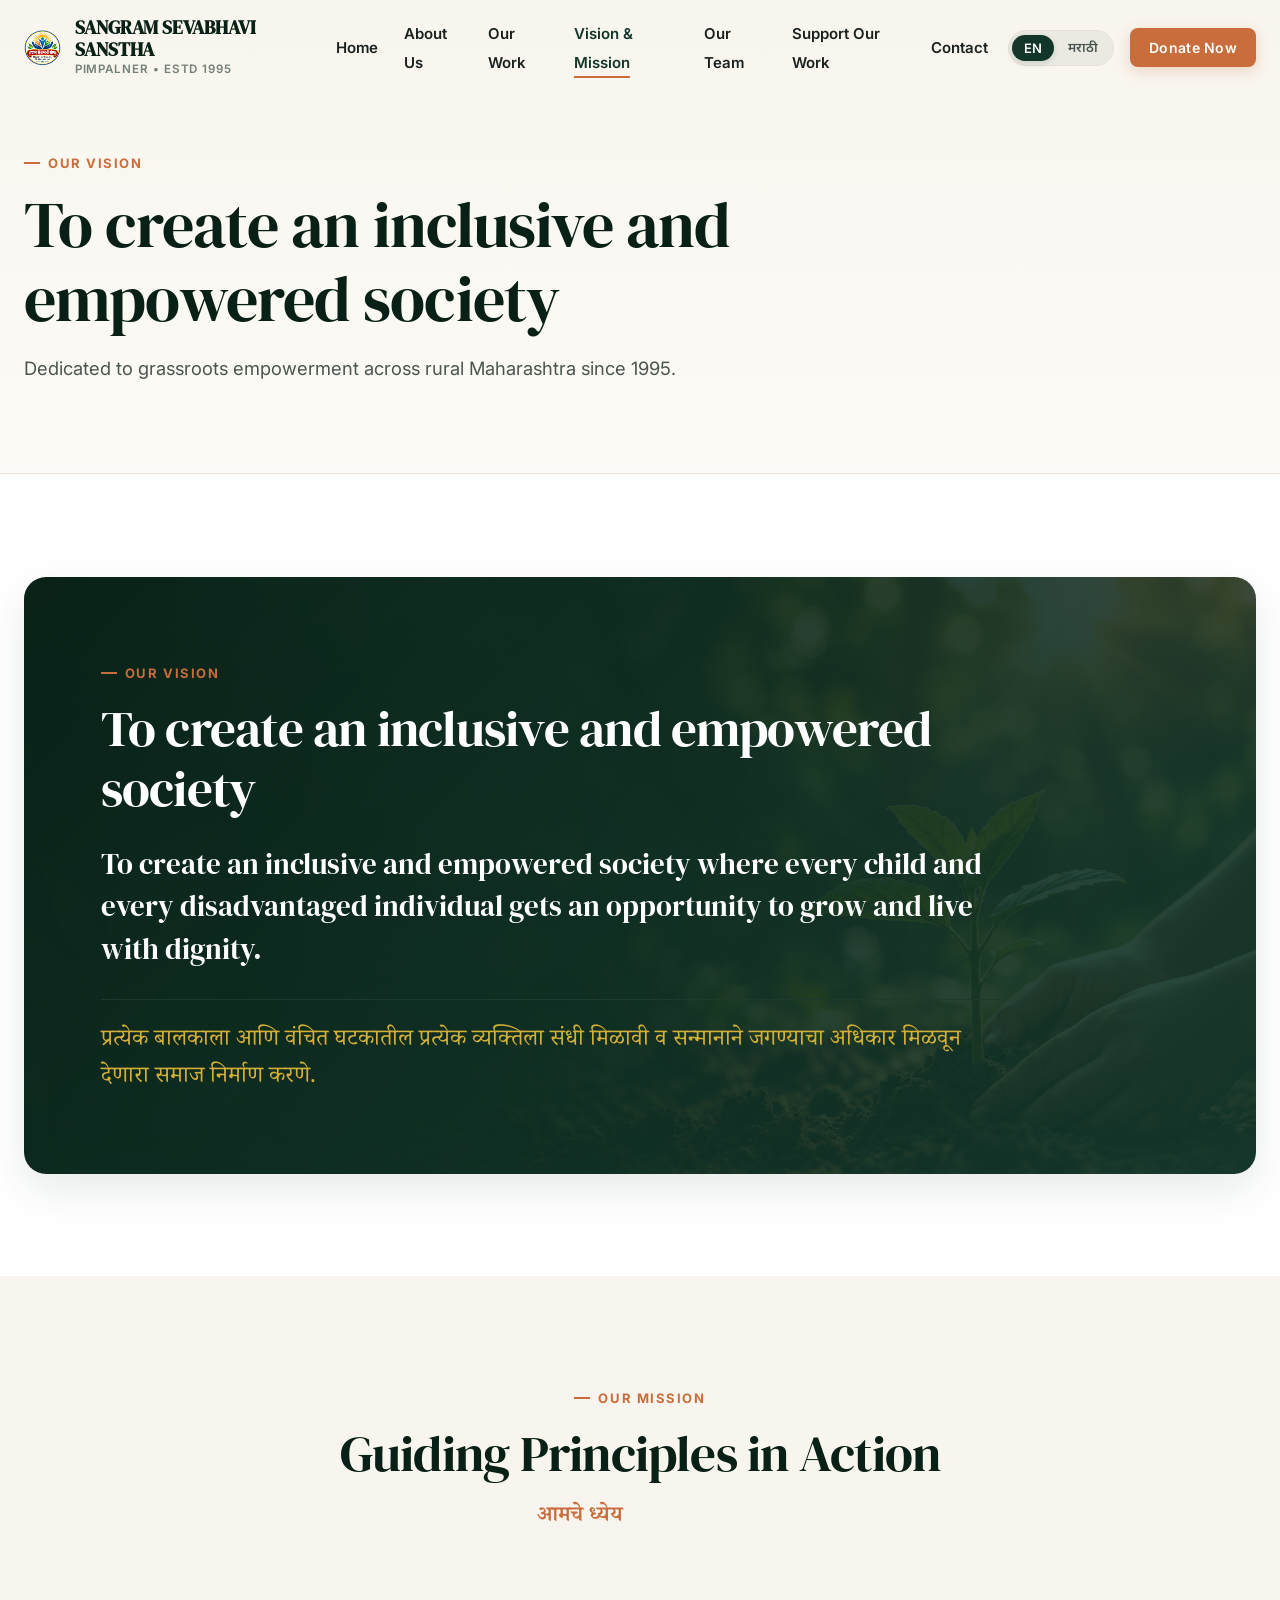
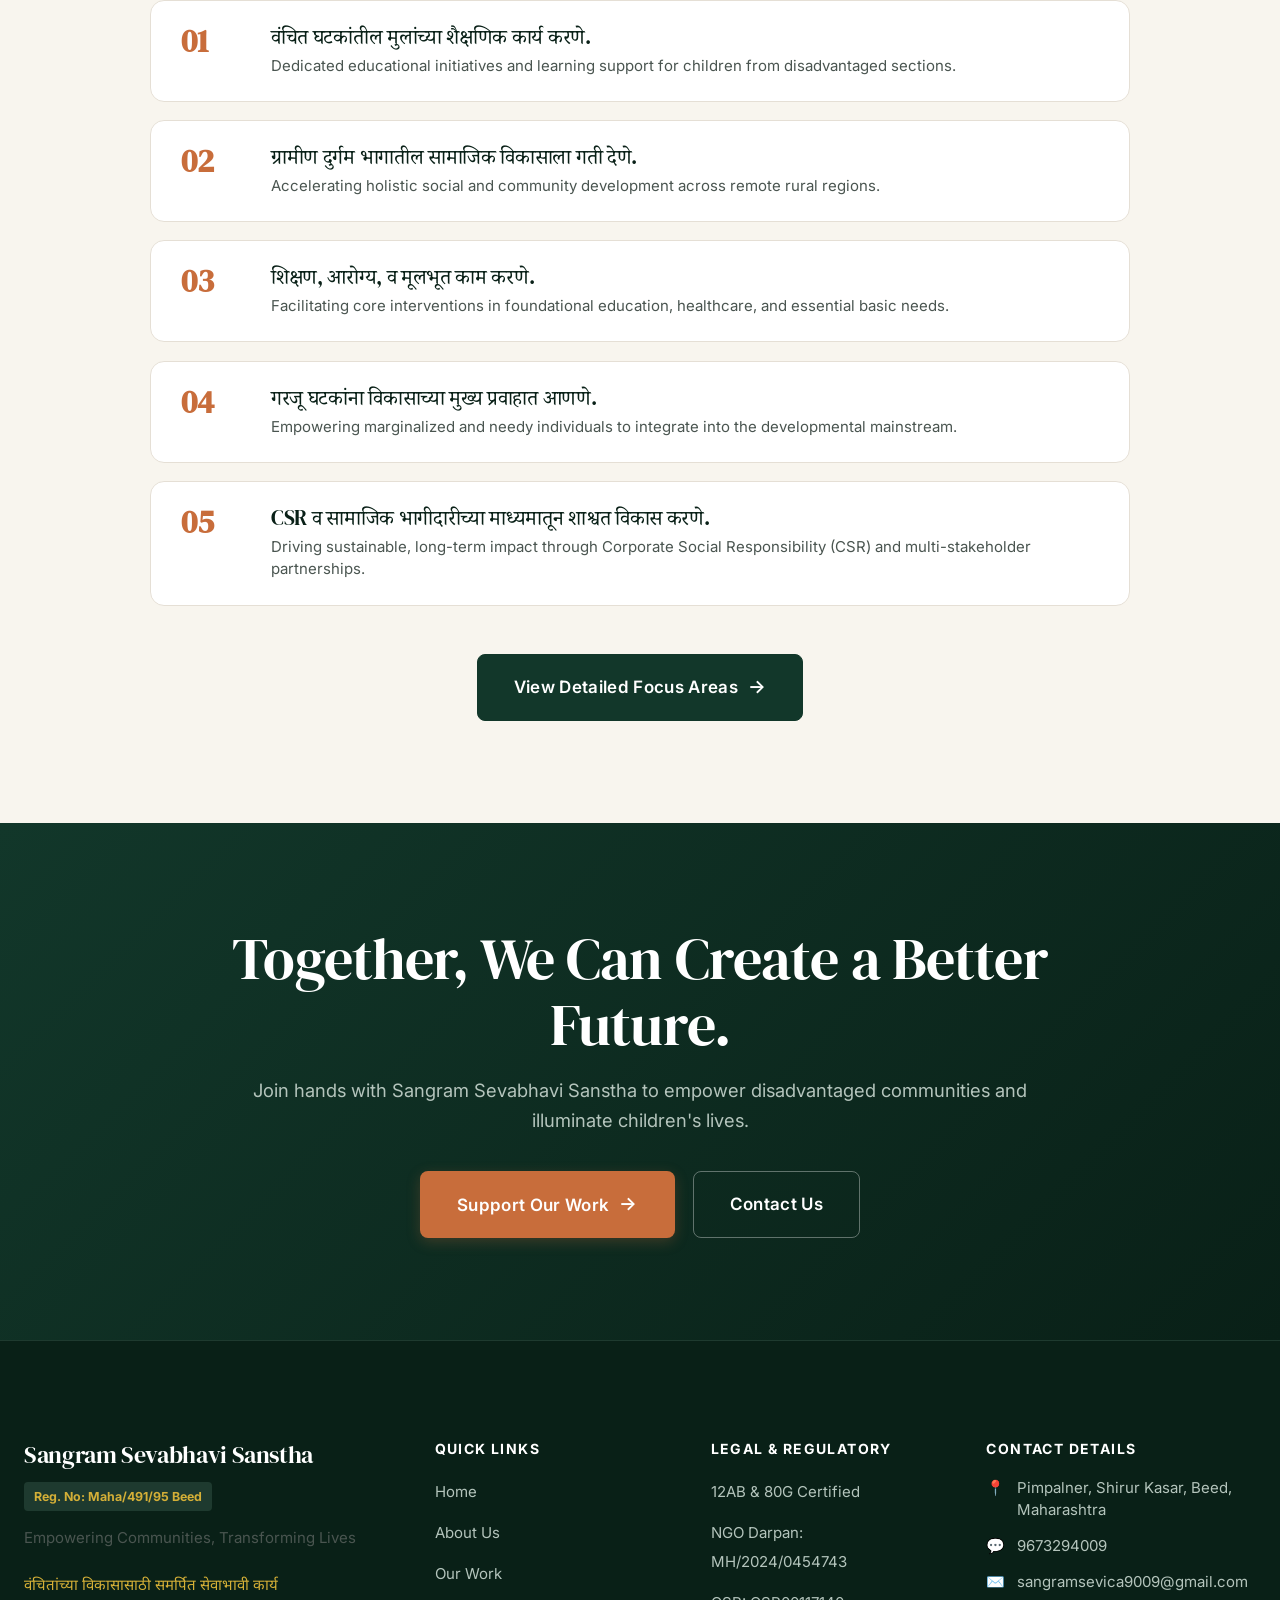
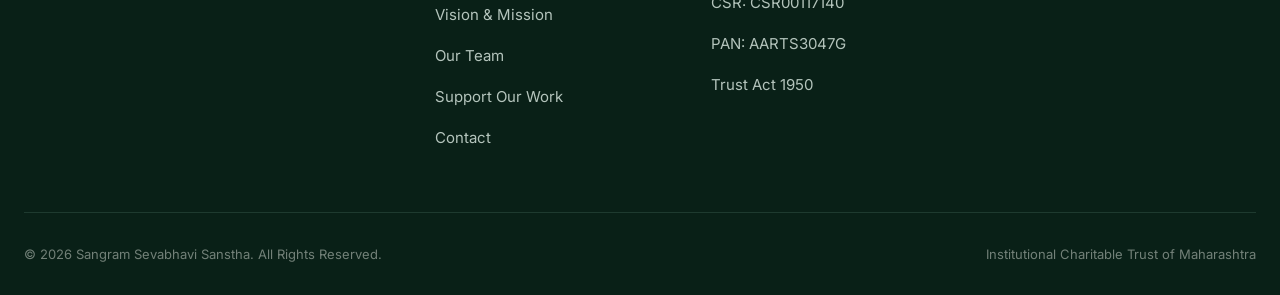
<file: vision-mission.html>
<!DOCTYPE html>
<html lang="en" dir="ltr">
<head>
  <meta charset="UTF-8">
  <meta name="viewport" content="width=device-width, initial-scale=1.0">
  <title>Vision & Mission | Sangram Sevabhavi Sanstha</title>
  <meta name="description" content="Discover the foundational vision and guiding mission of Sangram Sevabhavi Sanstha Pimpalner, working for child education, social dignity, and inclusive rural development.">
  
  <link rel="icon" type="image/png" href="assets/icons/favicon.png">
  <link rel="stylesheet" href="css/style.css">
  <link rel="stylesheet" href="css/responsive.css">
  <link rel="stylesheet" href="css/animations.css">
</head>
<body data-page-meta="visionTitle">

  <!-- ==================== HEADER ==================== -->
  <header class="site-header" id="siteHeader">
    <div class="container navbar">
      <a href="index.html" class="brand" aria-label="Sangram Sevabhavi Sanstha Home">
        <div class="brand-emblem">
          <img src="assets/icons/favicon.png" alt="Sangram Sanstha Logo" width="26" height="26">
        </div>
        <div class="brand-text">
          <span class="brand-title">SANGRAM SEVABHAVI SANSTHA</span>
          <span class="brand-sub">PIMPALNER • ESTD 1995</span>
        </div>
      </a>

      <nav class="nav-wrapper" aria-label="Primary Navigation">
        <ul class="nav-menu">
          <li><a href="index.html" class="nav-link" data-i18n="nav.home">Home</a></li>
          <li><a href="about.html" class="nav-link" data-i18n="nav.about">About Us</a></li>
          <li><a href="work.html" class="nav-link" data-i18n="nav.work">Our Work</a></li>
          <li><a href="vision-mission.html" class="nav-link active" data-i18n="nav.visionMission">Vision & Mission</a></li>
          <li><a href="team.html" class="nav-link" data-i18n="nav.team">Our Team</a></li>
          <li><a href="support.html" class="nav-link" data-i18n="nav.support">Support Our Work</a></li>
          <li><a href="contact.html" class="nav-link" data-i18n="nav.contact">Contact</a></li>
        </ul>
      </nav>

      <div class="header-actions">
        <div class="lang-switcher" role="group" aria-label="Language Selector">
          <button type="button" class="lang-btn active" data-lang-btn="en" aria-pressed="true">EN</button>
          <button type="button" class="lang-btn" data-lang-btn="mr" aria-pressed="false">मराठी</button>
        </div>

        <button type="button" class="btn btn-primary btn-sm btn-donate-header" data-open-donation-modal data-i18n="nav.donate">
          Donate Now
        </button>

        <button type="button" class="mobile-menu-toggle" aria-label="Toggle Menu" aria-expanded="false">
          <svg width="24" height="24" viewBox="0 0 24 24" fill="none" stroke="currentColor" stroke-width="2.4" stroke-linecap="round">
            <line x1="3" y1="12" x2="21" y2="12"></line>
            <line x1="3" y1="6" x2="21" y2="6"></line>
            <line x1="3" y1="18" x2="21" y2="18"></line>
          </svg>
        </button>
      </div>
    </div>
  </header>

  <!-- Mobile Drawer -->
  <div class="mobile-drawer-backdrop" aria-hidden="true"></div>
  <aside class="mobile-drawer" aria-label="Mobile Navigation">
    <div class="mobile-drawer-header">
      <div class="brand-text">
        <span class="brand-title">SANGRAM SEVABHAVI SANSTHA</span>
        <span class="brand-sub">PIMPALNER</span>
      </div>
      <button type="button" class="mobile-drawer-close" aria-label="Close Menu">&times;</button>
    </div>

    <div style="margin-bottom: 20px;">
      <span style="font-size: 0.8rem; font-weight: 700; text-transform: uppercase; color: var(--text-muted); display: block; margin-bottom: 8px;">Select Language / भाषा निवडा</span>
      <div class="lang-switcher" style="width: 100%; display: flex;">
        <button type="button" class="lang-btn active" data-lang-btn="en" style="flex: 1;" aria-pressed="true">English (EN)</button>
        <button type="button" class="lang-btn" data-lang-btn="mr" style="flex: 1;" aria-pressed="false">मराठी (MR)</button>
      </div>
    </div>

    <ul class="mobile-nav-list">
      <li><a href="index.html" class="mobile-nav-link" data-i18n="nav.home">Home</a></li>
      <li><a href="about.html" class="mobile-nav-link" data-i18n="nav.about">About Us</a></li>
      <li><a href="work.html" class="mobile-nav-link" data-i18n="nav.work">Our Work</a></li>
      <li><a href="vision-mission.html" class="mobile-nav-link active" data-i18n="nav.visionMission">Vision & Mission</a></li>
      <li><a href="team.html" class="mobile-nav-link" data-i18n="nav.team">Our Team</a></li>
      <li><a href="support.html" class="mobile-nav-link" data-i18n="nav.support">Support Our Work</a></li>
      <li><a href="contact.html" class="mobile-nav-link" data-i18n="nav.contact">Contact</a></li>
    </ul>

    <button type="button" class="btn btn-primary" data-open-donation-modal style="width: 100%;" data-i18n="nav.donate">
      Donate Now
    </button>
  </aside>

  <main>
    <!-- Page Hero -->
    <section class="page-hero">
      <div class="container">
        <div class="page-hero-content reveal">
          <span class="section-eyebrow" data-i18n="vision.eyebrow">Our Vision & Mission</span>
          <h1 class="page-hero-title" data-i18n="vision.heading">To create an inclusive and empowered society</h1>
          <p class="large-p" data-i18n="intro.subText">
            Dedicated to grassroots empowerment across rural Maharashtra since 1995.
          </p>
        </div>
      </div>
    </section>

    <!-- Vision In-Depth Section -->
    <section class="section section--surface">
      <div class="container">
        <div class="vision-banner reveal">
          <div class="vision-banner-content">
            <span class="section-eyebrow" data-i18n="vision.eyebrow">Our Vision</span>
            <h2 class="section-title" style="color: var(--white); margin-bottom: 24px;" data-i18n="vision.heading">
              To create an inclusive and empowered society
            </h2>

            <!-- English Vision -->
            <p class="vision-quote-en" data-i18n="vision.englishQuote">
              "To create an inclusive and empowered society where every child and every disadvantaged individual gets an opportunity to grow and live with dignity."
            </p>

            <!-- Marathi Vision -->
            <p class="vision-quote-mr" data-i18n="vision.marathiQuote">
              "प्रत्येक बालकाला आणि वंचित घटकातील प्रत्येक व्यक्तिला संधी मिळावी व सन्मानाने जगण्याचा अधिकार मिळवून देणारा समाज निर्माण करणे."
            </p>
          </div>
        </div>
      </div>
    </section>

    <!-- Mission Points Section -->
    <section class="section section--warm">
      <div class="container container--narrow">
        <div class="section-header section-header--center reveal">
          <span class="section-eyebrow" data-i18n="mission.eyebrow">Our Mission</span>
          <h2 class="section-title" data-i18n="mission.heading">Guiding Principles in Action</h2>
          <p class="section-subtitle" style="font-family: var(--font-devanagari-serif); font-size: 1.35rem; color: var(--accent); font-weight: 600;" data-i18n="mission.marathiHeading">
            आमचे ध्येय
          </p>
        </div>

        <div class="mission-list">
          <div class="mission-item reveal reveal-delay-1">
            <div class="mission-item-num" data-i18n="mission.item1Number">01</div>
            <div class="mission-item-content">
              <h3 style="font-size: 1.3rem; margin-bottom: 6px;" data-i18n="mission.item1Text">वंचित घटकांतील मुलांच्या शैक्षणिक कार्य करणे.</h3>
              <p data-i18n="mission.item1En">Dedicated educational initiatives and learning support for children from disadvantaged sections.</p>
            </div>
          </div>

          <div class="mission-item reveal reveal-delay-2">
            <div class="mission-item-num" data-i18n="mission.item2Number">02</div>
            <div class="mission-item-content">
              <h3 style="font-size: 1.3rem; margin-bottom: 6px;" data-i18n="mission.item2Text">ग्रामीण दुर्गम भागातील सामाजिक विकासाला गती देणे.</h3>
              <p data-i18n="mission.item2En">Accelerating holistic social and community development across remote rural regions.</p>
            </div>
          </div>

          <div class="mission-item reveal reveal-delay-3">
            <div class="mission-item-num" data-i18n="mission.item3Number">03</div>
            <div class="mission-item-content">
              <h3 style="font-size: 1.3rem; margin-bottom: 6px;" data-i18n="mission.item3Text">शिक्षण, आरोग्य, व मूलभूत काम करणे.</h3>
              <p data-i18n="mission.item3En">Facilitating core interventions in foundational education, healthcare, and essential basic needs.</p>
            </div>
          </div>

          <div class="mission-item reveal reveal-delay-4">
            <div class="mission-item-num" data-i18n="mission.item4Number">04</div>
            <div class="mission-item-content">
              <h3 style="font-size: 1.3rem; margin-bottom: 6px;" data-i18n="mission.item4Text">गरजू घटकांना विकासाच्या मुख्य प्रवाहात आणणे.</h3>
              <p data-i18n="mission.item4En">Empowering marginalized and needy individuals to integrate into the developmental mainstream.</p>
            </div>
          </div>

          <div class="mission-item reveal reveal-delay-5">
            <div class="mission-item-num" data-i18n="mission.item5Number">05</div>
            <div class="mission-item-content">
              <h3 style="font-size: 1.3rem; margin-bottom: 6px;" data-i18n="mission.item5Text">CSR व सामाजिक भागीदारीच्या माध्यमातून शाश्वत विकास करणे.</h3>
              <p data-i18n="mission.item5En">Driving sustainable, long-term impact through Corporate Social Responsibility (CSR) and multi-stakeholder partnerships.</p>
            </div>
          </div>
        </div>

        <div style="text-align: center; margin-top: 48px;" class="reveal">
          <a href="work.html" class="btn btn-secondary btn-lg">
            <span data-i18n="work.viewAllBtn">View Detailed Focus Areas</span>
            <span class="arrow-icon" aria-hidden="true">→</span>
          </a>
        </div>
      </div>
    </section>

    <!-- CTA -->
    <section class="final-cta-section">
      <div class="container final-cta-content reveal">
        <h2 class="final-cta-title" data-i18n="finalCta.heading">Together, We Can Create a Better Future.</h2>
        <p class="final-cta-sub" data-i18n="finalCta.subheading">
          Join hands with Sangram Sevabhavi Sanstha to empower disadvantaged communities and illuminate children's lives.
        </p>
        <div class="final-cta-actions">
          <button type="button" class="btn btn-primary btn-lg" data-open-donation-modal>
            <span data-i18n="finalCta.supportBtn">Support Our Work</span>
            <span class="arrow-icon" aria-hidden="true">→</span>
          </button>
          <a href="contact.html" class="btn btn-outline-light btn-lg">
            <span data-i18n="finalCta.contactBtn">Contact Us</span>
          </a>
        </div>
      </div>
    </section>
  </main>

  <!-- Footer -->
  <footer class="site-footer">
    <div class="container">
      <div class="footer-grid">
        <div class="footer-brand">
          <h3 data-i18n="footer.orgName">Sangram Sevabhavi Sanstha</h3>
          <span class="footer-reg" data-i18n="footer.regNo">Reg. No: Maha/491/95 Beed</span>
          <div class="footer-taglines">
            <p data-i18n="footer.englishTagline">"Empowering Communities, Transforming Lives"</p>
            <p class="marathi-tag" data-i18n="footer.marathiTagline">"वंचितांच्या विकासासाठी समर्पित सेवाभावी कार्य"</p>
          </div>
        </div>

        <div>
          <h4 class="footer-col-title" data-i18n="footer.quickLinks">Quick Links</h4>
          <ul class="footer-links">
            <li><a href="index.html" data-i18n="nav.home">Home</a></li>
            <li><a href="about.html" data-i18n="nav.about">About Us</a></li>
            <li><a href="work.html" data-i18n="nav.work">Our Work</a></li>
            <li><a href="vision-mission.html" data-i18n="nav.visionMission">Vision & Mission</a></li>
            <li><a href="team.html" data-i18n="nav.team">Our Team</a></li>
            <li><a href="support.html" data-i18n="nav.support">Support Our Work</a></li>
            <li><a href="contact.html" data-i18n="nav.contact">Contact</a></li>
          </ul>
        </div>

        <div>
          <h4 class="footer-col-title" data-i18n="footer.legalLinks">Legal & Regulatory</h4>
          <ul class="footer-links">
            <li><a href="about.html#registration">12AB & 80G Certified</a></li>
            <li><a href="about.html#registration">NGO Darpan: MH/2024/0454743</a></li>
            <li><a href="about.html#registration">CSR: CSR00117140</a></li>
            <li><a href="about.html#registration">PAN: AARTS3047G</a></li>
            <li><a href="about.html#registration">Trust Act 1950</a></li>
          </ul>
        </div>

        <div>
          <h4 class="footer-col-title" data-i18n="footer.contactInfo">Contact Details</h4>
          <div class="footer-contact-item">
            <span>📍</span>
            <span>Pimpalner, Shirur Kasar, Beed, Maharashtra</span>
          </div>
          <div class="footer-contact-item">
            <span>💬</span>
            <a href="https://wa.me/919673294009" target="_blank" rel="noopener noreferrer">9673294009</a>
          </div>
          <div class="footer-contact-item">
            <span>✉️</span>
            <a href="mailto:sangramsevica9009@gmail.com">sangramsevica9009@gmail.com</a>
          </div>
        </div>
      </div>

      <div class="footer-bottom">
        <div>
          © <span id="currentYear">1995</span> Sangram Sevabhavi Sanstha. <span data-i18n="footer.rightsReserved">All Rights Reserved.</span>
        </div>
        <div data-i18n="footer.designedFor">
          Institutional Charitable Trust of Maharashtra
        </div>
      </div>
    </div>
  </footer>

  <!-- Donation Modal -->
  <div class="donation-modal" id="donationModal" role="dialog" aria-modal="true" aria-hidden="true" aria-labelledby="modalTitle">
    <div class="modal-backdrop"></div>
    <div class="modal-container">
      <button type="button" class="modal-close-btn" data-close-modal aria-label="Close Donation Dialog">&times;</button>
      <div class="modal-header">
        <h3 class="modal-title" id="modalTitle" data-i18n="modal.title">Support Our Work</h3>
        <p class="modal-subtitle" data-i18n="modal.subtitle">Make a direct contribution to Sangram Sevabhavi Sanstha</p>
      </div>
      <div class="modal-tabs" role="tablist">
        <button type="button" class="modal-tab-btn active" data-tab="tabUpi" role="tab" aria-selected="true" data-i18n="modal.tabUpi">UPI / QR Code</button>
        <button type="button" class="modal-tab-btn" data-tab="tabBank" role="tab" aria-selected="false" data-i18n="modal.tabBank">Bank Transfer</button>
      </div>
      <div class="modal-tab-panel active" id="tabUpi" role="tabpanel">
        <div class="qr-box" style="margin-block: 10px;">
          <div class="qr-image">
            <img src="assets/images/donation/donation-qr.svg" alt="Donation QR Code" width="180" height="180">
          </div>
          <span style="font-size: 0.8rem; font-weight: 700; color: var(--text-muted);" data-i18n="support.upiLabel">UPI ID</span>
          <span style="font-family: monospace; font-size: 1.05rem; font-weight: 700; color: var(--primary-dark);" data-i18n="support.upiValue">sangramsevabhavisanstha@ibl</span>
        </div>
        <div style="margin-top: 16px;">
          <button type="button" class="btn btn-primary" data-copy-target="sangramsevabhavisanstha@ibl" style="width: 100%;">
            <span data-i18n="support.copyUpiBtn">Copy UPI ID</span>
          </button>
        </div>
      </div>
      <div class="modal-tab-panel" id="tabBank" role="tabpanel">
        <div class="donation-field-group" style="margin-block: 10px;">
          <div class="donation-field">
            <span class="donation-field-label" data-i18n="support.acNameLabel">Account Name</span>
            <span class="donation-field-value" data-i18n="support.acNameValue">Sangram sevabhavi sanstha</span>
          </div>
          <div class="donation-field">
            <span class="donation-field-label" data-i18n="support.bankLabel">Bank</span>
            <span class="donation-field-value" data-i18n="support.bankValue">Maharashtra Gramin Bank</span>
          </div>
          <div class="donation-field">
            <span class="donation-field-label" data-i18n="support.branchLabel">Branch</span>
            <span class="donation-field-value" data-i18n="support.branchValue">Shirur Kasar</span>
          </div>
          <div class="donation-field">
            <span class="donation-field-label" data-i18n="support.acNoLabel">Account Number</span>
            <span class="donation-field-value" style="font-size: 1.1rem; color: var(--accent-dark);" data-i18n="support.acNoValue">80064322597</span>
          </div>
          <div class="donation-field">
            <span class="donation-field-label" data-i18n="support.ifscLabel">IFSC Code</span>
            <span class="donation-field-value" data-i18n="support.ifscValue">MAHG0004538</span>
          </div>
        </div>
        <div style="display: flex; gap: 10px; margin-top: 16px;">
          <button type="button" class="btn btn-secondary" data-copy-target="80064322597" style="flex: 1;">
            <span data-i18n="support.copyAcBtn">Copy Account Number</span>
          </button>
          <button type="button" class="btn btn-outline" data-copy-target="MAHG0004538">Copy IFSC</button>
        </div>
      </div>
      <div style="margin-top: 20px; text-align: center;">
        <button type="button" class="btn btn-outline btn-sm" data-close-modal data-i18n="modal.closeBtn">Close Window</button>
      </div>
    </div>
  </div>

  <button type="button" class="back-to-top" aria-label="Back to Top" title="Back to Top">↑</button>

  <script src="js/translations.js"></script>
  <script src="js/language.js"></script>
  <script src="js/navigation.js"></script>
  <script src="js/animations.js"></script>
  <script src="js/donation.js"></script>
  <script src="js/main.js"></script>
</body>
</html>
</file>
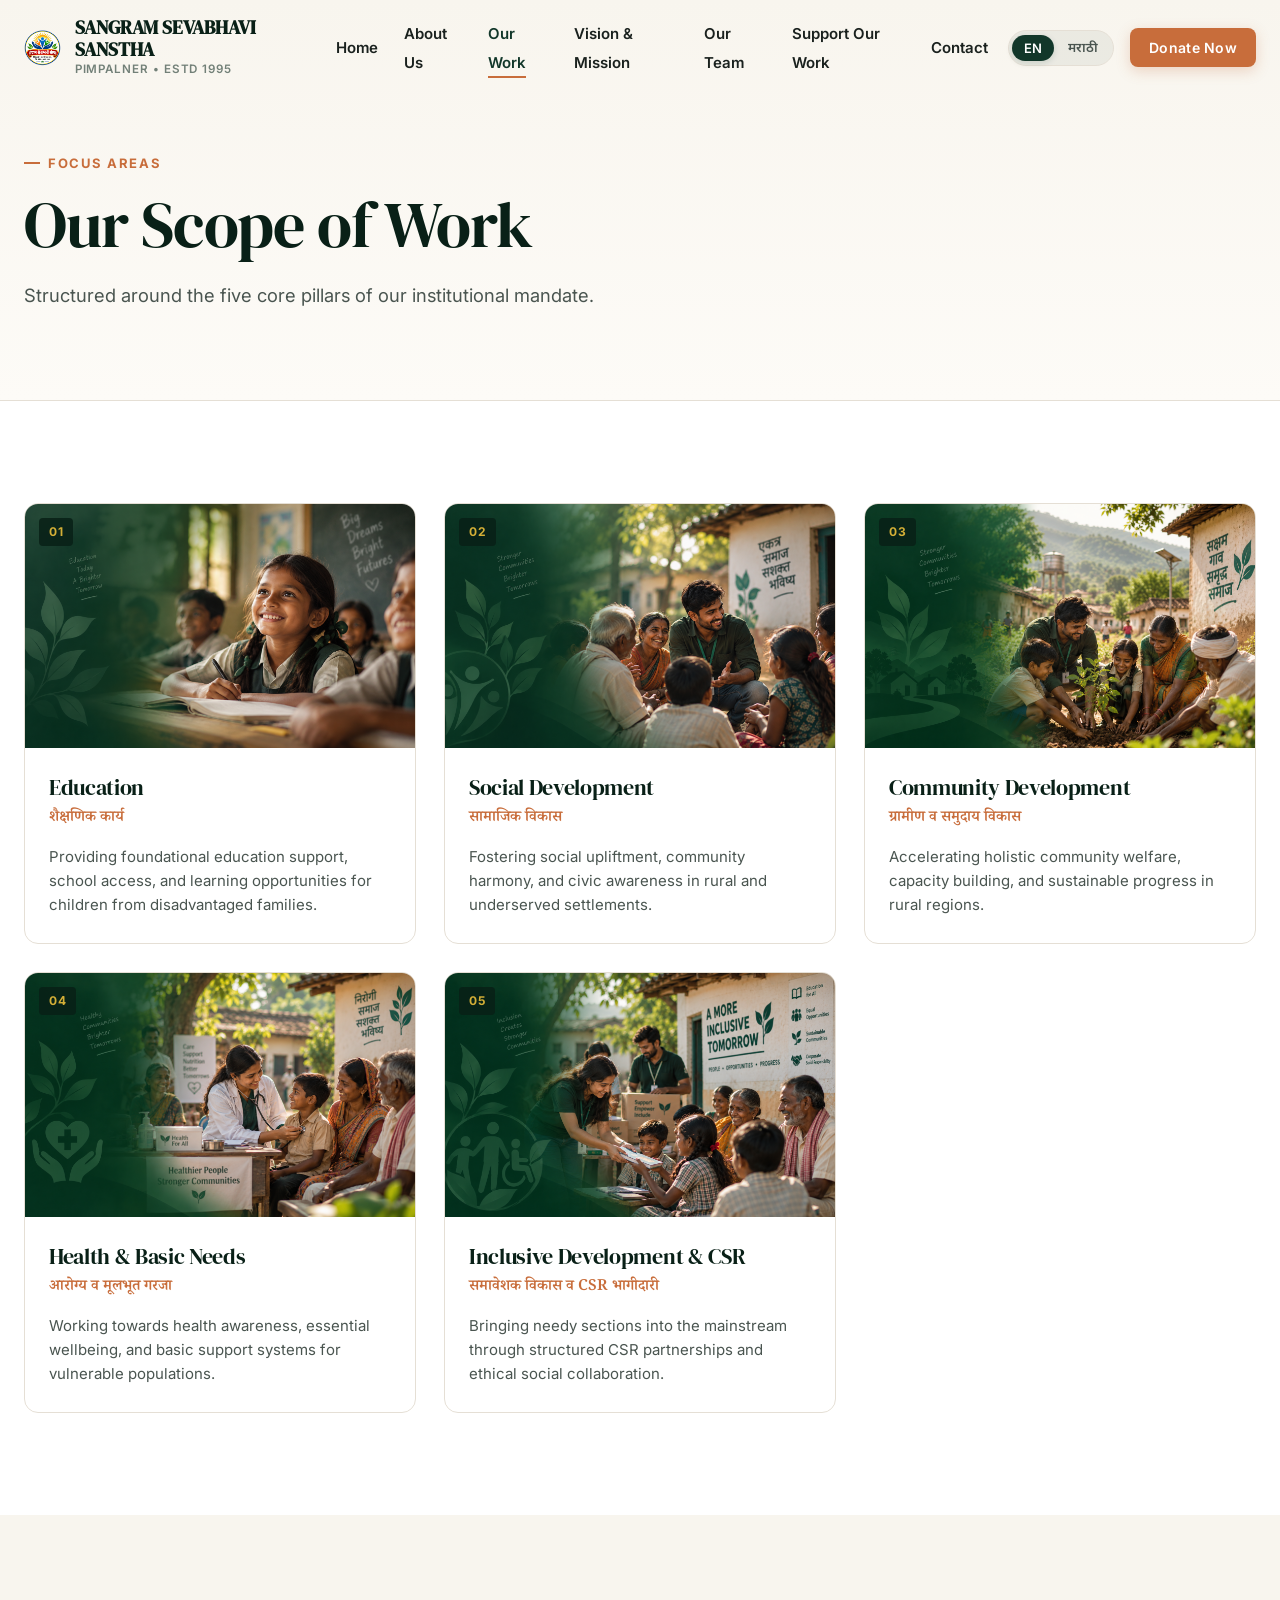
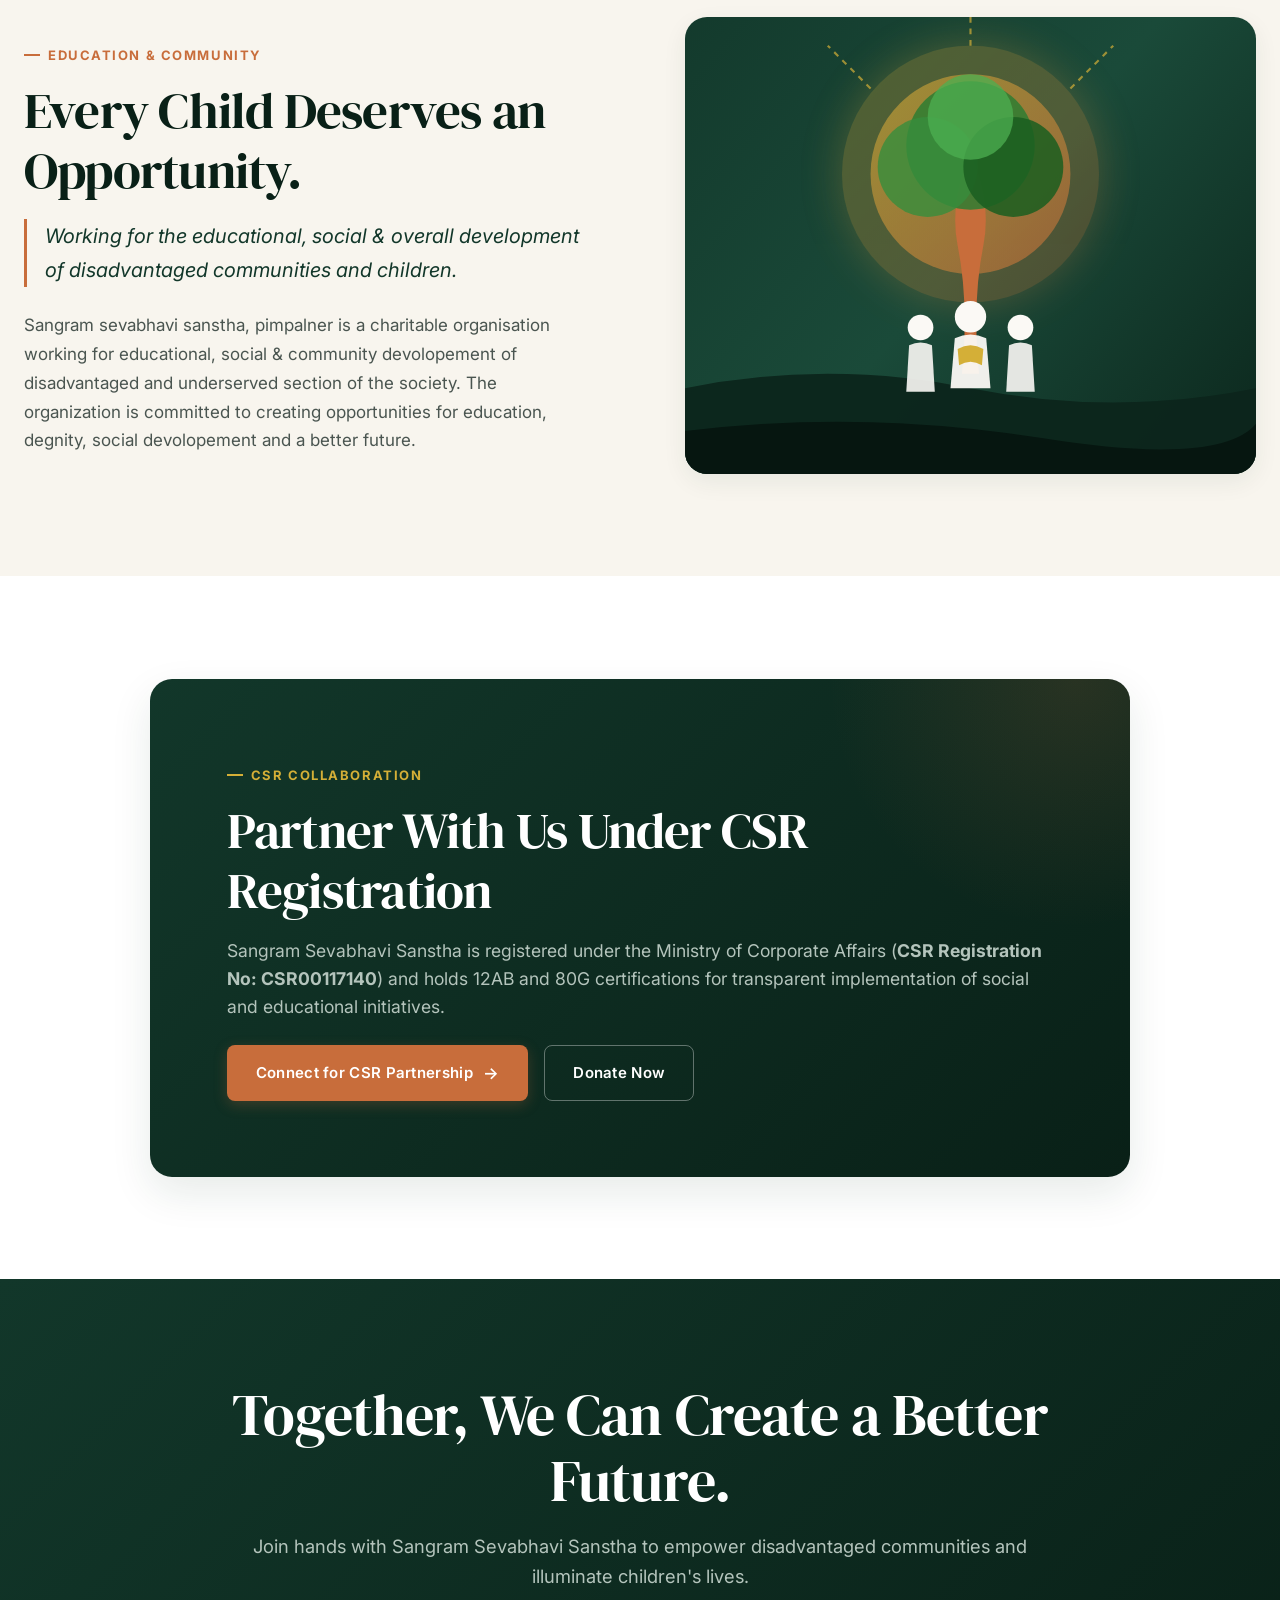
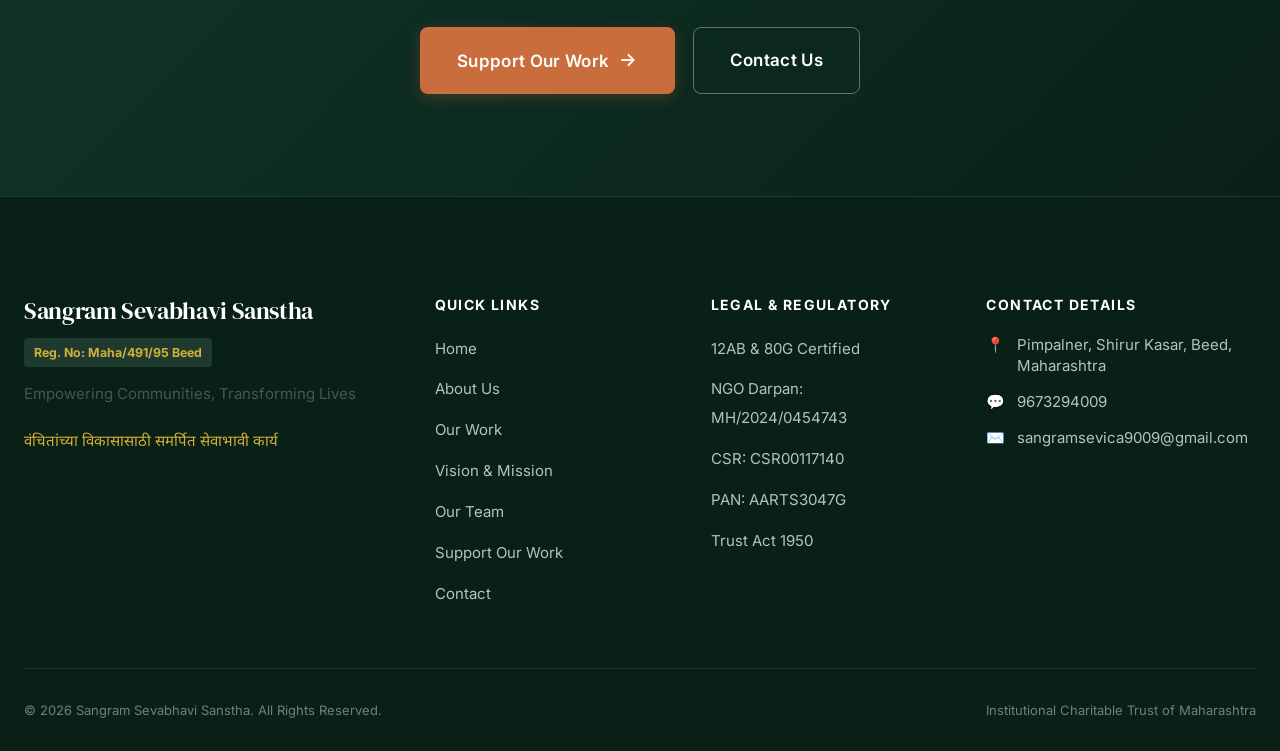
<file: work.html>
<!DOCTYPE html>
<html lang="en" dir="ltr">
<head>
  <meta charset="UTF-8">
  <meta name="viewport" content="width=device-width, initial-scale=1.0">
  <title>Our Work & Focus Areas | Sangram Sevabhavi Sanstha</title>
  <meta name="description" content="Discover our focus areas in education, rural social development, community empowerment, healthcare and CSR partnerships across Maharashtra.">
  
  <link rel="icon" type="image/png" href="assets/icons/favicon.png">
  <link rel="stylesheet" href="css/style.css">
  <link rel="stylesheet" href="css/responsive.css">
  <link rel="stylesheet" href="css/animations.css">
</head>
<body data-page-meta="workTitle">

  <!-- ==================== HEADER ==================== -->
  <header class="site-header" id="siteHeader">
    <div class="container navbar">
      <a href="index.html" class="brand" aria-label="Sangram Sevabhavi Sanstha Home">
        <div class="brand-emblem">
          <img src="assets/icons/favicon.png" alt="Sangram Sanstha Logo" width="26" height="26">
        </div>
        <div class="brand-text">
          <span class="brand-title">SANGRAM SEVABHAVI SANSTHA</span>
          <span class="brand-sub">PIMPALNER • ESTD 1995</span>
        </div>
      </a>

      <nav class="nav-wrapper" aria-label="Primary Navigation">
        <ul class="nav-menu">
          <li><a href="index.html" class="nav-link" data-i18n="nav.home">Home</a></li>
          <li><a href="about.html" class="nav-link" data-i18n="nav.about">About Us</a></li>
          <li><a href="work.html" class="nav-link active" data-i18n="nav.work">Our Work</a></li>
          <li><a href="vision-mission.html" class="nav-link" data-i18n="nav.visionMission">Vision & Mission</a></li>
          <li><a href="team.html" class="nav-link" data-i18n="nav.team">Our Team</a></li>
          <li><a href="support.html" class="nav-link" data-i18n="nav.support">Support Our Work</a></li>
          <li><a href="contact.html" class="nav-link" data-i18n="nav.contact">Contact</a></li>
        </ul>
      </nav>

      <div class="header-actions">
        <div class="lang-switcher" role="group" aria-label="Language Selector">
          <button type="button" class="lang-btn active" data-lang-btn="en" aria-pressed="true">EN</button>
          <button type="button" class="lang-btn" data-lang-btn="mr" aria-pressed="false">मराठी</button>
        </div>

        <button type="button" class="btn btn-primary btn-sm btn-donate-header" data-open-donation-modal data-i18n="nav.donate">
          Donate Now
        </button>

        <button type="button" class="mobile-menu-toggle" aria-label="Toggle Menu" aria-expanded="false">
          <svg width="24" height="24" viewBox="0 0 24 24" fill="none" stroke="currentColor" stroke-width="2.4" stroke-linecap="round">
            <line x1="3" y1="6" x2="21" y2="6"></line>
            <line x1="3" y1="12" x2="21" y2="12"></line>
            <line x1="3" y1="18" x2="21" y2="18"></line>
          </svg>
        </button>
      </div>
    </div>
  </header>

  <!-- Mobile Drawer -->
  <div class="mobile-drawer-backdrop" aria-hidden="true"></div>
  <aside class="mobile-drawer" aria-label="Mobile Navigation">
    <div class="mobile-drawer-header">
      <div class="brand-text">
        <span class="brand-title">SANGRAM SEVABHAVI SANSTHA</span>
        <span class="brand-sub">PIMPALNER</span>
      </div>
      <button type="button" class="mobile-drawer-close" aria-label="Close Menu">&times;</button>
    </div>

    <div style="margin-bottom: 20px;">
      <span style="font-size: 0.8rem; font-weight: 700; text-transform: uppercase; color: var(--text-muted); display: block; margin-bottom: 8px;">Select Language / भाषा निवडा</span>
      <div class="lang-switcher" style="width: 100%; display: flex;">
        <button type="button" class="lang-btn active" data-lang-btn="en" style="flex: 1;" aria-pressed="true">English (EN)</button>
        <button type="button" class="lang-btn" data-lang-btn="mr" style="flex: 1;" aria-pressed="false">मराठी (MR)</button>
      </div>
    </div>

    <ul class="mobile-nav-list">
      <li><a href="index.html" class="mobile-nav-link" data-i18n="nav.home">Home</a></li>
      <li><a href="about.html" class="mobile-nav-link" data-i18n="nav.about">About Us</a></li>
      <li><a href="work.html" class="mobile-nav-link active" data-i18n="nav.work">Our Work</a></li>
      <li><a href="vision-mission.html" class="mobile-nav-link" data-i18n="nav.visionMission">Vision & Mission</a></li>
      <li><a href="team.html" class="mobile-nav-link" data-i18n="nav.team">Our Team</a></li>
      <li><a href="support.html" class="mobile-nav-link" data-i18n="nav.support">Support Our Work</a></li>
      <li><a href="contact.html" class="mobile-nav-link" data-i18n="nav.contact">Contact</a></li>
    </ul>

    <button type="button" class="btn btn-primary" data-open-donation-modal style="width: 100%;" data-i18n="nav.donate">
      Donate Now
    </button>
  </aside>

  <main>
    <!-- Page Hero -->
    <section class="page-hero">
      <div class="container">
        <div class="page-hero-content reveal">
          <span class="section-eyebrow" data-i18n="work.eyebrow">Focus Areas</span>
          <h1 class="page-hero-title" data-i18n="work.heading">Our Scope of Work</h1>
          <p class="large-p" data-i18n="work.subheading">
            Structured around the five core pillars of our institutional mandate.
          </p>
        </div>
      </div>
    </section>

    <!-- Detailed 5 Focus Areas Grid -->
    <section class="section section--surface">
      <div class="container">
        <div class="work-grid">
          <!-- 01. Education -->
          <div class="work-card reveal reveal-delay-1" id="education">
            <div class="work-card-media">
              <img src="assets/images/Focus Areas/Education.png" alt="Education Program" data-i18n-alt="work.area1Title" width="600" height="400">
              <span class="work-card-badge">01</span>
            </div>
            <div class="work-card-body">
              <h3 class="work-card-title" data-i18n="work.area1Title">Education</h3>
              <div class="work-card-marathi" data-i18n="work.area1Marathi">शैक्षणिक कार्य</div>
              <p class="work-card-desc" data-i18n="work.area1Desc">Providing foundational education support, school access, and learning opportunities for children from disadvantaged families.</p>
            </div>
          </div>

          <!-- 02. Social Development -->
          <div class="work-card reveal reveal-delay-2" id="social">
            <div class="work-card-media">
              <img src="assets/images/Focus Areas/Social Development.png" alt="Social Development Program" data-i18n-alt="work.area2Title" width="600" height="400">
              <span class="work-card-badge">02</span>
            </div>
            <div class="work-card-body">
              <h3 class="work-card-title" data-i18n="work.area2Title">Social Development</h3>
              <div class="work-card-marathi" data-i18n="work.area2Marathi">सामाजिक विकास</div>
              <p class="work-card-desc" data-i18n="work.area2Desc">Fostering social upliftment, community harmony, and civic awareness in rural and underserved settlements.</p>
            </div>
          </div>

          <!-- 03. Community Development -->
          <div class="work-card reveal reveal-delay-3" id="community">
            <div class="work-card-media">
              <img src="assets/images/Focus Areas/Community Development.png" alt="Community Development Program" data-i18n-alt="work.area3Title" width="600" height="400">
              <span class="work-card-badge">03</span>
            </div>
            <div class="work-card-body">
              <h3 class="work-card-title" data-i18n="work.area3Title">Community Development</h3>
              <div class="work-card-marathi" data-i18n="work.area3Marathi">ग्रामीण व समुदाय विकास</div>
              <p class="work-card-desc" data-i18n="work.area3Desc">Accelerating holistic community welfare, capacity building, and sustainable progress in rural regions.</p>
            </div>
          </div>

          <!-- 04. Health & Basic Needs -->
          <div class="work-card reveal reveal-delay-4" id="health">
            <div class="work-card-media">
              <img src="assets/images/Focus Areas/Health & Basic Needs.png" alt="Health & Basic Needs Program" data-i18n-alt="work.area4Title" width="600" height="400">
              <span class="work-card-badge">04</span>
            </div>
            <div class="work-card-body">
              <h3 class="work-card-title" data-i18n="work.area4Title">Health & Basic Needs</h3>
              <div class="work-card-marathi" data-i18n="work.area4Marathi">आरोग्य व मूलभूत गरजा</div>
              <p class="work-card-desc" data-i18n="work.area4Desc">Working towards health awareness, essential wellbeing, and basic support systems for vulnerable populations.</p>
            </div>
          </div>

          <!-- 05. Inclusive Development & CSR -->
          <div class="work-card reveal reveal-delay-5" id="csr">
            <div class="work-card-media">
              <img src="assets/images/Focus Areas/Inclusive Development & CSR.png" alt="CSR & Inclusive Growth" data-i18n-alt="work.area5Title" width="600" height="400">
              <span class="work-card-badge">05</span>
            </div>
            <div class="work-card-body">
              <h3 class="work-card-title" data-i18n="work.area5Title">Inclusive Development & CSR</h3>
              <div class="work-card-marathi" data-i18n="work.area5Marathi">समावेशक विकास व CSR भागीदारी</div>
              <p class="work-card-desc" data-i18n="work.area5Desc">Bringing needy sections into the mainstream through structured CSR partnerships and ethical social collaboration.</p>
            </div>
          </div>
        </div>
      </div>
    </section>

    <!-- Split-screen Education Feature -->
    <section class="section section--warm">
      <div class="container">
        <div class="split-feature">
          <div class="split-feature-content reveal">
            <span class="section-eyebrow" data-i18n="workEducation.eyebrow">Education & Community</span>
            <h2 class="section-title" data-i18n="workEducation.heading">Every Child Deserves an Opportunity.</h2>
            <blockquote style="font-size: 1.25rem; font-style: italic; color: var(--primary); margin-bottom: 24px; border-left: 3px solid var(--accent); padding-left: 18px;" data-i18n="workEducation.quote">
              "Working for the educational, social & overall development of disadvantaged communities and children."
            </blockquote>
            <p data-i18n="intro.text">
              Sangram sevabhavi sanstha, pimpalner is a charitable organisation working for educational, social & community devolopement of disadvantaged and underserved section of the society. The organization is committed to creating opportunities for education, degnity, social devolopement and a better future.
            </p>
          </div>

          <div class="split-feature-media editorial-image-frame reveal reveal-delay-2">
            <img src="assets/images/hero/hero-community.svg" alt="Education and Community Action" width="800" height="960">
          </div>
        </div>
      </div>
    </section>

    <!-- CSR Partnership Box -->
    <section class="section section--surface">
      <div class="container container--narrow">
        <div class="vision-banner reveal" style="background: linear-gradient(135deg, var(--primary) 0%, var(--primary-dark) 100%);">
          <div class="vision-banner-content">
            <span class="section-eyebrow" style="color: var(--accent-gold);">CSR Collaboration</span>
            <h2 class="section-title" style="color: var(--white); margin-bottom: 16px;">
              Partner With Us Under CSR Registration
            </h2>
            <p style="color: var(--text-inverse-muted); font-size: 1.1rem; line-height: 1.6; margin-bottom: 24px;">
              Sangram Sevabhavi Sanstha is registered under the Ministry of Corporate Affairs (<strong>CSR Registration No: CSR00117140</strong>) and holds 12AB and 80G certifications for transparent implementation of social and educational initiatives.
            </p>
            <div style="display: flex; gap: 16px; flex-wrap: wrap;">
              <a href="contact.html" class="btn btn-primary">
                <span>Connect for CSR Partnership</span>
                <span class="arrow-icon" aria-hidden="true">→</span>
              </a>
              <button type="button" class="btn btn-outline-light" data-open-donation-modal data-i18n="nav.donate">
                Donate Now
              </button>
            </div>
          </div>
        </div>
      </div>
    </section>

    <!-- CTA -->
    <section class="final-cta-section">
      <div class="container final-cta-content reveal">
        <h2 class="final-cta-title" data-i18n="finalCta.heading">Together, We Can Create a Better Future.</h2>
        <p class="final-cta-sub" data-i18n="finalCta.subheading">
          Join hands with Sangram Sevabhavi Sanstha to empower disadvantaged communities and illuminate children's lives.
        </p>
        <div class="final-cta-actions">
          <button type="button" class="btn btn-primary btn-lg" data-open-donation-modal>
            <span data-i18n="finalCta.supportBtn">Support Our Work</span>
            <span class="arrow-icon" aria-hidden="true">→</span>
          </button>
          <a href="contact.html" class="btn btn-outline-light btn-lg">
            <span data-i18n="finalCta.contactBtn">Contact Us</span>
          </a>
        </div>
      </div>
    </section>
  </main>

  <!-- Footer -->
  <footer class="site-footer">
    <div class="container">
      <div class="footer-grid">
        <div class="footer-brand">
          <h3 data-i18n="footer.orgName">Sangram Sevabhavi Sanstha</h3>
          <span class="footer-reg" data-i18n="footer.regNo">Reg. No: Maha/491/95 Beed</span>
          <div class="footer-taglines">
            <p data-i18n="footer.englishTagline">"Empowering Communities, Transforming Lives"</p>
            <p class="marathi-tag" data-i18n="footer.marathiTagline">"वंचितांच्या विकासासाठी समर्पित सेवाभावी कार्य"</p>
          </div>
        </div>

        <div>
          <h4 class="footer-col-title" data-i18n="footer.quickLinks">Quick Links</h4>
          <ul class="footer-links">
            <li><a href="index.html" data-i18n="nav.home">Home</a></li>
            <li><a href="about.html" data-i18n="nav.about">About Us</a></li>
            <li><a href="work.html" data-i18n="nav.work">Our Work</a></li>
            <li><a href="vision-mission.html" data-i18n="nav.visionMission">Vision & Mission</a></li>
            <li><a href="team.html" data-i18n="nav.team">Our Team</a></li>
            <li><a href="support.html" data-i18n="nav.support">Support Our Work</a></li>
            <li><a href="contact.html" data-i18n="nav.contact">Contact</a></li>
          </ul>
        </div>

        <div>
          <h4 class="footer-col-title" data-i18n="footer.legalLinks">Legal & Regulatory</h4>
          <ul class="footer-links">
            <li><a href="about.html#registration">12AB & 80G Certified</a></li>
            <li><a href="about.html#registration">NGO Darpan: MH/2024/0454743</a></li>
            <li><a href="about.html#registration">CSR: CSR00117140</a></li>
            <li><a href="about.html#registration">PAN: AARTS3047G</a></li>
            <li><a href="about.html#registration">Trust Act 1950</a></li>
          </ul>
        </div>

        <div>
          <h4 class="footer-col-title" data-i18n="footer.contactInfo">Contact Details</h4>
          <div class="footer-contact-item">
            <span>📍</span>
            <span>Pimpalner, Shirur Kasar, Beed, Maharashtra</span>
          </div>
          <div class="footer-contact-item">
            <span>💬</span>
            <a href="https://wa.me/919673294009" target="_blank" rel="noopener noreferrer">9673294009</a>
          </div>
          <div class="footer-contact-item">
            <span>✉️</span>
            <a href="mailto:sangramsevica9009@gmail.com">sangramsevica9009@gmail.com</a>
          </div>
        </div>
      </div>

      <div class="footer-bottom">
        <div>
          © <span id="currentYear">1995</span> Sangram Sevabhavi Sanstha. <span data-i18n="footer.rightsReserved">All Rights Reserved.</span>
        </div>
        <div data-i18n="footer.designedFor">
          Institutional Charitable Trust of Maharashtra
        </div>
      </div>
    </div>
  </footer>

  <!-- Donation Modal -->
  <div class="donation-modal" id="donationModal" role="dialog" aria-modal="true" aria-hidden="true" aria-labelledby="modalTitle">
    <div class="modal-backdrop"></div>
    <div class="modal-container">
      <button type="button" class="modal-close-btn" data-close-modal aria-label="Close Donation Dialog">&times;</button>
      <div class="modal-header">
        <h3 class="modal-title" id="modalTitle" data-i18n="modal.title">Support Our Work</h3>
        <p class="modal-subtitle" data-i18n="modal.subtitle">Make a direct contribution to Sangram Sevabhavi Sanstha</p>
      </div>
      <div class="modal-tabs" role="tablist">
        <button type="button" class="modal-tab-btn active" data-tab="tabUpi" role="tab" aria-selected="true" data-i18n="modal.tabUpi">UPI / QR Code</button>
        <button type="button" class="modal-tab-btn" data-tab="tabBank" role="tab" aria-selected="false" data-i18n="modal.tabBank">Bank Transfer</button>
      </div>
      <div class="modal-tab-panel active" id="tabUpi" role="tabpanel">
        <div class="qr-box" style="margin-block: 10px;">
          <div class="qr-image">
            <img src="assets/images/donation/donation-qr.svg" alt="Donation QR Code" width="180" height="180">
          </div>
          <span style="font-size: 0.8rem; font-weight: 700; color: var(--text-muted);" data-i18n="support.upiLabel">UPI ID</span>
          <span style="font-family: monospace; font-size: 1.05rem; font-weight: 700; color: var(--primary-dark);" data-i18n="support.upiValue">sangramsevabhavisanstha@ibl</span>
        </div>
        <div style="margin-top: 16px;">
          <button type="button" class="btn btn-primary" data-copy-target="sangramsevabhavisanstha@ibl" style="width: 100%;">
            <span data-i18n="support.copyUpiBtn">Copy UPI ID</span>
          </button>
        </div>
      </div>
      <div class="modal-tab-panel" id="tabBank" role="tabpanel">
        <div class="donation-field-group" style="margin-block: 10px;">
          <div class="donation-field">
            <span class="donation-field-label" data-i18n="support.acNameLabel">Account Name</span>
            <span class="donation-field-value" data-i18n="support.acNameValue">Sangram sevabhavi sanstha</span>
          </div>
          <div class="donation-field">
            <span class="donation-field-label" data-i18n="support.bankLabel">Bank</span>
            <span class="donation-field-value" data-i18n="support.bankValue">Maharashtra Gramin Bank</span>
          </div>
          <div class="donation-field">
            <span class="donation-field-label" data-i18n="support.branchLabel">Branch</span>
            <span class="donation-field-value" data-i18n="support.branchValue">Shirur Kasar</span>
          </div>
          <div class="donation-field">
            <span class="donation-field-label" data-i18n="support.acNoLabel">Account Number</span>
            <span class="donation-field-value" style="font-size: 1.1rem; color: var(--accent-dark);" data-i18n="support.acNoValue">80064322597</span>
          </div>
          <div class="donation-field">
            <span class="donation-field-label" data-i18n="support.ifscLabel">IFSC Code</span>
            <span class="donation-field-value" data-i18n="support.ifscValue">MAHG0004538</span>
          </div>
        </div>
        <div style="display: flex; gap: 10px; margin-top: 16px;">
          <button type="button" class="btn btn-secondary" data-copy-target="80064322597" style="flex: 1;">
            <span data-i18n="support.copyAcBtn">Copy Account Number</span>
          </button>
          <button type="button" class="btn btn-outline" data-copy-target="MAHG0004538">Copy IFSC</button>
        </div>
      </div>
      <div style="margin-top: 20px; text-align: center;">
        <button type="button" class="btn btn-outline btn-sm" data-close-modal data-i18n="modal.closeBtn">Close Window</button>
      </div>
    </div>
  </div>

  <button type="button" class="back-to-top" aria-label="Back to Top" title="Back to Top">↑</button>

  <script src="js/translations.js"></script>
  <script src="js/language.js"></script>
  <script src="js/navigation.js"></script>
  <script src="js/animations.js"></script>
  <script src="js/donation.js"></script>
  <script src="js/main.js"></script>
</body>
</html>
</file>
<file: css/style.css>
/* ==========================================================================
   SANGRAM SEVABHAVI SANSTHA - CORE DESIGN SYSTEM
   Premium Editorial Institutional Architecture
   ========================================================================== */

/* --- 1. Fonts Import --- */
@import url('https://fonts.googleapis.com/css2?family=DM+Serif+Display:ital@0;1&family=Inter:wght@300;400;500;600;700&family=Noto+Sans+Devanagari:wght@400;500;600;700&family=Noto+Serif+Devanagari:wght@500;600;700&display=swap');

/* --- 2. Design Tokens --- */
:root {
  /* Color Palette - Refined Indian Heritage & Institutional Prestige */
  --primary: #12372A;
  /* Deep Forest Green */
  --primary-dark: #092017;
  /* Near-black Forest Green */
  --primary-light: #235442;
  /* Medium Forest Green */
  --primary-subtle: #E8EFE9;
  /* Soft Forest Tint */

  --secondary: #FBF9F5;
  /* Warm Ivory / Cream */
  --secondary-alt: #F3EFE6;
  /* Sand / Parchment */

  --accent: #C86D3B;
  /* Muted Terracotta / Heritage Saffron */
  --accent-dark: #A95627;
  /* Deep Terracotta */
  --accent-soft: #FBF0E9;
  /* Soft Saffron Cream */
  --accent-gold: #D4AF37;
  /* Subtle Institutional Gold */

  --background: #FDFBF7;
  /* Warm Off-White / Natural Paper */
  --surface: #FFFFFF;
  /* Pure Crisp White */
  --surface-warm: #F8F5EE;
  /* Warm Surface Card */
  --surface-dark: #0D221A;
  /* Deep Forest Dark Section */

  --text-primary: #1A211E;
  /* Deep Charcoal with slight green warmth */
  --text-secondary: #4A5550;
  /* Warm Grey/Slate for body copy */
  --text-muted: #728078;
  /* Subdued Grey */
  --text-inverse: #F8F6F0;
  /* Ivory text for dark sections */
  --text-inverse-muted: #B4C4BC;
  /* Muted text for dark sections */

  --border: #E5DFD5;
  /* Subtle Warm Border */
  --border-dark: #1E3A2F;
  /* Border in dark sections */
  --white: #FFFFFF;

  /* Typography Stacks */
  --font-sans: 'Inter', 'Noto Sans Devanagari', -apple-system, BlinkMacSystemFont, 'Segoe UI', Roboto, sans-serif;
  --font-serif: 'DM Serif Display', 'Noto Serif Devanagari', Georgia, 'Times New Roman', serif;
  --font-devanagari-serif: 'Noto Serif Devanagari', 'DM Serif Display', serif;
  --font-devanagari-sans: 'Noto Sans Devanagari', 'Inter', sans-serif;

  /* Dimensions & Spacing */
  --container-width: 1320px;
  --header-height: 84px;
  --section-padding: clamp(70px, 8vw, 130px);
  --section-padding-sm: clamp(40px, 5vw, 70px);

  /* Border Radii */
  --radius-xs: 4px;
  --radius-sm: 8px;
  --radius-md: 14px;
  --radius-lg: 22px;
  --radius-pill: 9999px;

  /* Shadows - Minimal & Architectural */
  --shadow-sm: 0 2px 8px rgba(18, 55, 42, 0.04);
  --shadow-md: 0 8px 24px rgba(18, 55, 42, 0.07);
  --shadow-lg: 0 16px 40px rgba(18, 55, 42, 0.1);
  --shadow-hover: 0 14px 32px rgba(18, 55, 42, 0.12);

  /* Transitions */
  --transition-fast: 0.2s cubic-bezier(0.22, 1, 0.36, 1);
  --transition-base: 0.35s cubic-bezier(0.22, 1, 0.36, 1);
  --transition-slow: 0.7s cubic-bezier(0.22, 1, 0.36, 1);
}

/* --- 3. Base & Reset --- */
*,
*::before,
*::after {
  box-sizing: border-box;
  margin: 0;
  padding: 0;
}

html {
  font-size: 16px;
  scroll-behavior: smooth;
  -webkit-font-smoothing: antialiased;
  -moz-osx-font-smoothing: grayscale;
}

body {
  font-family: var(--font-sans);
  font-size: 1.0625rem;
  /* ~17px */
  line-height: 1.7;
  color: var(--text-primary);
  background-color: var(--background);
  overflow-x: hidden;
  position: relative;
  transition: opacity 0.2s ease-in-out;
}

body.lang-transitioning {
  opacity: 0.75;
}

body.menu-open,
body.modal-open {
  overflow: hidden;
}

/* --- Marathi Language Typography Modifiers --- */
body.lang-mr {
  font-family: var(--font-devanagari-sans);
  line-height: 1.85;
}

body.lang-mr h1,
body.lang-mr h2,
body.lang-mr h3,
body.lang-mr .serif-heading {
  font-family: var(--font-devanagari-serif);
  line-height: 1.35;
  letter-spacing: 0;
}

body.lang-mr .hero-title {
  font-size: clamp(38px, 5.5vw, 76px);
  line-height: 1.3;
}

/* --- 4. Global Typography & Headings --- */
h1,
h2,
h3,
h4,
h5,
h6 {
  font-family: var(--font-serif);
  color: var(--primary-dark);
  font-weight: 400;
  line-height: 1.15;
  letter-spacing: -0.015em;
}

h1 {
  font-size: clamp(40px, 5.5vw, 84px);
}

h2 {
  font-size: clamp(32px, 4vw, 56px);
}

h3 {
  font-size: clamp(24px, 2.5vw, 36px);
}

h4 {
  font-size: clamp(20px, 1.8vw, 26px);
}

p {
  margin-bottom: 1.25rem;
  color: var(--text-secondary);
}

p:last-child {
  margin-bottom: 0;
}

.large-p {
  font-size: clamp(1.15rem, 1.4vw, 1.35rem);
  line-height: 1.65;
  color: var(--text-secondary);
}

a {
  color: inherit;
  text-decoration: none;
  transition: color var(--transition-fast);
}

img,
svg {
  display: block;
  max-width: 100%;
  height: auto;
}

/* --- 5. Layout & Containers --- */
.container {
  width: min(100% - 48px, var(--container-width));
  margin-inline: auto;
}

.container--narrow {
  width: min(100% - 48px, 980px);
  margin-inline: auto;
}

.container--wide {
  width: min(100% - 32px, 1440px);
  margin-inline: auto;
}

.section {
  padding-block: var(--section-padding);
  position: relative;
}

.section--sm {
  padding-block: var(--section-padding-sm);
}

.section--surface {
  background-color: var(--surface);
}

.section--warm {
  background-color: var(--surface-warm);
}

.section--dark {
  background-color: var(--surface-dark);
  color: var(--text-inverse);
}

.section--dark h1,
.section--dark h2,
.section--dark h3,
.section--dark h4 {
  color: var(--white);
}

.section--dark p {
  color: var(--text-inverse-muted);
}

/* Section Header Structure */
.section-header {
  margin-bottom: clamp(40px, 5vw, 70px);
}

.section-header--center {
  text-align: center;
  max-width: 820px;
  margin-inline: auto;
}

.section-eyebrow {
  display: inline-flex;
  align-items: center;
  gap: 8px;
  font-family: var(--font-sans);
  font-size: 0.8125rem;
  /* 13px */
  font-weight: 700;
  text-transform: uppercase;
  letter-spacing: 0.12em;
  color: var(--accent);
  margin-bottom: 14px;
}

.section--dark .section-eyebrow {
  color: var(--accent-gold);
}

.section-eyebrow::before {
  content: '';
  display: inline-block;
  width: 16px;
  height: 2px;
  background-color: currentColor;
}

.section-title {
  font-size: clamp(32px, 4vw, 54px);
  line-height: 1.18;
  margin-bottom: 18px;
}

.section-subtitle {
  font-size: 1.125rem;
  color: var(--text-secondary);
  max-width: 700px;
  line-height: 1.6;
}

.section--dark .section-subtitle {
  color: var(--text-inverse-muted);
}

/* --- 6. Buttons & Interactive Links --- */
.btn {
  display: inline-flex;
  align-items: center;
  justify-content: center;
  gap: 10px;
  padding: 14px 28px;
  font-family: var(--font-sans);
  font-size: 0.9375rem;
  font-weight: 600;
  letter-spacing: 0.02em;
  border-radius: var(--radius-sm);
  border: 1px solid transparent;
  cursor: pointer;
  transition: all var(--transition-base);
  text-align: center;
  white-space: nowrap;
  user-select: none;
  text-decoration: none;
}

.btn .arrow-icon {
  display: inline-block;
  transition: transform var(--transition-fast);
  font-size: 1.1em;
  line-height: 1;
}

.btn:hover .arrow-icon {
  transform: translateX(5px);
}

.btn-primary {
  background-color: var(--accent);
  color: var(--white);
  box-shadow: 0 4px 14px rgba(200, 109, 59, 0.25);
}

.btn-primary:hover {
  background-color: var(--accent-dark);
  color: var(--white);
  box-shadow: 0 6px 20px rgba(200, 109, 59, 0.35);
  transform: translateY(-2px);
}

.btn-secondary {
  background-color: var(--primary);
  color: var(--white);
  border-color: var(--primary);
}

.btn-secondary:hover {
  background-color: var(--primary-dark);
  color: var(--white);
  transform: translateY(-2px);
  box-shadow: 0 6px 18px rgba(18, 55, 42, 0.2);
}

.btn-outline {
  background-color: transparent;
  color: var(--primary);
  border-color: var(--primary);
}

.btn-outline:hover {
  background-color: var(--primary);
  color: var(--white);
  transform: translateY(-2px);
}

.btn-outline-light {
  background-color: transparent;
  color: var(--white);
  border-color: rgba(255, 255, 255, 0.35);
}

.btn-outline-light:hover {
  background-color: var(--white);
  color: var(--primary-dark);
  border-color: var(--white);
}

.btn-sm {
  padding: 10px 18px;
  font-size: 0.875rem;
}

.btn-lg {
  padding: 18px 36px;
  font-size: 1.0625rem;
}

.btn-whatsapp {
  background-color: #25D366;
  color: var(--white);
  border-color: #25D366;
}

.btn-whatsapp:hover {
  background-color: #1EBE5D;
  color: var(--white);
  transform: translateY(-2px);
  box-shadow: 0 6px 16px rgba(37, 211, 102, 0.3);
}

.btn--copied {
  background-color: #2E7D32 !important;
  color: #FFFFFF !important;
  border-color: #2E7D32 !important;
}

.link-arrow {
  display: inline-flex;
  align-items: center;
  gap: 8px;
  font-weight: 600;
  color: var(--primary);
  border-bottom: 1.5px solid transparent;
  transition: all var(--transition-fast);
}

.link-arrow:hover {
  color: var(--accent);
  border-bottom-color: var(--accent);
}

.link-arrow:hover .arrow-icon {
  transform: translateX(4px);
}

/* --- 7. Site Header & Sticky Navbar --- */
.site-header {
  position: fixed;
  top: 0;
  left: 0;
  width: 100%;
  z-index: 1000;
  background-color: transparent;
  transition: background-color 0.35s ease, backdrop-filter 0.35s ease, border-color 0.35s ease, box-shadow 0.35s ease, padding 0.35s ease;
  padding-block: 16px;
}

.site-header.header--scrolled {
  background-color: rgba(253, 251, 247, 0.94);
  backdrop-filter: blur(12px);
  -webkit-backdrop-filter: blur(12px);
  border-bottom: 1px solid var(--border);
  box-shadow: var(--shadow-sm);
  padding-block: 10px;
}

.navbar {
  display: flex;
  align-items: center;
  justify-content: space-between;
  gap: 20px;
}

/* Brand Identity */
.brand {
  display: flex;
  align-items: center;
  gap: 14px;
  text-decoration: none;
}

/* .brand-emblem {
  width: 48px;
  height: 48px;
  border-radius: var(--radius-sm);
  background: var(--primary);
  display: flex;
  align-items: center;
  justify-content: center;
  color: var(--accent-gold);
  box-shadow: 0 4px 10px rgba(18, 55, 42, 0.15);
  flex-shrink: 0;
} */

.brand-emblem img {
  width: 40px;
  height: 40px;
  object-fit: contain;
  display: block;
}

.brand-text {
  display: flex;
  flex-direction: column;
}

.brand-title {
  font-family: var(--font-serif);
  font-size: 1.2rem;
  font-weight: 700;
  color: var(--primary-dark);
  line-height: 1.15;
  letter-spacing: -0.01em;
}

.brand-sub {
  font-family: var(--font-sans);
  font-size: 0.725rem;
  font-weight: 600;
  text-transform: uppercase;
  letter-spacing: 0.08em;
  color: var(--text-muted);
}

/* Desktop Navigation */
.nav-menu {
  display: flex;
  align-items: center;
  list-style: none;
  gap: 26px;
}

.nav-link {
  font-size: 0.9375rem;
  font-weight: 600;
  color: var(--text-primary);
  position: relative;
  padding-block: 6px;
  transition: color var(--transition-fast);
}

.nav-link::after {
  content: '';
  position: absolute;
  bottom: 0;
  left: 0;
  width: 0;
  height: 2px;
  background-color: var(--accent);
  transition: width var(--transition-fast);
}

.nav-link:hover,
.nav-link.active {
  color: var(--primary);
}

.nav-link.active::after {
  width: 100%;
}

/* Header Utilities (Language Switcher + CTA) */
.header-actions {
  display: flex;
  align-items: center;
  gap: 16px;
}

/* Language Switcher Switch */
.lang-switcher {
  display: inline-flex;
  align-items: center;
  background-color: rgba(18, 55, 42, 0.06);
  border: 1px solid var(--border);
  border-radius: var(--radius-pill);
  padding: 3px;
  gap: 2px;
}

.lang-btn {
  background: transparent;
  border: none;
  font-family: var(--font-sans);
  font-size: 0.8125rem;
  font-weight: 600;
  color: var(--text-secondary);
  padding: 5px 12px;
  border-radius: var(--radius-pill);
  cursor: pointer;
  transition: all var(--transition-fast);
}

.lang-btn.active {
  background-color: var(--primary);
  color: var(--white);
  box-shadow: 0 2px 6px rgba(18, 55, 42, 0.15);
}

.lang-btn:focus-visible {
  outline: 2px solid var(--accent);
  outline-offset: 1px;
}

/* Mobile Toggle Hamburger */
.mobile-menu-toggle {
  display: none;
  background-color: var(--surface);
  border: 1.5px solid var(--border);
  padding: 8px;
  border-radius: var(--radius-sm);
  cursor: pointer;
  color: var(--primary-dark);
  width: 42px;
  height: 42px;
  align-items: center;
  justify-content: center;
  box-shadow: 0 1px 4px rgba(18, 55, 42, 0.08);
  transition: all var(--transition-fast);
}

.mobile-menu-toggle svg {
  display: block;
  width: 24px;
  height: 24px;
  stroke: var(--primary-dark);
  stroke-width: 2.4px;
}

.mobile-menu-toggle:hover {
  background-color: var(--primary-subtle);
  border-color: var(--primary);
}

.mobile-menu-toggle:focus-visible {
  outline: 2px solid var(--accent);
  outline-offset: 1px;
}

/* Mobile Drawer */
.mobile-drawer {
  position: fixed;
  top: 0;
  right: -100%;
  width: min(85vw, 360px);
  height: 100vh;
  height: 100dvh;
  background-color: var(--surface);
  z-index: 1050;
  padding: 24px 24px 40px;
  display: flex;
  flex-direction: column;
  box-shadow: -8px 0 30px rgba(0, 0, 0, 0.12);
  transition: right var(--transition-base);
  overflow-y: auto;
}

.mobile-drawer.active {
  right: 0;
}

.mobile-drawer-backdrop {
  position: fixed;
  top: 0;
  left: 0;
  width: 100vw;
  height: 100vh;
  background-color: rgba(9, 32, 23, 0.5);
  backdrop-filter: blur(4px);
  z-index: 1040;
  opacity: 0;
  visibility: hidden;
  transition: all var(--transition-base);
}

.mobile-drawer-backdrop.active {
  opacity: 1;
  visibility: visible;
}

.mobile-drawer-header {
  display: flex;
  align-items: center;
  justify-content: space-between;
  margin-bottom: 28px;
  padding-bottom: 16px;
  border-bottom: 1px solid var(--border);
}

.mobile-drawer-close {
  background: transparent;
  border: none;
  font-size: 1.5rem;
  color: var(--text-primary);
  cursor: pointer;
  padding: 6px;
}

.mobile-nav-list {
  list-style: none;
  display: flex;
  flex-direction: column;
  gap: 12px;
  margin-bottom: 30px;
}

.mobile-nav-link {
  display: block;
  font-size: 1.125rem;
  font-weight: 600;
  color: var(--text-primary);
  padding: 10px 0;
  border-bottom: 1px solid rgba(229, 223, 213, 0.4);
}

.mobile-nav-link.active {
  color: var(--accent);
}

/* --- 8. Hero Section --- */
.hero {
  min-height: 100vh;
  min-height: 100dvh;
  padding-top: calc(var(--header-height) + 40px);
  padding-bottom: 60px;
  display: flex;
  align-items: center;
  position: relative;
  background: linear-gradient(180deg, #F9F6F0 0%, #FDFBF7 100%);
  overflow: hidden;
}

.hero-grid {
  display: grid;
  grid-template-columns: 1.1fr 0.9fr;
  gap: clamp(40px, 6vw, 80px);
  align-items: center;
}

.hero-content {
  position: relative;
  z-index: 2;
}

.hero-eyebrow-wrapper {
  display: flex;
  align-items: center;
  gap: 12px;
  margin-bottom: 20px;
  flex-wrap: wrap;
}

.hero-badge {
  display: inline-flex;
  align-items: center;
  gap: 6px;
  background-color: var(--primary-subtle);
  color: var(--primary);
  padding: 6px 14px;
  border-radius: var(--radius-pill);
  font-size: 0.8125rem;
  font-weight: 700;
  letter-spacing: 0.04em;
  text-transform: uppercase;
}

.hero-location {
  font-size: 0.875rem;
  font-weight: 600;
  color: var(--text-muted);
}

.hero-title {
  font-size: clamp(42px, 5.5vw, 82px);
  line-height: 1.08;
  color: var(--primary-dark);
  margin-bottom: 18px;
}

.hero-marathi-tagline {
  font-family: var(--font-devanagari-serif);
  font-size: clamp(1.2rem, 1.8vw, 1.6rem);
  font-weight: 600;
  color: var(--accent);
  margin-bottom: 22px;
  line-height: 1.4;
  padding-left: 14px;
  border-left: 3px solid var(--accent);
}

.hero-description {
  font-size: clamp(1.0625rem, 1.3vw, 1.25rem);
  line-height: 1.65;
  color: var(--text-secondary);
  margin-bottom: 36px;
  max-width: 580px;
}

.hero-actions {
  display: flex;
  align-items: center;
  gap: 16px;
  flex-wrap: wrap;
}

.hero-media {
  position: relative;
}

.hero-image-container {
  position: relative;
  border-radius: var(--radius-lg);
  overflow: hidden;
  box-shadow: var(--shadow-lg);
  aspect-ratio: 4 / 4.8;
  background-color: var(--primary-subtle);
}

.hero-image-container img {
  width: 100%;
  height: 100%;
  object-fit: cover;
  transition: transform var(--transition-slow);
}

.hero-image-container:hover img {
  transform: scale(1.03);
}

.hero-floating-card {
  position: absolute;
  bottom: -24px;
  left: -24px;
  background-color: var(--surface);
  border: 1px solid var(--border);
  padding: 20px 26px;
  border-radius: var(--radius-md);
  box-shadow: var(--shadow-md);
  display: flex;
  align-items: center;
  gap: 16px;
  max-width: 280px;
  z-index: 3;
}

.hero-floating-icon {
  width: 44px;
  height: 44px;
  border-radius: var(--radius-sm);
  background-color: var(--accent-soft);
  color: var(--accent);
  display: flex;
  align-items: center;
  justify-content: center;
  font-size: 1.3rem;
  flex-shrink: 0;
}

.hero-floating-icon svg {
  display: block;
  stroke: var(--accent);
  stroke-width: 2.5px;
}

.hero-floating-text h4 {
  font-family: var(--font-sans);
  font-size: 1.1rem;
  font-weight: 700;
  color: var(--primary-dark);
  line-height: 1.2;
}

.hero-floating-text p {
  font-size: 0.775rem;
  color: var(--text-muted);
  margin-bottom: 0;
  line-height: 1.3;
}

.scroll-indicator {
  position: absolute;
  bottom: 24px;
  left: 50%;
  transform: translateX(-50%);
  display: flex;
  flex-direction: column;
  align-items: center;
  gap: 6px;
  font-size: 0.75rem;
  font-weight: 700;
  text-transform: uppercase;
  letter-spacing: 0.12em;
  color: var(--text-muted);
  text-decoration: none;
  transition: color var(--transition-fast);
}

.scroll-indicator:hover {
  color: var(--primary);
}

.scroll-arrow {
  animation: bounceDown 2s infinite ease-in-out;
}

@keyframes bounceDown {

  0%,
  100% {
    transform: translateY(0);
  }

  50% {
    transform: translateY(6px);
  }
}

/* --- 9. Page Inner Heroes --- */
.page-hero {
  padding-top: calc(var(--header-height) + 60px);
  padding-bottom: clamp(50px, 7vw, 90px);
  background: linear-gradient(180deg, var(--surface-warm) 0%, var(--background) 100%);
  border-bottom: 1px solid var(--border);
}

.page-hero-content {
  max-width: 860px;
}

.page-hero-title {
  font-size: clamp(36px, 5vw, 68px);
  margin-bottom: 18px;
}

/* --- 10. Editorial Story & Intro Section --- */
.intro-grid {
  display: grid;
  grid-template-columns: 0.95fr 1.05fr;
  gap: clamp(40px, 7vw, 90px);
  align-items: center;
}

.editorial-quote-box {
  background-color: var(--secondary);
  border: 1px solid var(--border);
  border-left: 5px solid var(--primary);
  padding: clamp(28px, 4vw, 44px);
  border-radius: var(--radius-md);
  position: relative;
}

.editorial-quote-text {
  font-family: var(--font-serif);
  font-size: clamp(1.25rem, 1.8vw, 1.65rem);
  line-height: 1.55;
  color: var(--primary-dark);
  margin-bottom: 24px;
}

/* --- 11. Our Journey / Highlights Section --- */
.journey-grid {
  display: grid;
  grid-template-columns: repeat(4, 1fr);
  gap: 24px;
}

.journey-card {
  background-color: var(--surface);
  border: 1px solid var(--border);
  padding: clamp(26px, 3vw, 36px) 24px;
  border-radius: var(--radius-md);
  transition: all var(--transition-base);
  position: relative;
  display: flex;
  flex-direction: column;
}

.journey-card::before {
  content: '';
  position: absolute;
  top: 0;
  left: 0;
  width: 100%;
  height: 3px;
  background-color: var(--border);
  border-radius: var(--radius-md) var(--radius-md) 0 0;
  transition: background-color var(--transition-fast);
}

.journey-card:hover {
  transform: translateY(-5px);
  box-shadow: var(--shadow-hover);
  border-color: rgba(18, 55, 42, 0.18);
}

.journey-card:hover::before {
  background-color: var(--accent);
}

.journey-number {
  font-family: var(--font-serif);
  font-size: clamp(2.2rem, 3.2vw, 3.2rem);
  color: var(--primary);
  line-height: 1;
  margin-bottom: 12px;
}

.journey-label {
  font-size: 1.125rem;
  font-weight: 700;
  color: var(--text-primary);
  margin-bottom: 6px;
}

.journey-sub {
  font-size: 0.875rem;
  color: var(--text-muted);
  line-height: 1.45;
  margin-bottom: 0;
}

/* --- 12. Registration & Legal Details (Table & Cards) --- */
.registration-wrapper {
  background-color: var(--surface);
  border: 1px solid var(--border);
  border-radius: var(--radius-lg);
  padding: clamp(28px, 4vw, 48px);
  box-shadow: var(--shadow-sm);
}

.registration-table {
  width: 100%;
  border-collapse: collapse;
}

.registration-table th,
.registration-table td {
  padding: 16px 20px;
  text-align: left;
  border-bottom: 1px solid var(--border);
}

.registration-table tr:last-child th,
.registration-table tr:last-child td {
  border-bottom: none;
}

.registration-table th {
  font-family: var(--font-sans);
  font-size: 0.9375rem;
  font-weight: 700;
  color: var(--primary-dark);
  width: 32%;
  background-color: var(--secondary);
}

.registration-table td {
  font-size: 1rem;
  font-weight: 500;
  color: var(--text-primary);
}

.compliance-badge {
  display: inline-flex;
  align-items: center;
  gap: 6px;
  background-color: var(--primary-subtle);
  color: var(--primary);
  font-size: 0.775rem;
  font-weight: 700;
  padding: 4px 10px;
  border-radius: var(--radius-xs);
  letter-spacing: 0.03em;
}

/* --- 13. Vision & Mission Sections --- */
.vision-banner {
  background: linear-gradient(135deg, rgba(9, 32, 23, 0.88) 0%, rgba(21, 57, 45, 0.92) 100%), url('../assets/images/vision/vision.png') center/cover no-repeat;
  background-size: cover;
  background-position: center;
  border-radius: var(--radius-lg);
  padding: clamp(40px, 6vw, 80px);
  color: var(--white);
  box-shadow: var(--shadow-lg);
  position: relative;
  overflow: hidden;
}

.vision-banner::after {
  content: '';
  position: absolute;
  top: -50%;
  right: -20%;
  width: 500px;
  height: 500px;
  border-radius: 50%;
  background: radial-gradient(circle, rgba(200, 109, 59, 0.15) 0%, transparent 70%);
  pointer-events: none;
}

.vision-banner-content {
  max-width: 900px;
  position: relative;
  z-index: 2;
}

.vision-quote-en {
  font-family: var(--font-serif);
  font-size: clamp(1.4rem, 2.3vw, 2.2rem);
  line-height: 1.45;
  color: var(--white);
  margin-bottom: 28px;
}

.vision-quote-mr {
  font-family: var(--font-devanagari-serif);
  font-size: clamp(1.2rem, 1.8vw, 1.65rem);
  line-height: 1.6;
  color: var(--accent-gold);
  border-top: 1px solid var(--border-dark);
  padding-top: 24px;
}

/* Mission Numbered List */
.mission-list {
  display: flex;
  flex-direction: column;
  gap: 18px;
}

.mission-item {
  display: grid;
  grid-template-columns: 70px 1fr;
  align-items: flex-start;
  gap: 20px;
  background-color: var(--surface);
  border: 1px solid var(--border);
  padding: 24px 30px;
  border-radius: var(--radius-md);
  transition: all var(--transition-base);
}

.mission-item:hover {
  transform: translateX(6px);
  border-color: var(--primary);
  box-shadow: var(--shadow-sm);
}

.mission-item-num {
  font-family: var(--font-serif);
  font-size: 2rem;
  color: var(--accent);
  line-height: 1;
  font-weight: 700;
}

.mission-item-content h4 {
  font-family: var(--font-devanagari-serif);
  font-size: 1.25rem;
  color: var(--primary-dark);
  margin-bottom: 6px;
  line-height: 1.4;
}

.mission-item-content p {
  font-size: 0.9375rem;
  color: var(--text-secondary);
  margin-bottom: 0;
  line-height: 1.5;
}

/* --- 14. Our Work / Focus Areas --- */
.work-grid {
  display: grid;
  grid-template-columns: repeat(3, 1fr);
  gap: 28px;
}

.work-grid--5 {
  display: grid;
  grid-template-columns: repeat(3, 1fr);
  gap: 28px;
}

.work-card {
  background-color: var(--surface);
  border: 1px solid var(--border);
  border-radius: var(--radius-md);
  overflow: hidden;
  transition: all var(--transition-base);
  display: flex;
  flex-direction: column;
}

.work-card:hover {
  transform: translateY(-6px);
  box-shadow: var(--shadow-hover);
  border-color: rgba(18, 55, 42, 0.2);
}

.work-card-media {
  position: relative;
  aspect-ratio: 16 / 10;
  overflow: hidden;
  background-color: var(--primary-subtle);
}

.work-card-media img {
  width: 100%;
  height: 100%;
  object-fit: cover;
  object-position: center;
  transition: transform var(--transition-slow);
}

.work-card:hover .work-card-media img {
  transform: scale(1.05);
}

.work-card-badge {
  position: absolute;
  top: 14px;
  left: 14px;
  background-color: rgba(9, 32, 23, 0.85);
  backdrop-filter: blur(4px);
  color: var(--accent-gold);
  font-size: 0.75rem;
  font-weight: 700;
  padding: 4px 10px;
  border-radius: var(--radius-xs);
  letter-spacing: 0.05em;
}

.work-card-body {
  padding: 26px 24px;
  display: flex;
  flex-direction: column;
  flex-grow: 1;
}

.work-card-title {
  font-family: var(--font-serif);
  font-size: 1.35rem;
  color: var(--primary-dark);
  margin-bottom: 6px;
  line-height: 1.25;
}

.work-card-marathi {
  font-family: var(--font-devanagari-serif);
  font-size: 0.95rem;
  color: var(--accent);
  font-weight: 600;
  margin-bottom: 12px;
}

.work-card-desc {
  font-size: 0.9375rem;
  color: var(--text-secondary);
  line-height: 1.6;
  margin-bottom: 0;
}

/* Split-screen Education & Community Section */
.split-feature {
  display: grid;
  grid-template-columns: 1fr 1fr;
  gap: clamp(40px, 7vw, 90px);
  align-items: center;
}

.split-feature-media {
  border-radius: var(--radius-lg);
  overflow: hidden;
  box-shadow: var(--shadow-md);
  aspect-ratio: 4 / 3.2;
}

.split-feature-media img {
  width: 100%;
  height: 100%;
  object-fit: cover;
}

/* --- 15. Team Section --- */
.team-grid {
  display: grid;
  grid-template-columns: repeat(3, 1fr);
  gap: 32px;
}

.team-card {
  background-color: var(--surface);
  border: 1px solid var(--border);
  border-radius: var(--radius-md);
  overflow: hidden;
  transition: all var(--transition-base);
  display: flex;
  flex-direction: column;
}

.team-card:hover {
  transform: translateY(-6px);
  box-shadow: var(--shadow-hover);
  border-color: rgba(18, 55, 42, 0.2);
}

.team-card-media {
  position: relative;
  aspect-ratio: 1 / 1.1;
  overflow: hidden;
  background-color: var(--secondary-alt);
}

.team-card-media img {
  width: 100%;
  height: 100%;
  object-fit: cover;
  transition: transform var(--transition-slow);
}

.team-card:hover .team-card-media img {
  transform: scale(1.04);
}

.team-card-body {
  padding: 26px 22px;
  text-align: center;
  display: flex;
  flex-direction: column;
  align-items: center;
}

.team-card-role {
  display: inline-block;
  font-size: 0.8125rem;
  font-weight: 700;
  text-transform: uppercase;
  letter-spacing: 0.1em;
  color: var(--accent);
  margin-bottom: 8px;
}

.team-card-name {
  font-family: var(--font-serif);
  font-size: 1.35rem;
  color: var(--primary-dark);
  margin-bottom: 10px;
  line-height: 1.25;
}

.team-card-note {
  font-size: 0.875rem;
  color: var(--text-muted);
  line-height: 1.5;
  margin-bottom: 0;
}

/* --- 16. Support / Donation Section --- */
.donation-layout {
  display: grid;
  grid-template-columns: 1.1fr 0.9fr;
  gap: clamp(40px, 6vw, 70px);
  align-items: stretch;
}

.donation-card {
  background-color: var(--surface);
  border: 1px solid var(--border);
  border-radius: var(--radius-lg);
  padding: clamp(28px, 4vw, 44px);
  box-shadow: var(--shadow-md);
  display: flex;
  flex-direction: column;
  justify-content: space-between;
}

.donation-field-group {
  display: flex;
  flex-direction: column;
  gap: 16px;
  margin-block: 24px;
}

.donation-field {
  display: flex;
  justify-content: space-between;
  align-items: center;
  padding: 12px 16px;
  background-color: var(--secondary);
  border: 1px solid var(--border);
  border-radius: var(--radius-sm);
  gap: 12px;
}

.donation-field-label {
  font-size: 0.875rem;
  font-weight: 600;
  color: var(--text-muted);
}

.donation-field-value {
  font-size: 1rem;
  font-weight: 700;
  color: var(--primary-dark);
  word-break: break-all;
  font-family: monospace, var(--font-sans);
}

.qr-box {
  display: flex;
  flex-direction: column;
  align-items: center;
  text-align: center;
  padding: 24px;
  background-color: var(--secondary);
  border: 1px dashed var(--border);
  border-radius: var(--radius-md);
  margin-block: 20px;
}

.qr-image {
  width: 190px;
  height: 190px;
  background-color: var(--white);
  padding: 12px;
  border-radius: var(--radius-sm);
  box-shadow: var(--shadow-sm);
  margin-bottom: 12px;
}

.qr-image img {
  width: 100%;
  height: 100%;
  object-fit: contain;
}

.tax-benefit-banner {
  background-color: var(--primary-subtle);
  border-left: 4px solid var(--primary);
  padding: 18px 22px;
  border-radius: var(--radius-sm);
  margin-top: 24px;
}

.tax-benefit-banner h4 {
  font-family: var(--font-sans);
  font-size: 0.95rem;
  font-weight: 700;
  color: var(--primary-dark);
  margin-bottom: 6px;
}

.tax-benefit-banner p {
  font-size: 0.85rem;
  color: var(--text-secondary);
  line-height: 1.45;
  margin-bottom: 0;
}

/* --- 17. Contact Section & Interactive Form --- */
.contact-layout {
  display: grid;
  grid-template-columns: 0.9fr 1.1fr;
  gap: clamp(40px, 6vw, 70px);
}

.contact-info-cards {
  display: flex;
  flex-direction: column;
  gap: 20px;
}

.contact-card {
  background-color: var(--surface);
  border: 1px solid var(--border);
  border-radius: var(--radius-md);
  padding: 26px;
  display: flex;
  align-items: flex-start;
  gap: 18px;
  transition: all var(--transition-base);
}

.contact-card:hover {
  transform: translateY(-3px);
  border-color: var(--primary);
  box-shadow: var(--shadow-sm);
}

.contact-card-icon {
  width: 48px;
  height: 48px;
  border-radius: var(--radius-sm);
  background-color: var(--primary-subtle);
  color: var(--primary);
  display: flex;
  align-items: center;
  justify-content: center;
  font-size: 1.3rem;
  flex-shrink: 0;
}

.contact-card-body h4 {
  font-family: var(--font-sans);
  font-size: 1.05rem;
  font-weight: 700;
  color: var(--primary-dark);
  margin-bottom: 6px;
}

.contact-card-body p {
  font-size: 0.9375rem;
  color: var(--text-secondary);
  line-height: 1.5;
  margin-bottom: 12px;
}

/* Form Styles */
.contact-form-wrapper {
  background-color: var(--surface);
  border: 1px solid var(--border);
  border-radius: var(--radius-lg);
  padding: clamp(28px, 4vw, 44px);
  box-shadow: var(--shadow-sm);
}

.form-group {
  margin-bottom: 20px;
}

.form-label {
  display: block;
  font-size: 0.875rem;
  font-weight: 600;
  color: var(--text-primary);
  margin-bottom: 8px;
}

.form-input,
.form-textarea {
  width: 100%;
  padding: 13px 16px;
  font-family: var(--font-sans);
  font-size: 0.95rem;
  color: var(--text-primary);
  background-color: var(--secondary);
  border: 1px solid var(--border);
  border-radius: var(--radius-sm);
  transition: border-color var(--transition-fast), background-color var(--transition-fast), box-shadow var(--transition-fast);
}

.form-input:focus,
.form-textarea:focus {
  outline: none;
  border-color: var(--primary);
  background-color: var(--white);
  box-shadow: 0 0 0 3px rgba(18, 55, 42, 0.1);
}

.form-textarea {
  min-height: 120px;
  resize: vertical;
}

.form-status-message {
  display: none;
  padding: 14px 18px;
  border-radius: var(--radius-sm);
  font-size: 0.9rem;
  font-weight: 600;
  margin-bottom: 20px;
}

.form-status-message.active {
  display: block;
}

.form-status-message--error {
  background-color: #FDE8E8;
  color: #9B1C1C;
  border: 1px solid #F8B4B4;
}

.form-status-message--success {
  background-color: #DEF7EC;
  color: #03543F;
  border: 1px solid #BCF0DA;
}

/* --- 18. Final Call To Action (Banner) --- */
.final-cta-section {
  background: linear-gradient(135deg, var(--primary) 0%, var(--primary-dark) 100%);
  color: var(--white);
  padding-block: clamp(60px, 8vw, 110px);
  text-align: center;
  position: relative;
  overflow: hidden;
}

.final-cta-content {
  max-width: 820px;
  margin-inline: auto;
  position: relative;
  z-index: 2;
}

.final-cta-title {
  font-size: clamp(34px, 4.5vw, 60px);
  color: var(--white);
  margin-bottom: 18px;
}

.final-cta-sub {
  font-size: 1.15rem;
  color: var(--text-inverse-muted);
  margin-bottom: 36px;
  line-height: 1.6;
}

.final-cta-actions {
  display: flex;
  justify-content: center;
  gap: 18px;
  flex-wrap: wrap;
}

/* --- 19. Institutional Dark Footer --- */
.site-footer {
  background-color: var(--primary-dark);
  color: var(--text-inverse-muted);
  padding-top: clamp(60px, 8vw, 100px);
  padding-bottom: 30px;
  border-top: 1px solid var(--border-dark);
}

.footer-grid {
  display: grid;
  grid-template-columns: 1.6fr 1fr 1fr 1.2fr;
  gap: clamp(30px, 4vw, 60px);
  margin-bottom: 60px;
}

.footer-brand h3 {
  font-family: var(--font-serif);
  font-size: 1.5rem;
  color: var(--white);
  margin-bottom: 12px;
}

.footer-reg {
  display: inline-block;
  background-color: var(--border-dark);
  color: var(--accent-gold);
  font-size: 0.775rem;
  font-weight: 700;
  padding: 4px 10px;
  border-radius: var(--radius-xs);
  margin-bottom: 16px;
}

.footer-taglines {
  display: flex;
  flex-direction: column;
  gap: 6px;
  font-size: 0.9375rem;
  color: var(--text-inverse-muted);
  line-height: 1.5;
}

.footer-taglines .marathi-tag {
  color: var(--accent-gold);
  font-family: var(--font-devanagari-sans);
}

.footer-col-title {
  font-family: var(--font-sans);
  font-size: 0.875rem;
  font-weight: 700;
  text-transform: uppercase;
  letter-spacing: 0.1em;
  color: var(--white);
  margin-bottom: 20px;
}

.footer-links {
  list-style: none;
  display: flex;
  flex-direction: column;
  gap: 12px;
}

.footer-links a {
  font-size: 0.9375rem;
  color: var(--text-inverse-muted);
  transition: color var(--transition-fast);
}

.footer-links a:hover {
  color: var(--white);
}

.footer-contact-item {
  display: flex;
  align-items: flex-start;
  gap: 12px;
  font-size: 0.9375rem;
  margin-bottom: 14px;
  line-height: 1.45;
}

.footer-bottom {
  padding-top: 30px;
  border-top: 1px solid var(--border-dark);
  display: flex;
  justify-content: space-between;
  align-items: center;
  font-size: 0.8125rem;
  color: var(--text-muted);
  flex-wrap: wrap;
  gap: 16px;
}

/* --- 20. Donation Modal --- */
.donation-modal {
  position: fixed;
  top: 0;
  left: 0;
  width: 100vw;
  height: 100vh;
  z-index: 2000;
  display: flex;
  align-items: center;
  justify-content: center;
  padding: 20px;
  opacity: 0;
  visibility: hidden;
  transition: all var(--transition-base);
}

.donation-modal.active {
  opacity: 1;
  visibility: visible;
}

.modal-backdrop {
  position: absolute;
  top: 0;
  left: 0;
  width: 100%;
  height: 100%;
  background-color: rgba(9, 32, 23, 0.65);
  backdrop-filter: blur(8px);
}

.modal-container {
  position: relative;
  background-color: var(--surface);
  width: min(100%, 620px);
  max-height: 90vh;
  border-radius: var(--radius-lg);
  padding: clamp(24px, 4vw, 40px);
  box-shadow: 0 24px 60px rgba(0, 0, 0, 0.25);
  z-index: 2;
  overflow-y: auto;
  transform: translateY(20px) scale(0.97);
  transition: transform var(--transition-base);
}

.donation-modal.active .modal-container {
  transform: translateY(0) scale(1);
}

.modal-close-btn {
  position: absolute;
  top: 20px;
  right: 20px;
  background: var(--secondary);
  border: 1px solid var(--border);
  width: 38px;
  height: 38px;
  border-radius: 50%;
  display: flex;
  align-items: center;
  justify-content: center;
  font-size: 1.25rem;
  color: var(--text-primary);
  cursor: pointer;
  transition: all var(--transition-fast);
}

.modal-close-btn:hover {
  background-color: var(--primary);
  color: var(--white);
}

.modal-header {
  margin-bottom: 24px;
  padding-right: 40px;
}

.modal-title {
  font-size: 1.75rem;
  color: var(--primary-dark);
  margin-bottom: 6px;
}

.modal-subtitle {
  font-size: 0.9375rem;
  color: var(--text-secondary);
}

/* Modal Tab Navigation */
.modal-tabs {
  display: flex;
  background-color: var(--secondary);
  padding: 4px;
  border-radius: var(--radius-sm);
  border: 1px solid var(--border);
  margin-bottom: 24px;
  gap: 4px;
}

.modal-tab-btn {
  flex: 1;
  padding: 10px 16px;
  border: none;
  background: transparent;
  font-family: var(--font-sans);
  font-size: 0.9rem;
  font-weight: 600;
  color: var(--text-secondary);
  border-radius: var(--radius-xs);
  cursor: pointer;
  transition: all var(--transition-fast);
}

.modal-tab-btn.active {
  background-color: var(--surface);
  color: var(--primary-dark);
  box-shadow: var(--shadow-sm);
}

.modal-tab-panel {
  display: none;
}

.modal-tab-panel.active {
  display: block;
}

/* --- 21. Back to Top Button --- */
.back-to-top {
  position: fixed;
  bottom: 28px;
  right: 28px;
  width: 46px;
  height: 46px;
  border-radius: 50%;
  background-color: var(--primary);
  color: var(--white);
  border: none;
  display: flex;
  align-items: center;
  justify-content: center;
  font-size: 1.2rem;
  box-shadow: var(--shadow-md);
  cursor: pointer;
  z-index: 990;
  opacity: 0;
  visibility: hidden;
  transform: translateY(12px);
  transition: all var(--transition-base);
}

.back-to-top.visible {
  opacity: 1;
  visibility: visible;
  transform: translateY(0);
}

.back-to-top:hover {
  background-color: var(--accent);
  transform: translateY(-3px);
}
</file>
<file: css/responsive.css>
/* ==========================================================================
   SANGRAM SEVABHAVI SANSTHA - RESPONSIVE STYLESHEET
   Comprehensive multi-device adaptivity with zero horizontal overflow.
   ========================================================================== */

/* --- Tablet Breakpoint (Max-width: 1024px) --- */
@media (max-width: 1024px) {
  :root {
    --header-height: 76px;
  }

  .nav-menu {
    gap: 18px;
  }

  .nav-link {
    font-size: 0.875rem;
  }

  .hero-grid {
    gap: 40px;
  }

  .journey-grid {
    grid-template-columns: repeat(2, 1fr);
    gap: 20px;
  }

  .work-grid,
  .work-grid--5 {
    grid-template-columns: repeat(2, 1fr);
    gap: 24px;
  }

  .team-grid {
    grid-template-columns: repeat(2, 1fr);
    gap: 24px;
  }

  .footer-grid {
    grid-template-columns: 1fr 1fr;
    gap: 40px;
  }

  .donation-layout,
  .contact-layout {
    grid-template-columns: 1fr;
    gap: 40px;
  }
}

/* --- Mobile / Tablet Transition Breakpoint (Max-width: 860px) --- */
@media (max-width: 860px) {
  .nav-menu {
    display: none;
  }

  .header-actions .btn-donate-header {
    display: none;
  }

  .navbar .brand-sub {
    display: none;
  }

  .mobile-menu-toggle {
    display: flex;
    align-items: center;
    justify-content: center;
  }

  .hero-grid {
    grid-template-columns: 1fr;
    gap: 40px;
  }

  .hero-media {
    order: -1;
    max-width: 520px;
    margin-inline: auto;
    width: 100%;
  }

  .hero-floating-card {
    position: relative;
    bottom: auto;
    left: auto;
    margin-top: -30px;
    margin-inline: auto;
    width: calc(100% - 30px);
    max-width: 320px;
  }

  .intro-grid {
    grid-template-columns: 1fr;
    gap: 36px;
  }

  .split-feature {
    grid-template-columns: 1fr;
    gap: 36px;
  }

  .split-feature-media {
    order: -1;
  }
}

/* --- Standard Mobile (Max-width: 768px) --- */
@media (max-width: 768px) {
  :root {
    --section-padding: 60px;
    --section-padding-sm: 40px;
  }

  .container,
  .container--narrow,
  .container--wide {
    width: calc(100% - 32px);
  }

  .brand {
    gap: 8px;
  }

  .brand-title {
    font-size: 0.875rem;
    line-height: 1.18;
    max-width: 170px;
    font-weight: 700;
  }

  .brand-emblem img {
    width: 32px;
    height: 32px;
  }

  .header-actions {
    gap: 8px;
  }

  .lang-btn {
    padding: 4px 8px;
    font-size: 0.75rem;
  }

  .hero {
    padding-top: calc(var(--header-height) + 20px);
    padding-bottom: 40px;
    min-height: auto;
  }

  .hero-title {
    font-size: clamp(34px, 8.5vw, 48px);
  }

  .hero-actions {
    flex-direction: column;
    align-items: stretch;
  }

  .hero-actions .btn {
    width: 100%;
  }

  .scroll-indicator {
    display: none;
  }

  /* Registration Table transforms to Card View on Mobile */
  .registration-table,
  .registration-table tbody,
  .registration-table tr,
  .registration-table th,
  .registration-table td {
    display: block;
    width: 100%;
  }

  .registration-table tr {
    margin-bottom: 16px;
    border: 1px solid var(--border);
    border-radius: var(--radius-sm);
    overflow: hidden;
    background-color: var(--surface);
  }

  .registration-table th {
    background-color: var(--secondary);
    padding: 10px 14px;
    font-size: 0.8125rem;
    border-bottom: 1px solid var(--border);
    color: var(--accent-dark);
  }

  .registration-table td {
    padding: 12px 14px;
    font-size: 0.9375rem;
    border-bottom: none;
  }

  .mission-item {
    grid-template-columns: 1fr;
    gap: 12px;
    padding: 20px;
  }

  .mission-item-num {
    font-size: 1.5rem;
  }

  .work-grid,
  .work-grid--5,
  .team-grid {
    grid-template-columns: 1fr;
    gap: 20px;
  }

  .journey-grid {
    grid-template-columns: 1fr;
    gap: 16px;
  }

  .donation-card,
  .contact-form-wrapper,
  .editorial-quote-box {
    padding: 22px 18px;
  }

  .donation-field {
    flex-direction: column;
    align-items: flex-start;
    gap: 6px;
  }

  .footer-grid {
    grid-template-columns: 1fr;
    gap: 32px;
  }

  .footer-bottom {
    flex-direction: column;
    text-align: center;
    gap: 12px;
  }

  .final-cta-actions {
    flex-direction: column;
    width: 100%;
  }

  .final-cta-actions .btn {
    width: 100%;
  }

  .modal-container {
    padding: 24px 18px;
  }

  .modal-tabs {
    flex-direction: column;
  }
}

/* --- Small Mobile Phones (Max-width: 480px) --- */
@media (max-width: 480px) {
  .container {
    width: calc(100% - 24px);
  }

  .brand-title {
    font-size: 0.8rem;
    max-width: 145px;
  }

  .brand-emblem img {
    width: 28px;
    height: 28px;
  }

  .hero-badge {
    font-size: 0.75rem;
    padding: 4px 10px;
  }

  .hero-location {
    font-size: 0.775rem;
  }

  .hero-title {
    font-size: 32px;
  }

  .hero-marathi-tagline {
    font-size: 1.1rem;
    padding-left: 10px;
  }

  .section-title {
    font-size: 28px;
  }

  .btn {
    padding: 12px 20px;
    font-size: 0.875rem;
  }

  .qr-image {
    width: 160px;
    height: 160px;
  }
}
</file>
<file: css/animations.css>
/* ==========================================================================
   SANGRAM SEVABHAVI SANSTHA - ANIMATIONS STYLESHEET
   Subtle editorial motion & intersection reveal transitions.
   ========================================================================== */

/* --- 1. Reveal on Scroll Utilities --- */
.reveal {
  opacity: 0;
  transform: translateY(28px);
  transition: opacity 0.75s cubic-bezier(0.22, 1, 0.36, 1), transform 0.75s cubic-bezier(0.22, 1, 0.36, 1);
  will-change: opacity, transform;
}

.reveal.is-revealed {
  opacity: 1;
  transform: translateY(0);
}

/* Stagger Delays */
.reveal-delay-1 { transition-delay: 0.1s; }
.reveal-delay-2 { transition-delay: 0.2s; }
.reveal-delay-3 { transition-delay: 0.3s; }
.reveal-delay-4 { transition-delay: 0.4s; }
.reveal-delay-5 { transition-delay: 0.5s; }

/* Reveal with subtle scale */
.reveal-scale {
  opacity: 0;
  transform: scale(0.96) translateY(20px);
  transition: opacity 0.8s cubic-bezier(0.22, 1, 0.36, 1), transform 0.8s cubic-bezier(0.22, 1, 0.36, 1);
}

.reveal-scale.is-revealed {
  opacity: 1;
  transform: scale(1) translateY(0);
}

/* --- 2. Image Reveal Frame --- */
.editorial-image-frame {
  position: relative;
  overflow: hidden;
}

.editorial-image-frame img {
  transform: scale(1.06);
  transition: transform 1.2s cubic-bezier(0.22, 1, 0.36, 1);
}

.editorial-image-frame.is-revealed img,
.editorial-image-frame:hover img {
  transform: scale(1);
}

/* --- 3. Pulse Micro-animation for Badge --- */
@keyframes subtlePulse {
  0% { transform: scale(1); }
  50% { transform: scale(1.02); }
  100% { transform: scale(1); }
}

.badge-pulse {
  animation: subtlePulse 3s infinite ease-in-out;
}

/* --- 4. Accessibility: Reduced Motion Override --- */
@media (prefers-reduced-motion: reduce) {
  *, *::before, *::after {
    animation-duration: 0.01ms !important;
    animation-iteration-count: 1 !important;
    transition-duration: 0.01ms !important;
    scroll-behavior: auto !important;
  }

  .reveal,
  .reveal-scale,
  .editorial-image-frame img {
    opacity: 1 !important;
    transform: none !important;
    transition: none !important;
  }

  .scroll-arrow {
    animation: none !important;
  }
}
</file>
